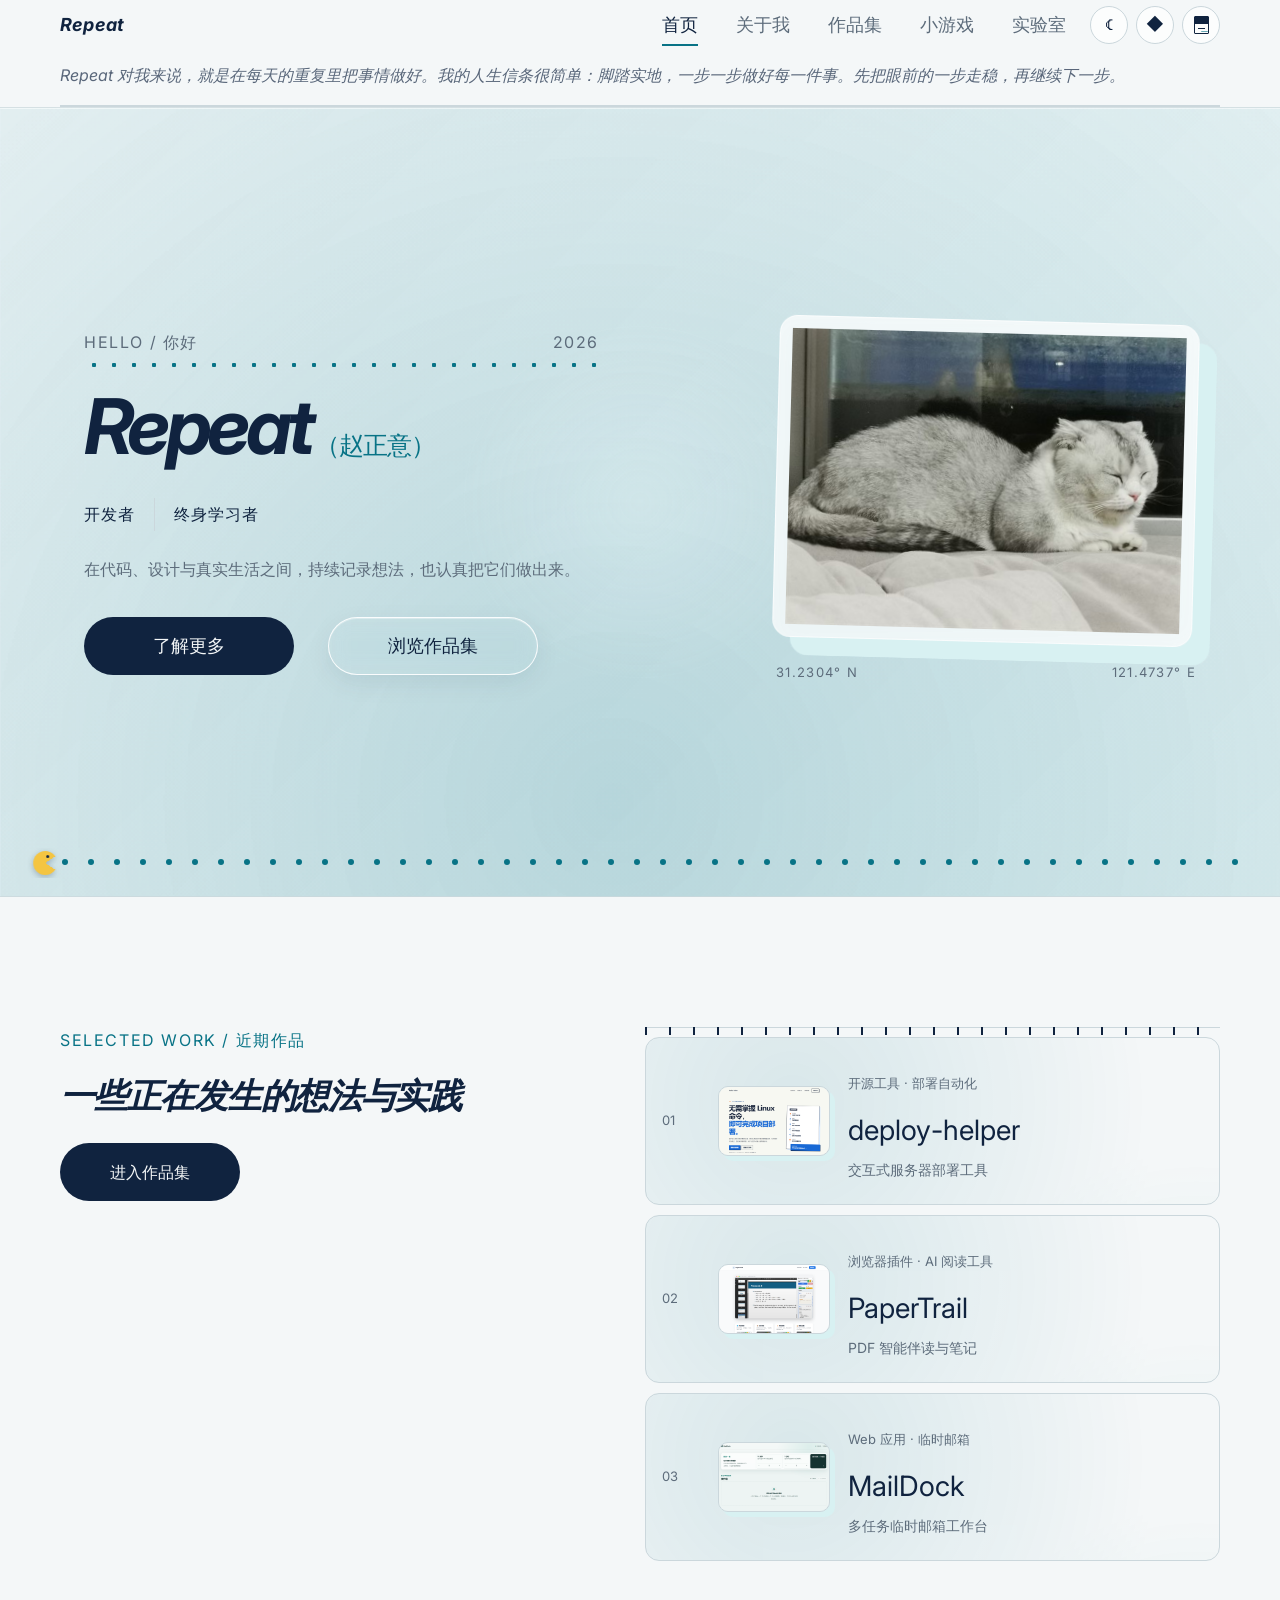
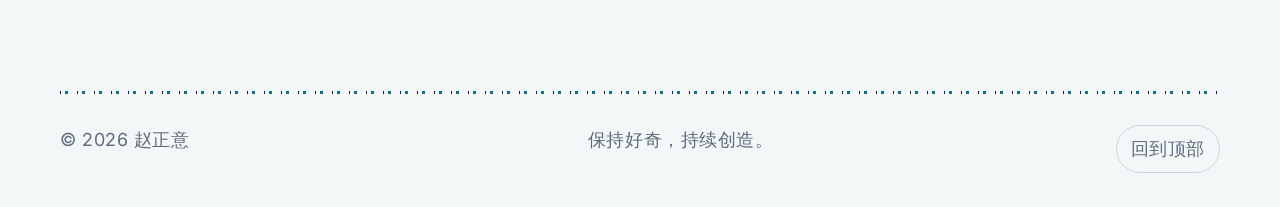
<file: index.html>
<!doctype html>
<html lang="zh-CN">
<head>
  <meta charset="utf-8">
  <meta name="viewport" content="width=device-width, initial-scale=1">
  <meta name="description" content="赵正意的个人网站，记录学习、创作与作品。">
  <title>赵正意｜个人网站</title>
  <script>(()=>{const root=document.documentElement;root.classList.add('js');let theme,abstractStyle,editorialStyle,legacyStyle;try{theme=localStorage.getItem('theme');abstractStyle=localStorage.getItem('abstract-style');editorialStyle=localStorage.getItem('editorial-style');legacyStyle=localStorage.getItem('site-style');}catch(error){}root.dataset.theme=theme||(matchMedia('(prefers-color-scheme: dark)').matches?'dark':'light');root.dataset.abstract=abstractStyle??String(legacyStyle==='abstract');root.dataset.editorial=editorialStyle??String(legacyStyle==='editorial');})();</script>
  <link rel="preconnect" href="https://fonts.googleapis.com">
  <link rel="preconnect" href="https://fonts.gstatic.com" crossorigin>
  <link href="https://fonts.googleapis.com/css2?family=Inter:wght@400;500;600;700&amp;display=swap" rel="stylesheet">
  <link rel="stylesheet" href="assets/css/style.css?v=20260902.2">
  <link rel="icon" href="images/life-avatar-favicon.jpg" type="image/jpeg">
</head>
<body class="home-page">
  <a class="skip-link" href="#main">跳到主要内容</a>
  <header class="site-header">
    <a class="brand" href="index.html" aria-label="返回首页">
      <span class="brand-mark">Repeat</span>
    </a>
    <div class="header-actions">
      <nav id="site-nav" class="site-nav" aria-label="主导航">
        <a class="active" href="index.html" aria-current="page">首页</a>
        <a href="about.html">关于我</a>
        <a href="portfolio.html">作品集</a>
        <a href="game.html">小游戏</a>
        <a href="lab.html">实验室</a>
      </nav>
      <div class="display-controls" role="group" aria-label="显示设置">
        <button class="theme-toggle" type="button" aria-label="切换深色模式" aria-pressed="false"><span aria-hidden="true">☾</span></button>
        <button class="style-toggle" type="button" aria-label="切换抽象派风格" aria-pressed="false" title="切换抽象派风格"><span aria-hidden="true">◆</span></button>
        <button class="editorial-toggle" type="button" aria-label="切换照片编辑风格" aria-pressed="false" title="切换照片编辑风格"><span class="editorial-glyph" aria-hidden="true"></span></button>
      </div>
      <button class="menu-button" type="button" aria-expanded="false" aria-controls="site-nav">菜单</button>
    </div>
    <p class="header-manifesto">Repeat 对我来说，就是在每天的重复里把事情做好。我的人生信条很简单：脚踏实地，一步一步做好每一件事。先把眼前的一步走稳，再继续下一步。</p>
  </header>

  <main id="main">
    <section class="hero section-shell" aria-labelledby="hero-title">
      <div class="hero-copy reveal">
        <p class="eyebrow"><span>HELLO / 你好</span><span>2026</span></p>
        <h1 id="hero-title"><span class="hero-repeat">Repeat</span><span class="hero-name">（赵正意）</span></h1>
        <div class="role-list" aria-label="个人关键词">
          <span>开发者</span><span>终身学习者</span>
        </div>
        <p class="hero-intro">在代码、设计与真实生活之间，持续记录想法，也认真把它们做出来。</p>
        <div class="hero-actions">
          <a class="button button-primary" href="about.html" data-magnetic><span class="magnetic-label">了解更多</span></a>
          <a class="text-link" href="portfolio.html" data-magnetic><span class="magnetic-label">浏览作品集</span></a>
        </div>
      </div>

      <div class="hero-portrait reveal" data-delay="1">
        <div class="portrait-frame">
          <img class="life-photo" src="images/life-avatar-640.jpg" srcset="images/life-avatar-640.jpg 640w, images/life-avatar-1080.jpg 1080w" sizes="(max-width: 568px) calc(100vw - 48px), (max-width: 800px) 520px, 420px" width="640" height="480" alt="赵正意的生活头像" fetchpriority="high">
        </div>
        <div class="coordinate" aria-hidden="true">
          <span>31.2304° N</span><span>121.4737° E</span>
        </div>
      </div>

      <div class="journey-line" aria-hidden="true"><span class="journey-pacman"></span></div>
    </section>

    <section class="home-projects section-shell" aria-labelledby="projects-title">
      <div class="section-heading reveal">
        <p class="section-kicker">SELECTED WORK / 近期作品</p>
        <h2 id="projects-title">一些正在发生的想法与实践</h2>
        <a class="button button-primary project-archive-link" href="portfolio.html" data-magnetic><span class="magnetic-label">进入作品集</span></a>
      </div>

      <div class="project-preview reveal" data-delay="1">
        <a class="preview-card preview-card-main" href="https://deploy-helper-zeta.vercel.app/" target="_blank" rel="noreferrer">
          <span class="preview-index">01</span>
          <img class="preview-thumbnail" src="images/projects/deploy-helper.png" width="1440" height="900" alt="deploy-helper 网站缩略图" loading="lazy" decoding="async">
          <div>
            <p>开源工具 · 部署自动化</p>
            <h3>deploy-helper</h3>
            <span>交互式服务器部署工具</span>
          </div>
        </a>
        <a class="preview-card" href="https://papertrail-virid.vercel.app/" target="_blank" rel="noreferrer">
          <span class="preview-index">02</span>
          <img class="preview-thumbnail" src="images/projects/papertrail.png" width="1440" height="900" alt="PaperTrail 网站缩略图" loading="lazy" decoding="async">
          <div><p>浏览器插件 · AI 阅读工具</p><h3>PaperTrail</h3><span>PDF 智能伴读与笔记</span></div>
        </a>
        <a class="preview-card" href="https://maildock-liard.vercel.app/" target="_blank" rel="noreferrer">
          <span class="preview-index">03</span>
          <img class="preview-thumbnail" src="images/projects/maildock.png" width="1440" height="900" alt="MailDock 网站缩略图" loading="lazy" decoding="async">
          <div><p>Web 应用 · 临时邮箱</p><h3>MailDock</h3><span>多任务临时邮箱工作台</span></div>
        </a>
      </div>
    </section>
  </main>

  <footer class="site-footer section-shell">
    <p>© <span data-year></span> 赵正意</p>
    <p>保持好奇，持续创造。</p>
    <a href="#main">回到顶部</a>
  </footer>
  <script src="assets/js/main.js?v=20260830.1"></script>
</body>
</html>
</file>
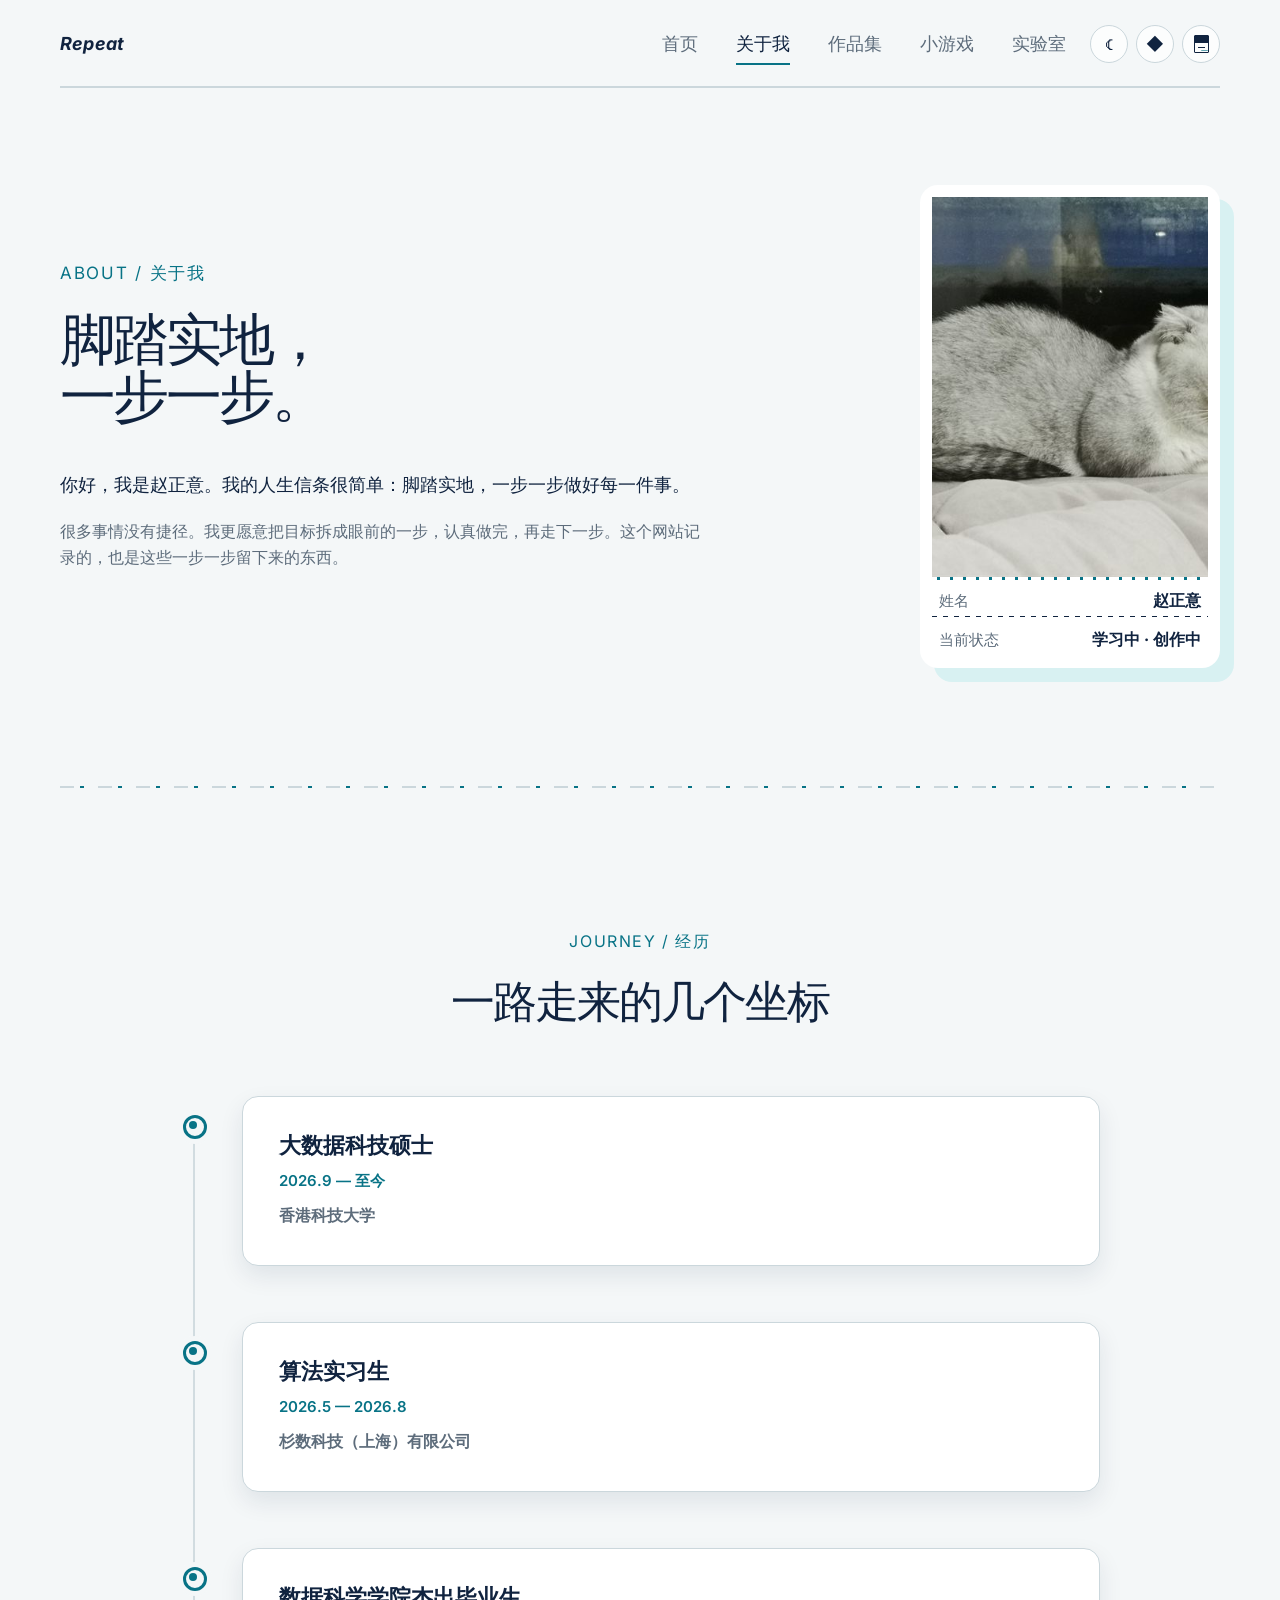
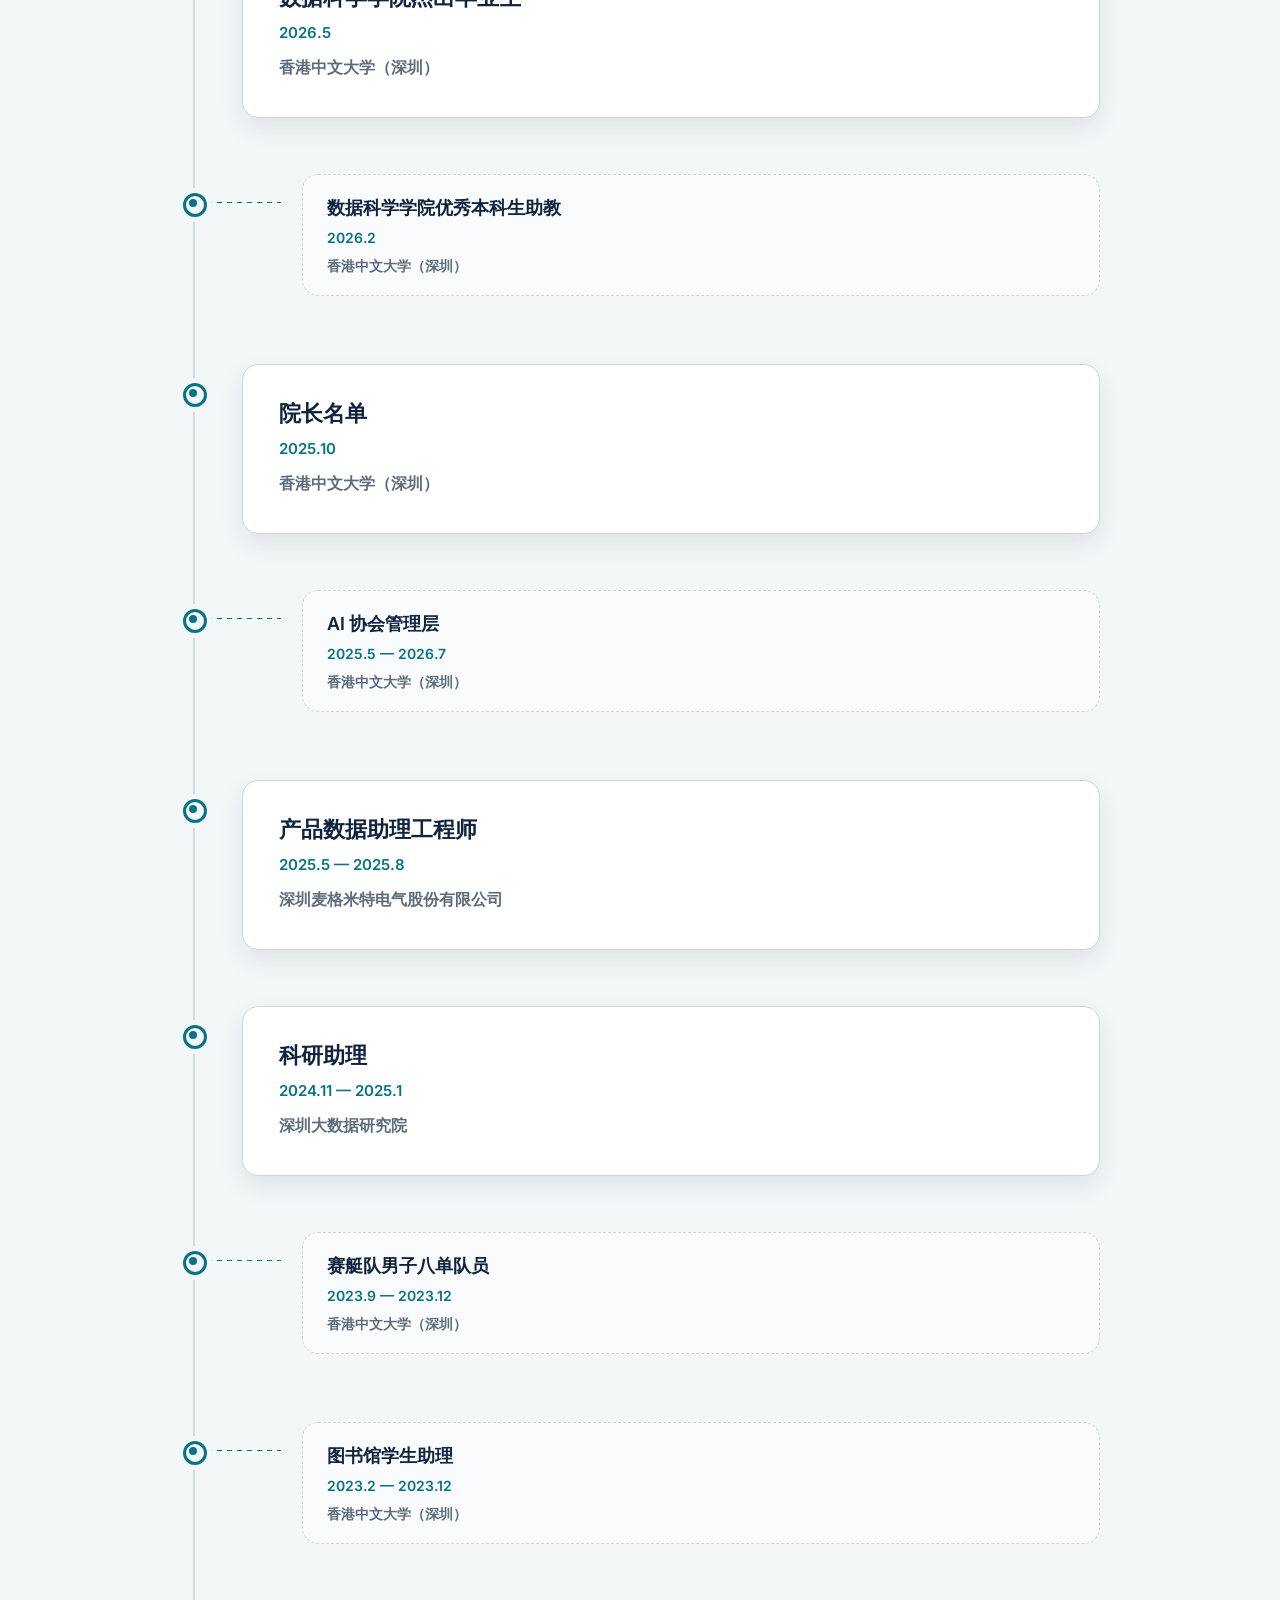
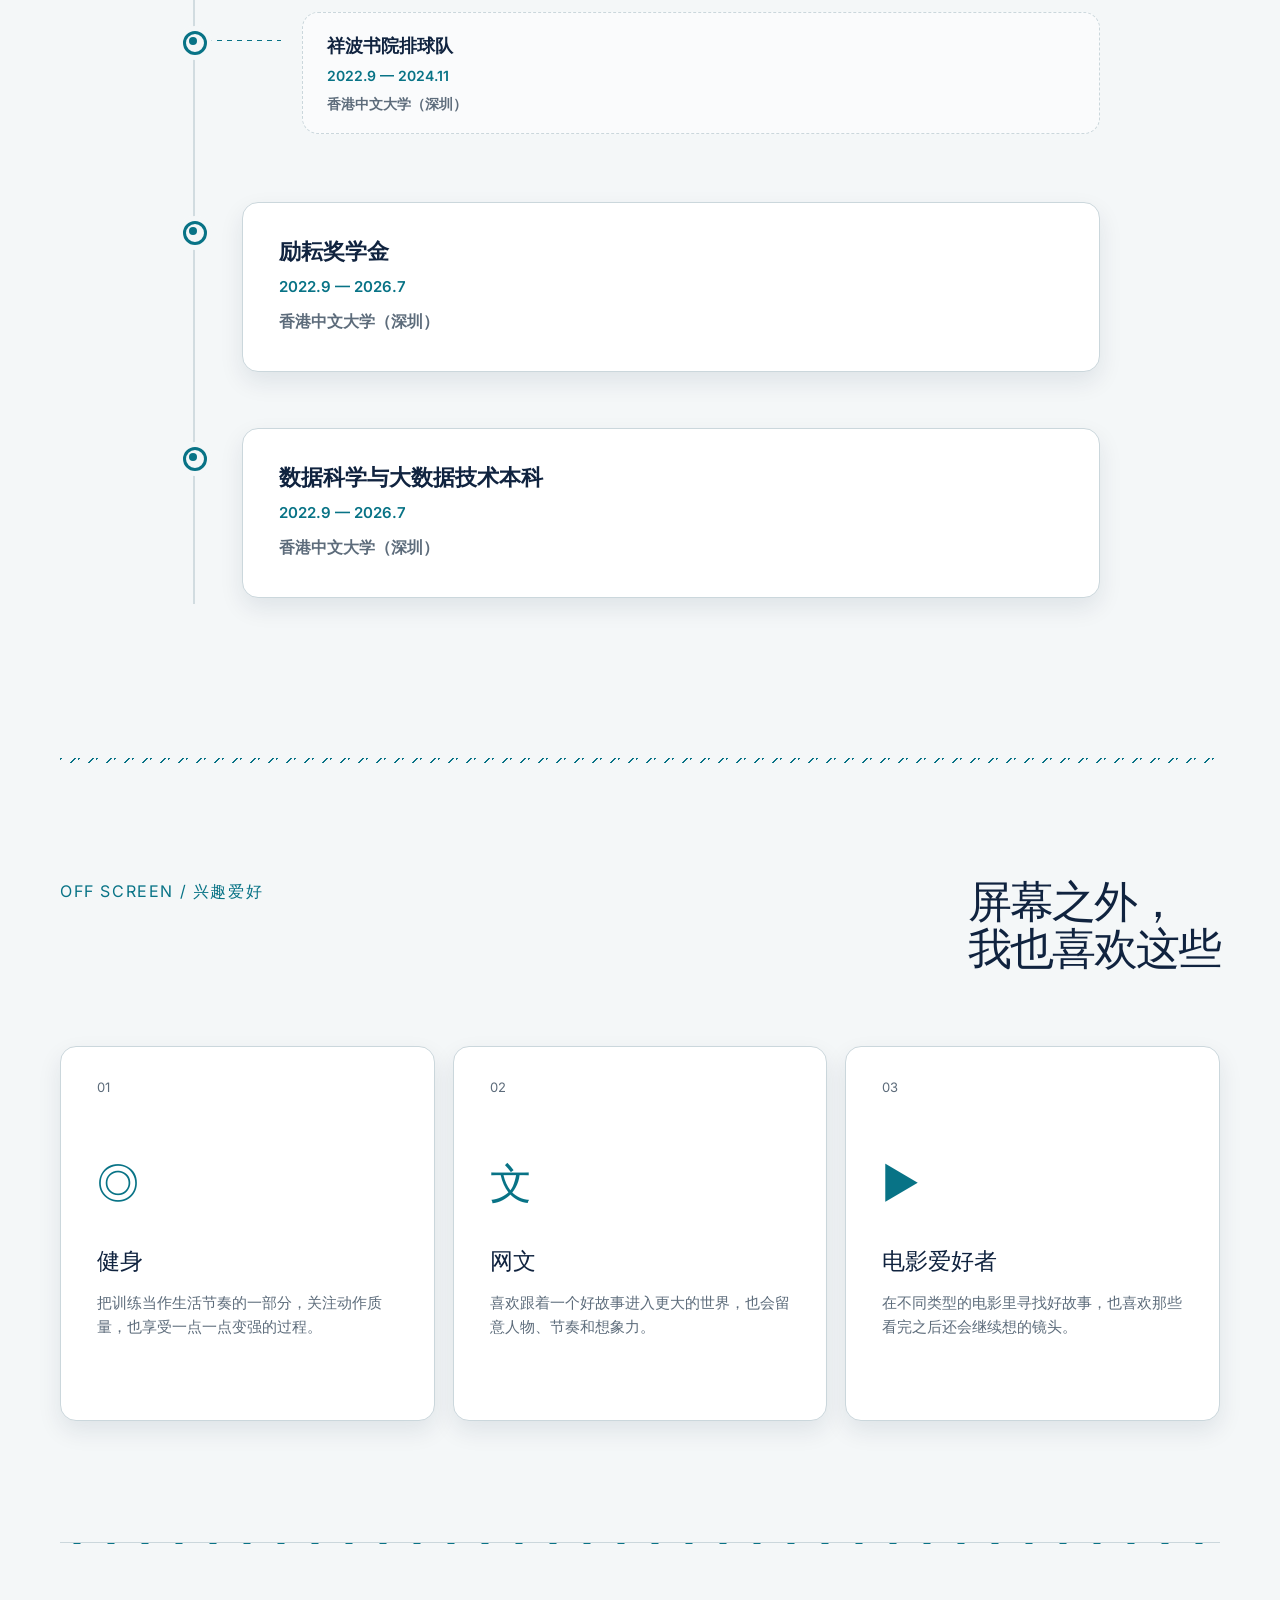
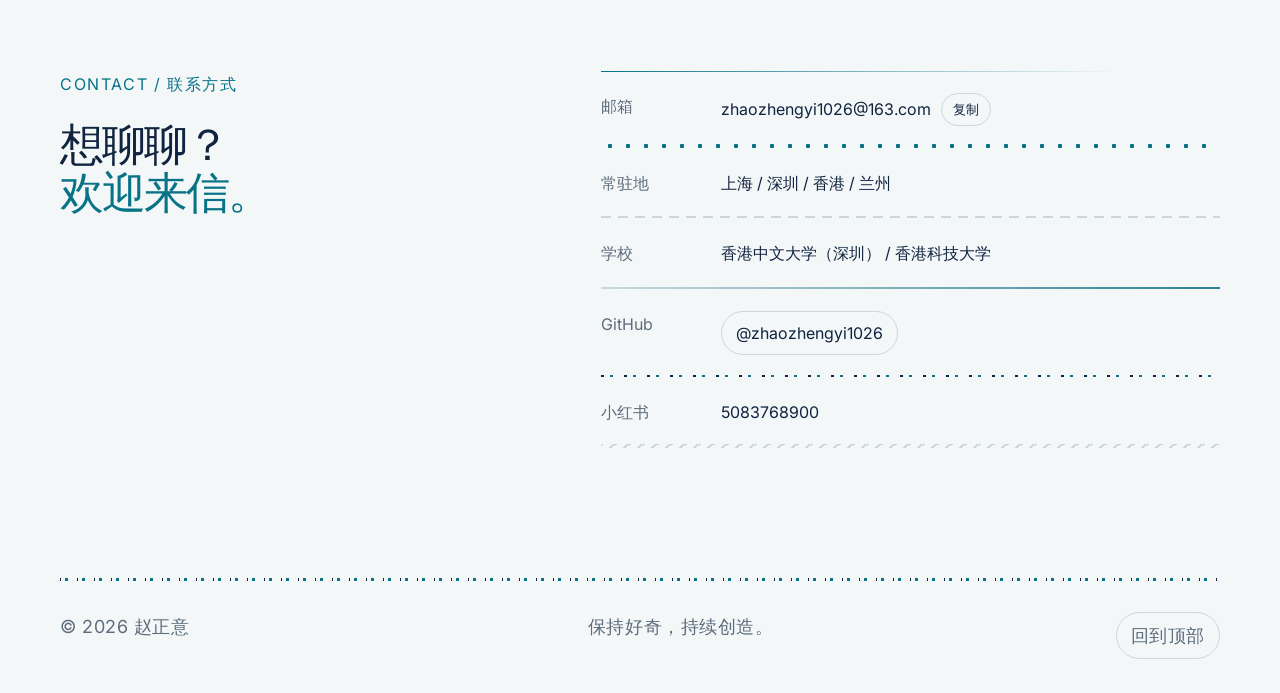
<file: about.html>
<!doctype html>
<html lang="zh-CN">
<head>
  <meta charset="utf-8">
  <meta name="viewport" content="width=device-width, initial-scale=1">
  <meta name="description" content="了解赵正意的简介、经历、兴趣与联系方式。">
  <title>关于我｜赵正意</title>
  <script>(()=>{const root=document.documentElement;root.classList.add('js');let theme,abstractStyle,editorialStyle,legacyStyle;try{theme=localStorage.getItem('theme');abstractStyle=localStorage.getItem('abstract-style');editorialStyle=localStorage.getItem('editorial-style');legacyStyle=localStorage.getItem('site-style');}catch(error){}root.dataset.theme=theme||(matchMedia('(prefers-color-scheme: dark)').matches?'dark':'light');root.dataset.abstract=abstractStyle??String(legacyStyle==='abstract');root.dataset.editorial=editorialStyle??String(legacyStyle==='editorial');})();</script>
  <link rel="preconnect" href="https://fonts.googleapis.com">
  <link rel="preconnect" href="https://fonts.gstatic.com" crossorigin>
  <link href="https://fonts.googleapis.com/css2?family=Inter:wght@400;500;600;700&amp;display=swap" rel="stylesheet">
  <link rel="stylesheet" href="assets/css/style.css?v=20260902.2">
  <link rel="icon" href="images/life-avatar-favicon.jpg" type="image/jpeg">
</head>
<body>
  <a class="skip-link" href="#main">跳到主要内容</a>
  <header class="site-header">
    <a class="brand" href="index.html" aria-label="返回首页"><span class="brand-mark">Repeat</span></a>
    <div class="header-actions">
      <nav id="site-nav" class="site-nav" aria-label="主导航">
        <a href="index.html">首页</a><a class="active" href="about.html" aria-current="page">关于我</a><a href="portfolio.html">作品集</a><a href="game.html">小游戏</a><a href="lab.html">实验室</a>
      </nav>
      <div class="display-controls" role="group" aria-label="显示设置">
        <button class="theme-toggle" type="button" aria-label="切换深色模式" aria-pressed="false"><span aria-hidden="true">☾</span></button>
        <button class="style-toggle" type="button" aria-label="切换抽象派风格" aria-pressed="false" title="切换抽象派风格"><span aria-hidden="true">◆</span></button>
        <button class="editorial-toggle" type="button" aria-label="切换照片编辑风格" aria-pressed="false" title="切换照片编辑风格"><span class="editorial-glyph" aria-hidden="true"></span></button>
      </div>
      <button class="menu-button" type="button" aria-expanded="false" aria-controls="site-nav">菜单</button>
    </div>
  </header>

  <main id="main">
    <section class="about-hero section-shell">
      <div class="about-statement reveal">
        <p class="section-kicker">ABOUT / 关于我</p>
        <h1>脚踏实地，<br>一步一步。</h1>
        <p class="lead">你好，我是赵正意。我的人生信条很简单：脚踏实地，一步一步做好每一件事。</p>
        <p>很多事情没有捷径。我更愿意把目标拆成眼前的一步，认真做完，再走下一步。这个网站记录的，也是这些一步一步留下来的东西。</p>
      </div>
      <aside class="profile-card reveal" data-delay="1">
        <img class="life-photo" src="images/life-avatar-640.jpg" srcset="images/life-avatar-640.jpg 640w, images/life-avatar-1080.jpg 1080w" sizes="(max-width: 568px) 82vw, 300px" width="640" height="480" alt="赵正意的生活照" decoding="async">
        <div><p>姓名</p><strong>赵正意</strong></div>
        <div><p>当前状态</p><strong>学习中 · 创作中</strong></div>
      </aside>
    </section>

    <section class="timeline-section section-shell" aria-labelledby="timeline-title">
      <div class="sticky-heading">
        <p class="section-kicker">JOURNEY / 经历</p>
        <h2 id="timeline-title">一路走来的几个坐标</h2>
      </div>
      <ol class="timeline">
        <li class="timeline-item reveal">
          <article class="timeline-card">
            <h3>大数据科技硕士</h3>
            <time datetime="2026-09">2026.9 — 至今</time>
            <p>香港科技大学</p>
          </article>
        </li>
        <li class="timeline-item reveal">
          <article class="timeline-card">
            <h3>算法实习生</h3>
            <time datetime="2026-05">2026.5 — 2026.8</time>
            <p>杉数科技（上海）有限公司</p>
          </article>
        </li>
        <li class="timeline-item reveal">
          <article class="timeline-card">
            <h3>数据科学学院杰出毕业生</h3>
            <time datetime="2026-05">2026.5</time>
            <p>香港中文大学（深圳）</p>
          </article>
        </li>
        <li class="timeline-item timeline-item-compact reveal">
          <article class="timeline-card">
            <h3>数据科学学院优秀本科生助教</h3>
            <time datetime="2026-02">2026.2</time>
            <p>香港中文大学（深圳）</p>
          </article>
        </li>
        <li class="timeline-item reveal">
          <article class="timeline-card">
            <h3>院长名单</h3>
            <time datetime="2025-10">2025.10</time>
            <p>香港中文大学（深圳）</p>
          </article>
        </li>
        <li class="timeline-item timeline-item-compact reveal">
          <article class="timeline-card">
            <h3>AI 协会管理层</h3>
            <time datetime="2025-05">2025.5 — 2026.7</time>
            <p>香港中文大学（深圳）</p>
          </article>
        </li>
        <li class="timeline-item reveal">
          <article class="timeline-card">
            <h3>产品数据助理工程师</h3>
            <time datetime="2025-05">2025.5 — 2025.8</time>
            <p>深圳麦格米特电气股份有限公司</p>
          </article>
        </li>
        <li class="timeline-item reveal">
          <article class="timeline-card">
            <h3>科研助理</h3>
            <time datetime="2024-11">2024.11 — 2025.1</time>
            <p>深圳大数据研究院</p>
          </article>
        </li>
        <li class="timeline-item timeline-item-compact reveal">
          <article class="timeline-card">
            <h3>赛艇队男子八单队员</h3>
            <time datetime="2023-09">2023.9 — 2023.12</time>
            <p>香港中文大学（深圳）</p>
          </article>
        </li>
        <li class="timeline-item timeline-item-compact reveal">
          <article class="timeline-card">
            <h3>图书馆学生助理</h3>
            <time datetime="2023-02">2023.2 — 2023.12</time>
            <p>香港中文大学（深圳）</p>
          </article>
        </li>
        <li class="timeline-item timeline-item-compact reveal">
          <article class="timeline-card">
            <h3>祥波书院排球队</h3>
            <time datetime="2022-09">2022.9 — 2024.11</time>
            <p>香港中文大学（深圳）</p>
          </article>
        </li>
        <li class="timeline-item reveal">
          <article class="timeline-card">
            <h3>励耘奖学金</h3>
            <time datetime="2022-09">2022.9 — 2026.7</time>
            <p>香港中文大学（深圳）</p>
          </article>
        </li>
        <li class="timeline-item reveal">
          <article class="timeline-card">
            <h3>数据科学与大数据技术本科</h3>
            <time datetime="2022-09">2022.9 — 2026.7</time>
            <p>香港中文大学（深圳）</p>
          </article>
        </li>
      </ol>
    </section>

    <section class="interests section-shell" aria-labelledby="interests-title">
      <div class="section-heading reveal">
        <p class="section-kicker">OFF SCREEN / 兴趣爱好</p>
        <h2 id="interests-title">屏幕之外，<br>我也喜欢这些</h2>
      </div>
      <div class="interest-grid">
        <article class="interest-card reveal">
          <span>01</span><div class="interest-icon" aria-hidden="true">◎</div><h3>健身</h3>
          <p>把训练当作生活节奏的一部分，关注动作质量，也享受一点一点变强的过程。</p>
        </article>
        <article class="interest-card reveal" data-delay="1">
          <span>02</span><div class="interest-icon" aria-hidden="true">文</div><h3>网文</h3>
          <p>喜欢跟着一个好故事进入更大的世界，也会留意人物、节奏和想象力。</p>
        </article>
        <article class="interest-card reveal" data-delay="2">
          <span>03</span><div class="interest-icon" aria-hidden="true">▶</div><h3>电影爱好者</h3>
          <p>在不同类型的电影里寻找好故事，也喜欢那些看完之后还会继续想的镜头。</p>
        </article>
      </div>
    </section>

    <section class="contact section-shell" aria-labelledby="contact-title">
      <div class="contact-title reveal">
        <p class="section-kicker">CONTACT / 联系方式</p>
        <h2 id="contact-title">想聊聊？<br><span>欢迎来信。</span></h2>
      </div>
      <dl class="contact-list reveal" data-delay="1">
        <div><dt>邮箱</dt><dd><a href="mailto:zhaozhengyi1026@163.com">zhaozhengyi1026@163.com</a><button class="copy-button" type="button" data-copy="zhaozhengyi1026@163.com">复制</button></dd></div>
        <div><dt>常驻地</dt><dd>上海 / 深圳 / 香港 / 兰州</dd></div>
        <div><dt>学校</dt><dd>香港中文大学（深圳） / 香港科技大学</dd></div>
        <div><dt>GitHub</dt><dd><a class="contact-jump" href="https://github.com/zhaozhengyi1026" target="_blank" rel="noreferrer">@zhaozhengyi1026</a></dd></div>
        <div><dt>小红书</dt><dd>5083768900</dd></div>
      </dl>
    </section>
  </main>

  <footer class="site-footer section-shell"><p>© <span data-year></span> 赵正意</p><p>保持好奇，持续创造。</p><a href="#main">回到顶部</a></footer>
  <div class="toast" role="status" aria-live="polite"></div>
  <script src="assets/js/main.js?v=20260830.1"></script>
</body>
</html>
</file>
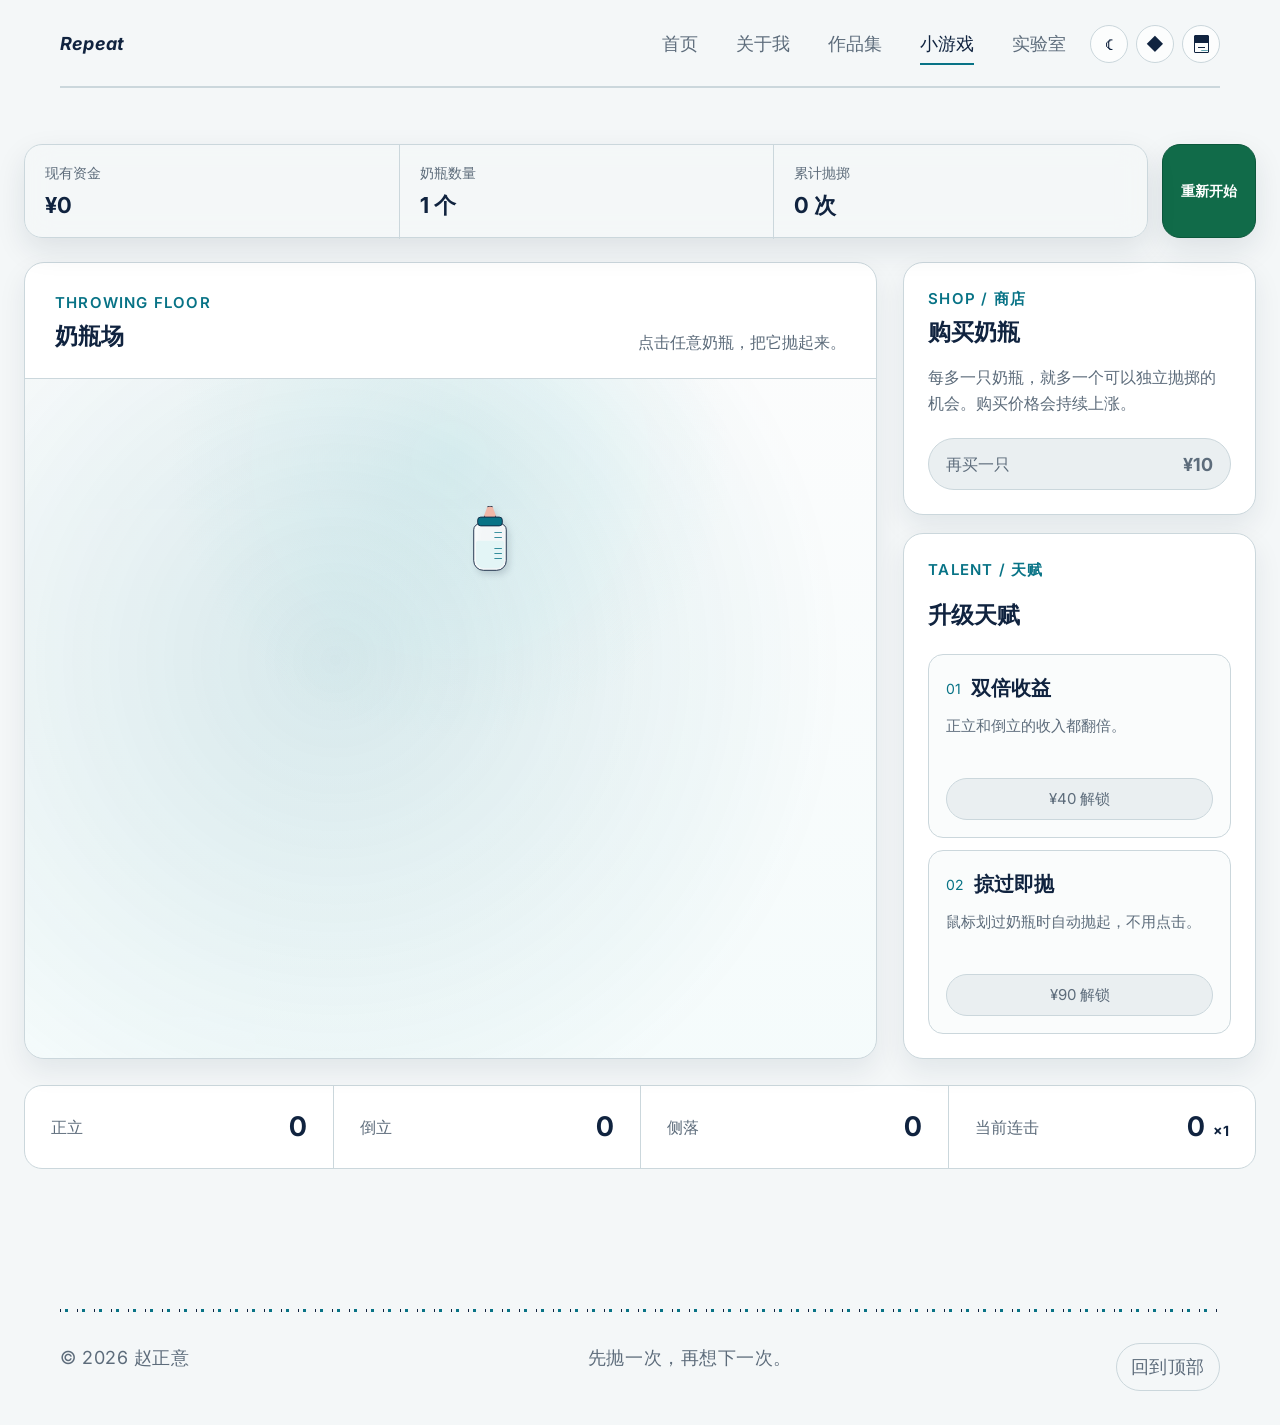
<file: game.html>
<!doctype html>
<html lang="zh-CN">
<head>
  <meta charset="utf-8">
  <meta name="viewport" content="width=device-width, initial-scale=1">
  <meta name="description" content="扔奶瓶小游戏：抛起奶瓶赚取金币，购买更多奶瓶并解锁天赋。">
  <title>扔奶瓶｜赵正意</title>
  <script>(()=>{const root=document.documentElement;root.classList.add('js');let theme,abstractStyle,editorialStyle,legacyStyle;try{theme=localStorage.getItem('theme');abstractStyle=localStorage.getItem('abstract-style');editorialStyle=localStorage.getItem('editorial-style');legacyStyle=localStorage.getItem('site-style');}catch(error){}root.dataset.theme=theme||(matchMedia('(prefers-color-scheme: dark)').matches?'dark':'light');root.dataset.abstract=abstractStyle??String(legacyStyle==='abstract');root.dataset.editorial=editorialStyle??String(legacyStyle==='editorial');})();</script>
  <link rel="preconnect" href="https://fonts.googleapis.com">
  <link rel="preconnect" href="https://fonts.gstatic.com" crossorigin>
  <link href="https://fonts.googleapis.com/css2?family=Inter:wght@400;500;600;700&amp;display=swap" rel="stylesheet">
  <link rel="stylesheet" href="assets/css/style.css?v=20260902.2">
  <link rel="icon" href="images/life-avatar-favicon.jpg" type="image/jpeg">
</head>
<body class="game-page">
  <a class="skip-link" href="#main">跳到主要内容</a>
  <header class="site-header">
    <a class="brand" href="index.html" aria-label="返回首页"><span class="brand-mark">Repeat</span></a>
    <div class="header-actions">
      <nav id="site-nav" class="site-nav" aria-label="主导航"><a href="index.html">首页</a><a href="about.html">关于我</a><a href="portfolio.html">作品集</a><a class="active" href="game.html" aria-current="page">小游戏</a><a href="lab.html">实验室</a></nav>
      <div class="display-controls" role="group" aria-label="显示设置">
        <button class="theme-toggle" type="button" aria-label="切换深色模式" aria-pressed="false"><span aria-hidden="true">☾</span></button>
        <button class="style-toggle" type="button" aria-label="切换抽象派风格" aria-pressed="false" title="切换抽象派风格"><span aria-hidden="true">◆</span></button>
        <button class="editorial-toggle" type="button" aria-label="切换照片编辑风格" aria-pressed="false" title="切换照片编辑风格"><span class="editorial-glyph" aria-hidden="true"></span></button>
      </div>
      <button class="menu-button" type="button" aria-expanded="false" aria-controls="site-nav">菜单</button>
    </div>
  </header>

  <main id="main">
    <section class="game-shell section-shell" aria-label="扔奶瓶游戏区">
      <div class="game-toolbar">
        <div class="game-hud">
          <div><span>现有资金</span><strong>¥<span data-money>0</span></strong></div>
          <div><span>奶瓶数量</span><strong><span data-bottle-count>1</span> 个</strong></div>
          <div><span>累计抛掷</span><strong><span data-toss-count>0</span> 次</strong></div>
        </div>
        <button class="game-reset" type="button" data-reset-game>重新开始</button>
      </div>

      <div class="game-layout">
        <section class="bottle-zone" aria-labelledby="bottle-zone-title">
          <header>
            <div><p class="game-label">THROWING FLOOR</p><h2 id="bottle-zone-title">奶瓶场</h2></div>
            <p data-throw-hint>点击任意奶瓶，把它抛起来。</p>
          </header>
          <div class="bottle-stage" id="bottle-stage" aria-label="可抛掷的奶瓶"></div>
          <p class="game-announcement" id="game-announcement" role="status" aria-live="polite">准备好就抛一次。</p>
        </section>

        <aside class="game-sidebar" aria-label="商店和天赋">
          <section class="game-panel shop-panel">
            <p class="game-label">SHOP / 商店</p>
            <h2>购买奶瓶</h2>
            <p>每多一只奶瓶，就多一个可以独立抛掷的机会。购买价格会持续上涨。</p>
            <button class="game-buy-button" type="button" data-buy-bottle><span>再买一只</span><strong>¥<span data-bottle-price>10</span></strong></button>
          </section>

          <section class="game-panel talent-panel">
            <p class="game-label">TALENT / 天赋</p>
            <h2>升级天赋</h2>
            <article class="talent-card" data-talent-card="double">
              <div><span>01</span><h3>双倍收益</h3></div>
              <p>正立和倒立的收入都翻倍。</p>
              <button type="button" data-buy-talent="double">¥40 解锁</button>
            </article>
            <article class="talent-card" data-talent-card="hover">
              <div><span>02</span><h3>掠过即抛</h3></div>
              <p>鼠标划过奶瓶时自动抛起，不用点击。</p>
              <button type="button" data-buy-talent="hover">¥90 解锁</button>
            </article>
          </section>
        </aside>
      </div>

      <section class="game-stats" aria-label="落地统计">
        <div><span>正立</span><strong data-upright-count>0</strong></div>
        <div><span>倒立</span><strong data-inverted-count>0</strong></div>
        <div><span>侧落</span><strong data-side-count>0</strong></div>
        <div class="combo-stat" data-combo-stat data-tier="0"><span>当前连击</span><strong><span data-combo-count>0</span><small data-combo-multiplier>×1</small></strong></div>
      </section>
    </section>
  </main>

  <footer class="site-footer section-shell"><p>© <span data-year></span> 赵正意</p><p>先抛一次，再想下一次。</p><a href="#main">回到顶部</a></footer>
  <div class="toast game-toast" role="status" aria-live="polite" aria-atomic="true"></div>
  <script src="assets/js/main.js?v=20260830.1"></script>
  <script src="assets/js/game.js?v=20260826.2"></script>
</body>
</html>
</file>
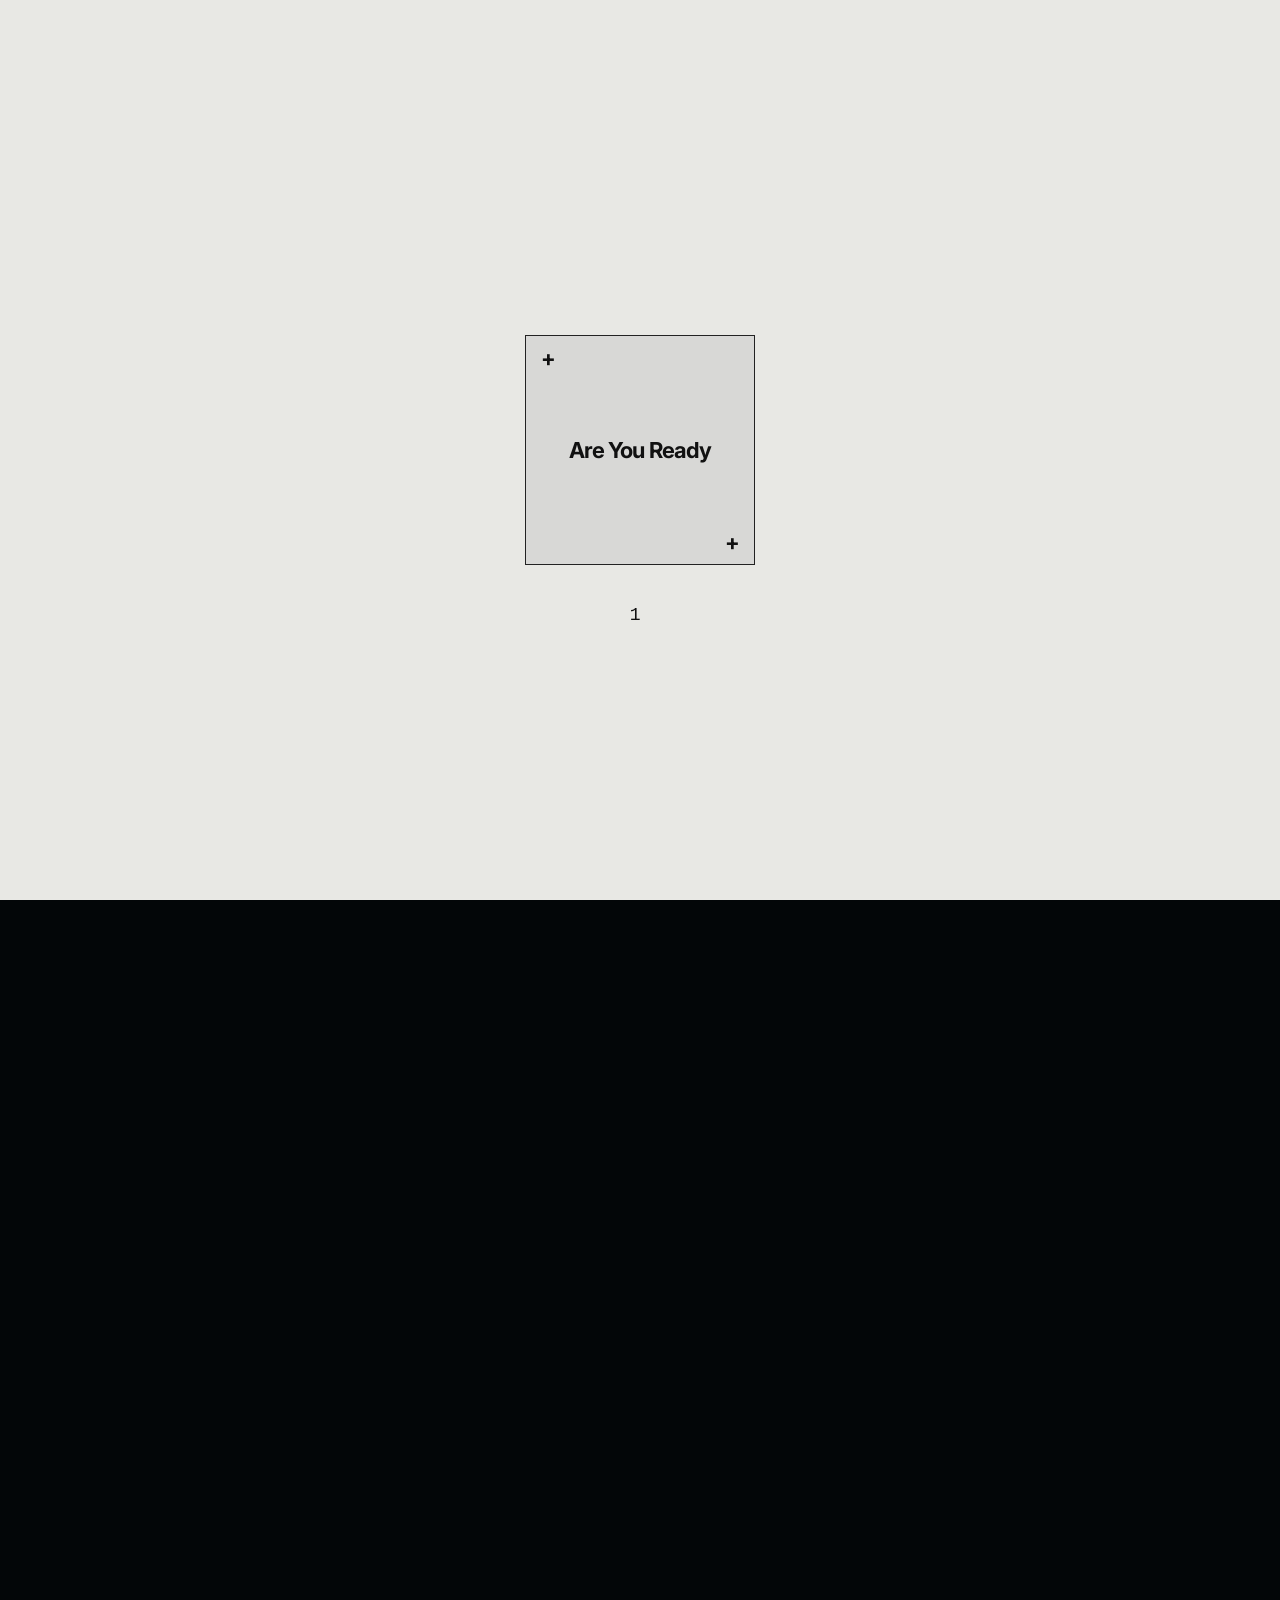
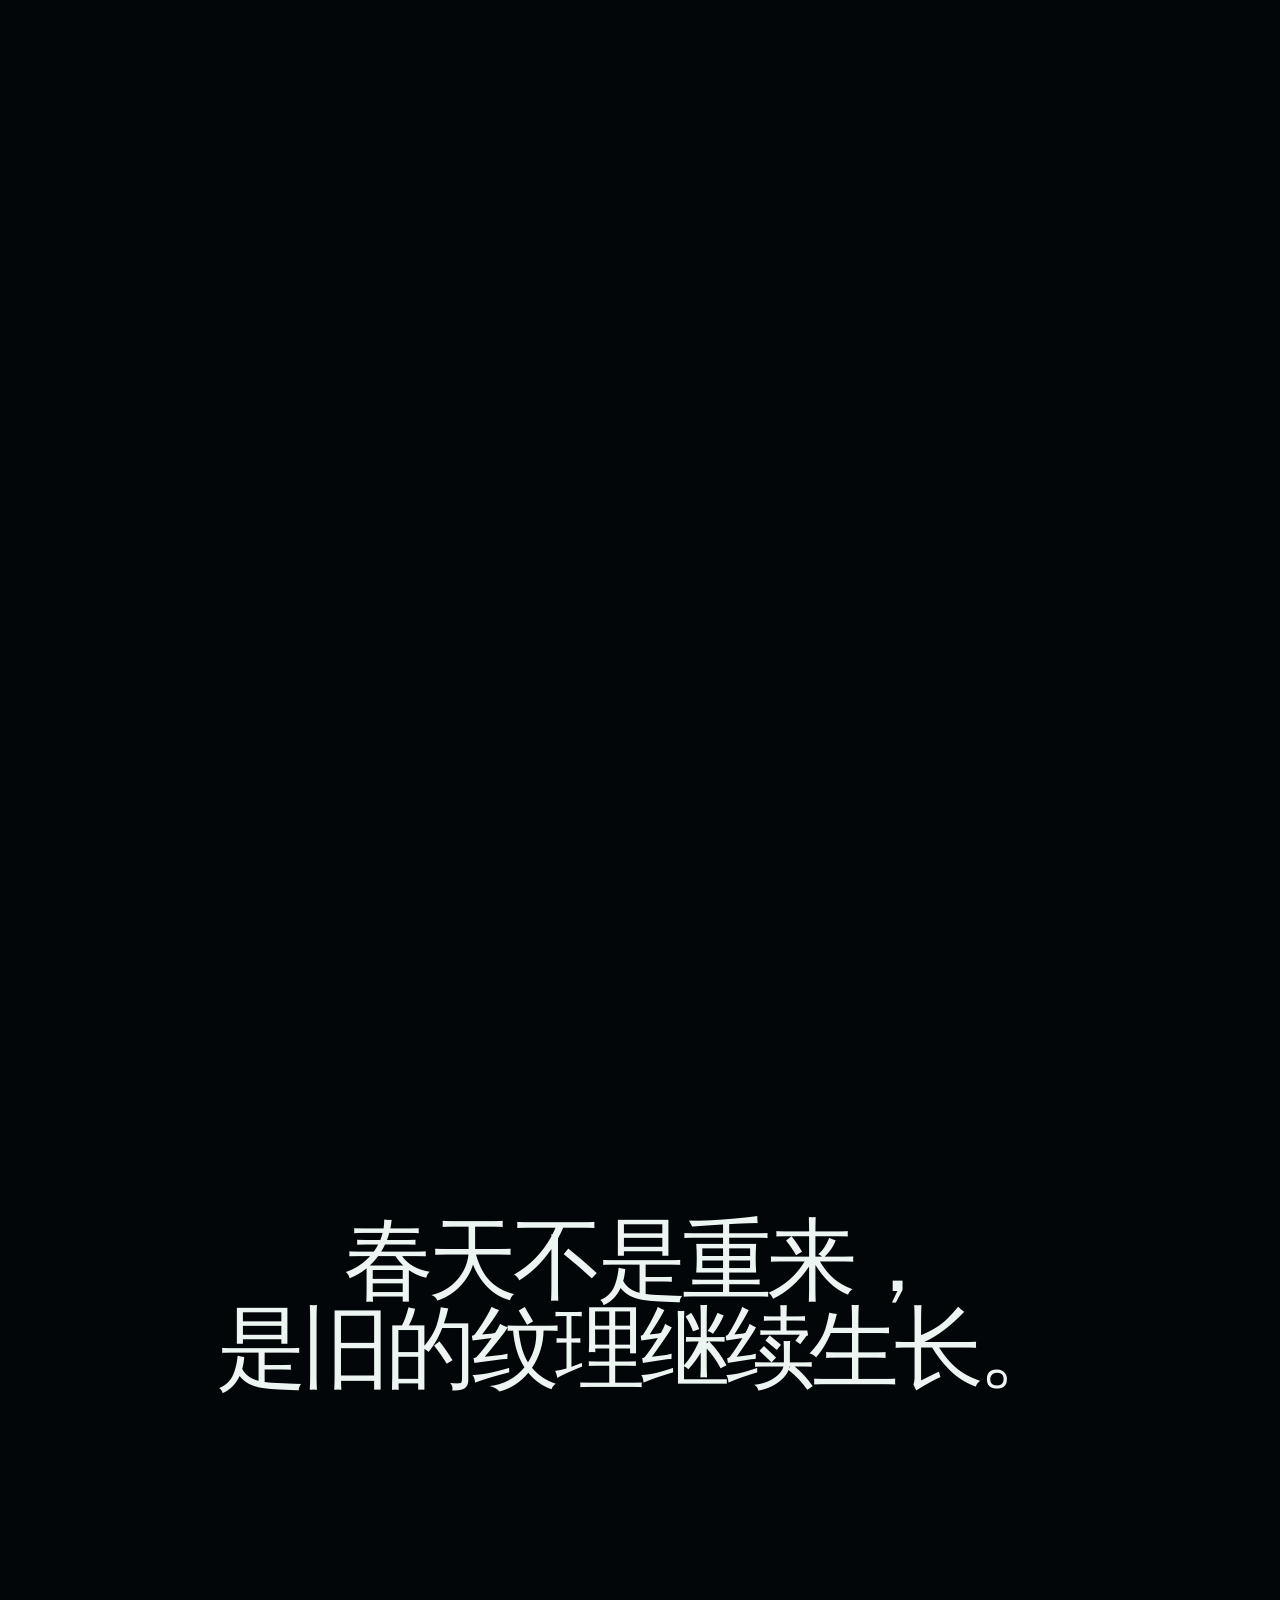
<file: lab-rebirth.html>
<!doctype html>
<html lang="zh-CN">
<head>
  <meta charset="utf-8">
  <meta name="viewport" content="width=device-width, initial-scale=1">
  <meta name="description" content="枯木逢春的沉浸式图像揭示实验。">
  <title>枯木逢春｜实验室</title>
  <link rel="preconnect" href="https://fonts.googleapis.com">
  <link rel="preconnect" href="https://fonts.gstatic.com" crossorigin>
  <link href="https://fonts.googleapis.com/css2?family=Inter:wght@400;500;600;700;800&amp;display=swap" rel="stylesheet">
  <link rel="stylesheet" href="assets/css/immersive-lab.css?v=20260902.5">
  <link rel="icon" href="images/life-avatar-favicon.jpg" type="image/jpeg">
</head>
<body class="experiment-page rebirth-page">
  <div class="experiment-loader" aria-hidden="true"><div class="loader-box"><span class="loader-name">Are You Ready</span></div><span class="loader-count">3</span></div>
  <header class="experiment-nav"><a class="experiment-brand" href="lab.html">Repeat/Lab</a><nav aria-label="实验导航"><a class="experiment-return" href="lab.html">返回实验室</a></nav></header>
  <main>
    <section class="scroll-experiment" data-rebirth-stage>
      <div class="experiment-scene rebirth-scene">
        <img class="rebirth-image rebirth-dry" src="lab-experiments/assets/dry-wood.jpg" alt="尚未生长苔藓的枯木">
        <div class="rebirth-reveal"><img class="rebirth-image rebirth-spring" src="lab-experiments/assets/spring-wood.jpg" alt="长出苔藓与花朵的枯木"></div>
        <div class="growth-glow" aria-hidden="true"></div><div class="rebirth-handle" aria-hidden="true"></div><div class="seed-field" aria-hidden="true"></div><div class="scene-vignette" aria-hidden="true"></div><div class="scene-noise" aria-hidden="true"></div>
        <div class="scene-copy"><p class="scene-kicker">02 / Seasonal reveal study</p><h1 class="scene-title">Again<small>枯木逢春</small></h1><p class="scene-note">滚动让新绿逐步生长，也可以直接在画面上移动指针，拨开季节的边界。</p></div>
        <div class="scroll-meter" aria-hidden="true"><span>EMBER</span><i></i><span>SPRING</span></div>
      </div>
    </section>
    <section class="experiment-outro"><div><p>春天不是重来，<br>是旧的纹理继续生长。</p></div></section>
  </main>
  <script src="assets/js/rebirth-experiment.js?v=20260902.4"></script>
</body>
</html>
</file>
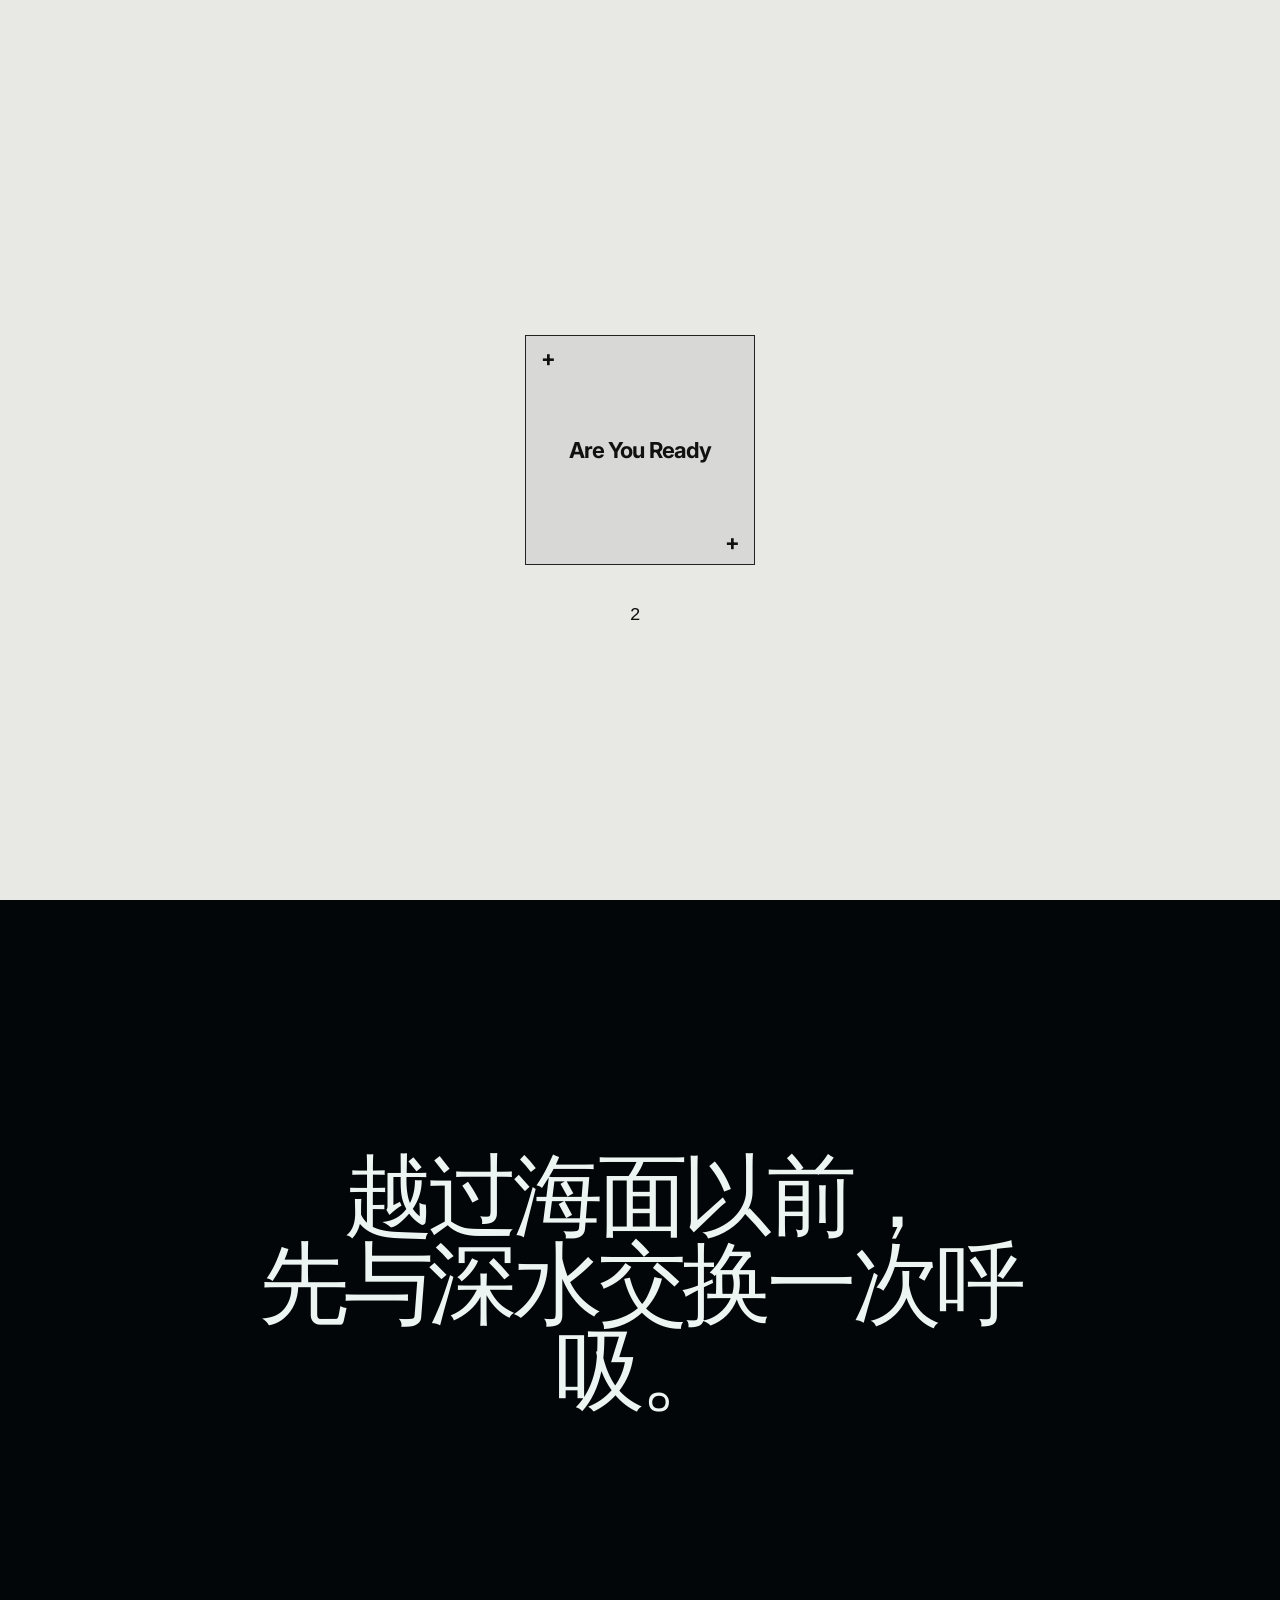
<file: lab-whale.html>
<!doctype html>
<html lang="zh-CN">
<head>
  <meta charset="utf-8">
  <meta name="viewport" content="width=device-width, initial-scale=1">
  <meta name="description" content="鲸鱼跃出水面的沉浸式滚动实验。">
  <title>鲸鱼跃水｜实验室</title>
  <link rel="preconnect" href="https://fonts.googleapis.com">
  <link rel="preconnect" href="https://fonts.gstatic.com" crossorigin>
  <link href="https://fonts.googleapis.com/css2?family=Inter:wght@400;500;600;700;800&amp;display=swap" rel="stylesheet">
  <link rel="stylesheet" href="assets/css/immersive-lab.css?v=20260902.7">
  <link rel="icon" href="images/life-avatar-favicon.jpg" type="image/jpeg">
</head>
<body class="experiment-page whale-page">
  <div class="experiment-loader" aria-hidden="true"><div class="loader-box"><span class="loader-name">Are You Ready</span></div><span class="loader-count">3</span></div>
  <header class="experiment-nav"><a class="experiment-brand" href="lab.html">Repeat/Lab</a><nav aria-label="实验导航"><a class="experiment-return" href="lab.html">返回实验室</a></nav></header>
  <main>
    <section class="scroll-experiment whale-experiment-static" data-whale-stage>
      <div class="experiment-scene whale-scene">
        <div class="whale-frame"><video class="whale-video" src="lab-experiments/assets/whale.mp4" poster="lab-experiments/assets/whale-focus.jpg" muted loop playsinline preload="auto"></video></div>
        <div class="ocean-glow" aria-hidden="true"></div><div class="waterline" aria-hidden="true"></div><div class="bubble-field" aria-hidden="true"></div><div class="scene-vignette" aria-hidden="true"></div><div class="scene-noise" aria-hidden="true"></div>
        <div class="scene-copy"><p class="scene-kicker">01 / Ocean movement study</p><h1 class="scene-title">Breach<small>鲸鱼跃出水面</small></h1><p class="scene-note">移动指针改变视线，点击海面留下一圈波纹。</p></div>
      </div>
    </section>
    <section class="experiment-outro"><div><p>越过海面以前，<br>先与深水交换一次呼吸。</p></div></section>
  </main>
  <script src="assets/js/whale-experiment.js?v=20260902.7"></script>
</body>
</html>
</file>
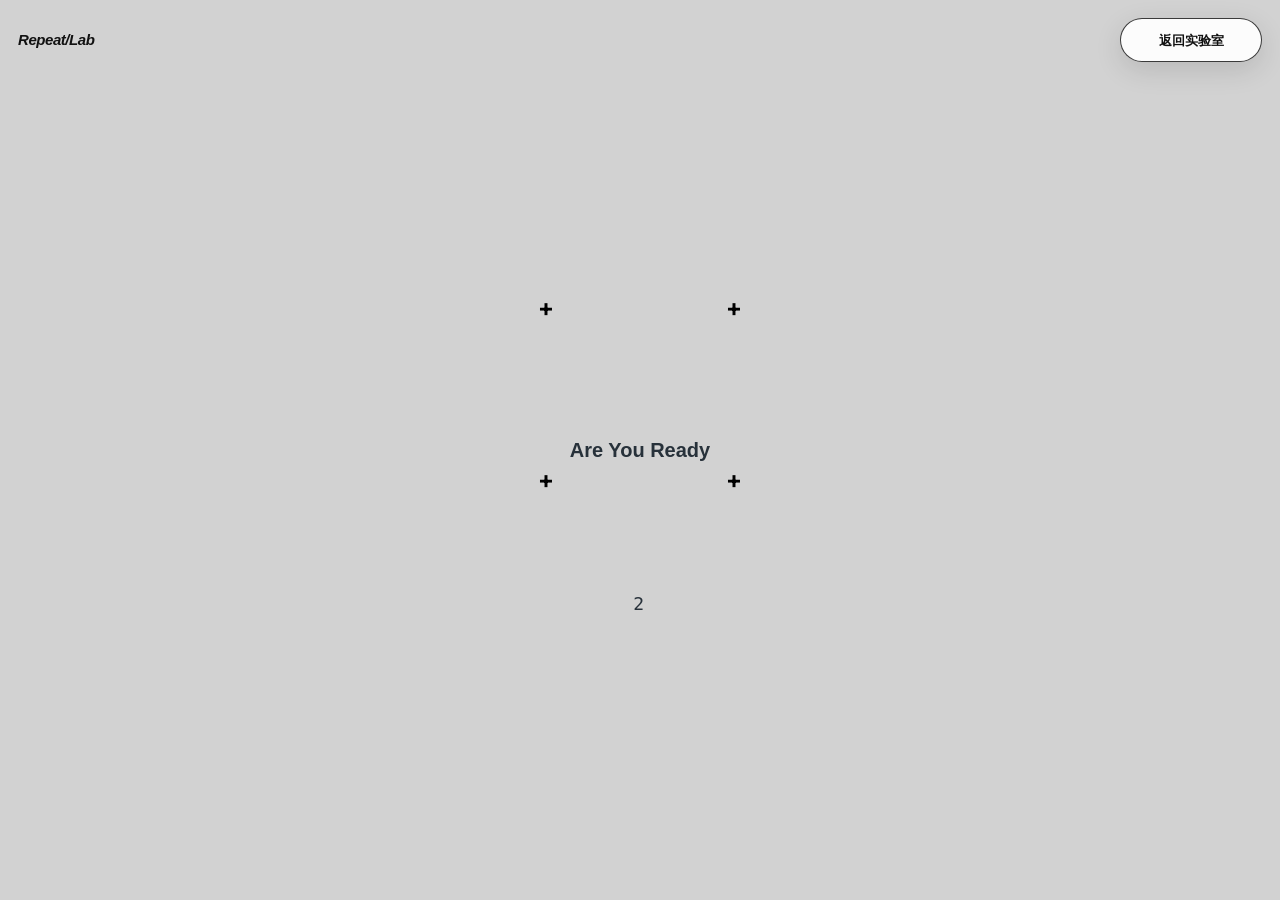
<file: lab-wolf.html>
<!doctype html>
<html lang="zh-CN">
<head>
  <meta charset="utf-8">
  <meta name="viewport" content="width=device-width, initial-scale=1">
  <meta name="description" content="保留完整 WebGL、拖拽与滚动效果的狼头互动实验。">
  <title>狼头｜实验室</title>
  <link rel="icon" href="images/life-avatar-favicon.jpg" type="image/jpeg">
  <style>
    html, body { width: 100%; height: 100%; margin: 0; overflow: hidden; background: #fff; }
    iframe { display: block; width: 100%; height: 100%; border: 0; }
    .wolf-brand { position: fixed; z-index: 40; top: 18px; left: 18px; display: inline-flex; align-items: center; min-height: 42px; color: #111; font: italic 750 15px/1 Arial, sans-serif; letter-spacing: -.03em; white-space: nowrap; pointer-events: none; }
    .wolf-countdown { position: fixed; z-index: 30; top: calc(50% + 145px); left: 50%; color: #27313a; font: 18px/1 ui-monospace, Consolas, monospace; letter-spacing: .16em; transform: translateX(-50%); transition: opacity .3s ease; }
    .wolf-ready { position: fixed; z-index: 30; top: 50%; left: 50%; color: #27313a; font: 700 20px/1 Arial, sans-serif; white-space: nowrap; transform: translate(-50%, -50%); transition: opacity .3s ease; }
    .wolf-countdown.is-done, .wolf-ready.is-done { opacity: 0; }
    .lab-return { position: fixed; z-index: 40; top: 18px; right: 18px; display: inline-flex; align-items: center; justify-content: center; min-width: 104px; height: 42px; padding: 0 18px; border: 1px solid rgba(17,17,17,.82); border-radius: 999px; color: #111; background: rgba(255,255,255,.92); box-shadow: 0 8px 28px rgba(0,0,0,.12); font: 600 13px/1 "Microsoft YaHei", sans-serif; text-decoration: none; white-space: nowrap; -webkit-font-smoothing: antialiased; transition: color .25s ease, background .25s ease, top .35s cubic-bezier(.22,1,.36,1), bottom .35s cubic-bezier(.22,1,.36,1), transform .25s ease; }
    .lab-return.is-at-bottom { top: auto; bottom: 18px; }
    .lab-return:hover { color: #fff; background: #111; transform: translateY(-2px); }
    .lab-return:focus-visible { outline: 2px solid #fff; outline-offset: 3px; }
  </style>
</head>
<body>
  <iframe id="wolf-frame" src="lab-experiments/wolf/index.html" title="狼头互动实验" allow="autoplay; fullscreen"></iframe>
  <span class="wolf-brand" aria-label="Repeat Lab">Repeat/Lab</span>
  <a class="lab-return" href="lab.html">返回实验室</a>
  <span class="wolf-ready" aria-hidden="true">Are You Ready</span>
  <span class="wolf-countdown" aria-hidden="true">3</span>
  <script>
    const frame = document.querySelector('#wolf-frame');
    const wolfReady = document.querySelector('.wolf-ready');
    const wolfCountdown = document.querySelector('.wolf-countdown');
    const labReturn = document.querySelector('.lab-return');

    frame.addEventListener('load', () => {
      const frameDocument = frame.contentDocument;
      const root = frameDocument?.querySelector('#root');
      if (!frameDocument || !root) return;

      const cleanWolfPage = () => {
        frameDocument.querySelectorAll('header, #s1-cta').forEach((element) => {
          element.style.setProperty('display', 'none', 'important');
        });

        const globe = frameDocument.querySelector('svg.w-10.h-6');
        const infoCard = globe?.closest('div.flex.border');
        if (infoCard) infoCard.style.setProperty('display', 'none', 'important');

        frameDocument.querySelectorAll('a[href="/contact"]').forEach((anchor) => {
          anchor.style.setProperty('display', 'none', 'important');
        });

        const walker = frameDocument.createTreeWalker(root, frame.contentWindow.NodeFilter.SHOW_TEXT);
        const textNodes = [];
        while (walker.nextNode()) textNodes.push(walker.currentNode);
        textNodes.forEach((node) => {
          const text = node.nodeValue.trim();
          if (!text) return;
          const parent = node.parentElement;
          if (!parent) return;
          if (/^feylin$/i.test(text)) {
            node.nodeValue = '';
            return;
          }
          const keepLoader = text === '+';
          if (!keepLoader) node.nodeValue = '';
        });
      };

      const updateReturnPosition = () => {
        const scrollingElement = frameDocument.scrollingElement;
        if (!scrollingElement) return;
        const canScroll = scrollingElement.scrollHeight > frame.contentWindow.innerHeight + 120;
        const nearBottom = scrollingElement.scrollTop + frame.contentWindow.innerHeight >= scrollingElement.scrollHeight - 120;
        labReturn.classList.toggle('is-at-bottom', canScroll && nearBottom);
      };

      new MutationObserver(() => {
        cleanWolfPage();
        updateReturnPosition();
      }).observe(root, { childList: true, characterData: true, subtree: true });
      frame.contentWindow.addEventListener('scroll', updateReturnPosition, { passive: true });
      frame.contentWindow.addEventListener('resize', updateReturnPosition);
      cleanWolfPage();
      updateReturnPosition();
    });

    let remaining = 3;
    const countdownTimer = window.setInterval(() => {
      remaining -= 1;
      if (remaining > 0) {
        wolfCountdown.textContent = String(remaining);
        return;
      }
      window.clearInterval(countdownTimer);
      wolfReady.classList.add('is-done');
      wolfCountdown.classList.add('is-done');
    }, 1000);
  </script>
</body>
</html>
</file>
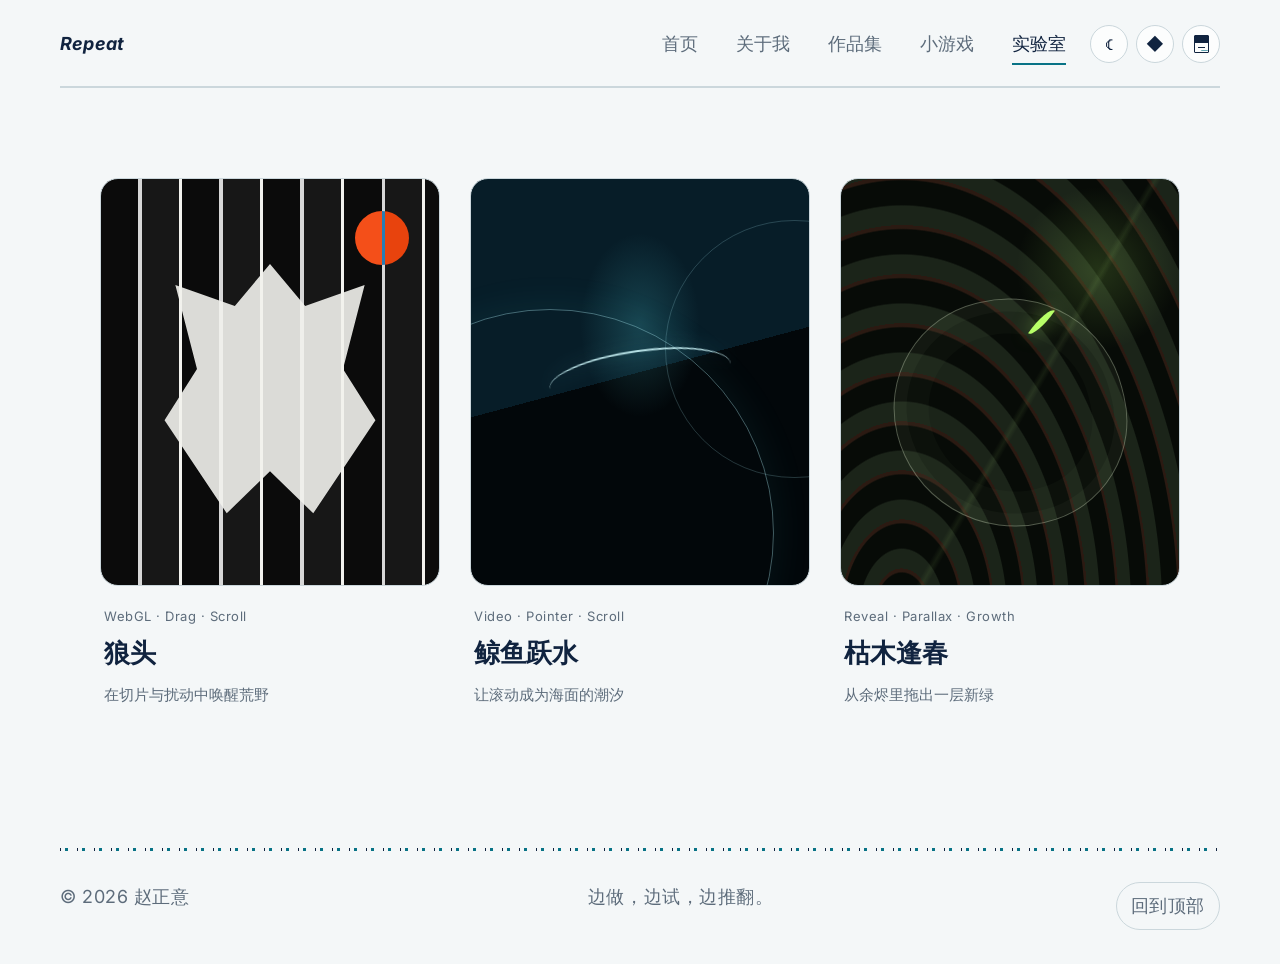
<file: lab.html>
<!doctype html>
<html lang="zh-CN">
<head>
  <meta charset="utf-8">
  <meta name="viewport" content="width=device-width, initial-scale=1">
  <meta name="description" content="赵正意的前端实验室，收录关于图像、运动与交互的页面实验。">
  <title>实验室｜赵正意</title>
  <script>(()=>{const root=document.documentElement;root.classList.add('js');let theme,abstractStyle,editorialStyle,legacyStyle;try{theme=localStorage.getItem('theme');abstractStyle=localStorage.getItem('abstract-style');editorialStyle=localStorage.getItem('editorial-style');legacyStyle=localStorage.getItem('site-style');}catch(error){}root.dataset.theme=theme||(matchMedia('(prefers-color-scheme: dark)').matches?'dark':'light');root.dataset.abstract=abstractStyle??String(legacyStyle==='abstract');root.dataset.editorial=editorialStyle??String(legacyStyle==='editorial');})();</script>
  <link rel="preconnect" href="https://fonts.googleapis.com">
  <link rel="preconnect" href="https://fonts.gstatic.com" crossorigin>
  <link href="https://fonts.googleapis.com/css2?family=Inter:wght@400;500;600;700&amp;display=swap" rel="stylesheet">
  <link rel="stylesheet" href="assets/css/style.css?v=20260902.3">
  <link rel="icon" href="images/life-avatar-favicon.jpg" type="image/jpeg">
</head>
<body class="lab-page">
  <a class="skip-link" href="#main">跳到主要内容</a>
  <header class="site-header">
    <a class="brand" href="index.html" aria-label="返回首页"><span class="brand-mark">Repeat</span></a>
    <div class="header-actions">
      <nav id="site-nav" class="site-nav" aria-label="主导航"><a href="index.html">首页</a><a href="about.html">关于我</a><a href="portfolio.html">作品集</a><a href="game.html">小游戏</a><a class="active" href="lab.html" aria-current="page">实验室</a></nav>
      <div class="display-controls" role="group" aria-label="显示设置">
        <button class="theme-toggle" type="button" aria-label="切换深色模式" aria-pressed="false"><span aria-hidden="true">☾</span></button>
        <button class="style-toggle" type="button" aria-label="切换抽象派风格" aria-pressed="false" title="切换抽象派风格"><span aria-hidden="true">◆</span></button>
        <button class="editorial-toggle" type="button" aria-label="切换照片编辑风格" aria-pressed="false" title="切换照片编辑风格"><span class="editorial-glyph" aria-hidden="true"></span></button>
      </div>
      <button class="menu-button" type="button" aria-expanded="false" aria-controls="site-nav">菜单</button>
    </div>
  </header>

  <main id="main" class="lab-main section-shell">
    <section class="experiment-grid" aria-label="前端实验列表">
      <a class="experiment-card reveal" href="lab-wolf.html">
        <div class="experiment-media wolf-preview" aria-hidden="true"><span class="wolf-moon"></span></div>
        <div class="experiment-meta"><p>WebGL · Drag · Scroll</p><h2>狼头</h2><span>在切片与扰动中唤醒荒野</span></div>
      </a>
      <a class="experiment-card reveal" data-delay="1" href="lab-whale.html">
        <div class="experiment-media whale-preview" aria-hidden="true"><span class="whale-signal"></span></div>
        <div class="experiment-meta"><p>Video · Pointer · Scroll</p><h2>鲸鱼跃水</h2><span>让滚动成为海面的潮汐</span></div>
      </a>
      <a class="experiment-card reveal" data-delay="2" href="lab-rebirth.html">
        <div class="experiment-media rebirth-preview" aria-hidden="true"><span class="rebirth-ring"></span><span class="rebirth-sprout"></span></div>
        <div class="experiment-meta"><p>Reveal · Parallax · Growth</p><h2>枯木逢春</h2><span>从余烬里拖出一层新绿</span></div>
      </a>
    </section>
  </main>

  <footer class="site-footer section-shell"><p>© <span data-year></span> 赵正意</p><p>边做，边试，边推翻。</p><a href="#main">回到顶部</a></footer>
  <script src="assets/js/main.js?v=20260830.1"></script>
</body>
</html>
</file>
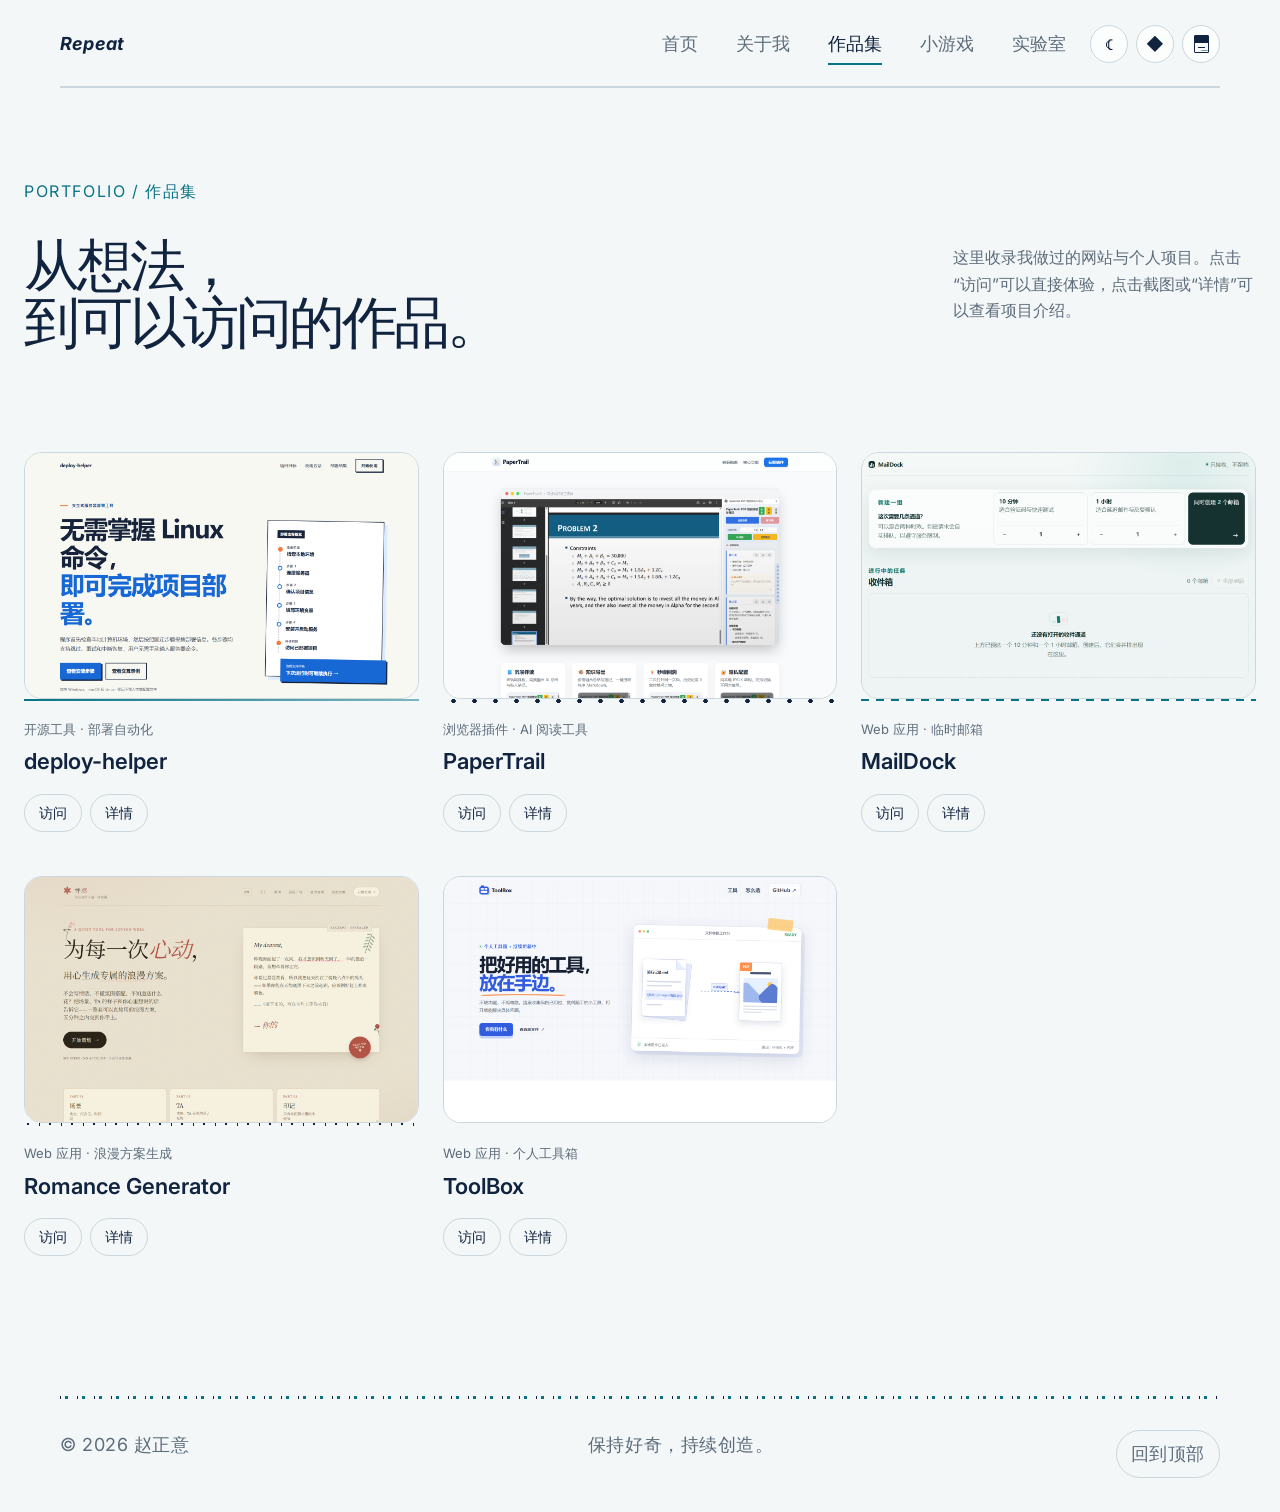
<file: portfolio.html>
<!doctype html>
<html lang="zh-CN">
<head>
  <meta charset="utf-8">
  <meta name="viewport" content="width=device-width, initial-scale=1">
  <meta name="description" content="赵正意的个人网站与项目作品集。">
  <title>作品集｜赵正意</title>
  <script>(()=>{const root=document.documentElement;root.classList.add('js');let theme,abstractStyle,editorialStyle,legacyStyle;try{theme=localStorage.getItem('theme');abstractStyle=localStorage.getItem('abstract-style');editorialStyle=localStorage.getItem('editorial-style');legacyStyle=localStorage.getItem('site-style');}catch(error){}root.dataset.theme=theme||(matchMedia('(prefers-color-scheme: dark)').matches?'dark':'light');root.dataset.abstract=abstractStyle??String(legacyStyle==='abstract');root.dataset.editorial=editorialStyle??String(legacyStyle==='editorial');})();</script>
  <link rel="preconnect" href="https://fonts.googleapis.com">
  <link rel="preconnect" href="https://fonts.gstatic.com" crossorigin>
  <link href="https://fonts.googleapis.com/css2?family=Inter:wght@400;500;600;700&amp;display=swap" rel="stylesheet">
  <link rel="stylesheet" href="assets/css/style.css?v=20260902.2">
  <link rel="icon" href="images/life-avatar-favicon.jpg" type="image/jpeg">
</head>
<body>
  <a class="skip-link" href="#main">跳到主要内容</a>
  <header class="site-header">
    <a class="brand" href="index.html" aria-label="返回首页"><span class="brand-mark">Repeat</span></a>
    <div class="header-actions">
      <nav id="site-nav" class="site-nav" aria-label="主导航"><a href="index.html">首页</a><a href="about.html">关于我</a><a class="active" href="portfolio.html" aria-current="page">作品集</a><a href="game.html">小游戏</a><a href="lab.html">实验室</a></nav>
      <div class="display-controls" role="group" aria-label="显示设置">
        <button class="theme-toggle" type="button" aria-label="切换深色模式" aria-pressed="false"><span aria-hidden="true">☾</span></button>
        <button class="style-toggle" type="button" aria-label="切换抽象派风格" aria-pressed="false" title="切换抽象派风格"><span aria-hidden="true">◆</span></button>
        <button class="editorial-toggle" type="button" aria-label="切换照片编辑风格" aria-pressed="false" title="切换照片编辑风格"><span class="editorial-glyph" aria-hidden="true"></span></button>
      </div>
      <button class="menu-button" type="button" aria-expanded="false" aria-controls="site-nav">菜单</button>
    </div>
  </header>

  <main id="main" class="portfolio-main section-shell">
    <header class="portfolio-header reveal">
      <p class="section-kicker">PORTFOLIO / 作品集</p>
      <h1>从想法，<br>到可以访问的作品。</h1>
      <p>这里收录我做过的网站与个人项目。点击“访问”可以直接体验，点击截图或“详情”可以查看项目介绍。</p>
    </header>

    <section class="portfolio-grid" aria-label="项目列表">
      <article class="work-card reveal" data-project="project-1" data-title="deploy-helper" data-category="开源工具 · 部署自动化" data-description="一款将本地项目部署到 VPS 服务器的中文交互式工具。它按照固定步骤检查本地环境、连接服务器、确认项目信息、填写环境变量并启动服务，让不熟悉 Linux 命令的用户也能完成部署。" data-tags="Python,CLI,自动化部署,VPS" data-link="https://deploy-helper-zeta.vercel.app/">
        <div class="work-carousel" data-carousel>
          <div class="carousel-track">
            <button class="carousel-slide active" type="button" data-open-project="project-1" aria-label="查看 deploy-helper 项目详情"><img class="project-screenshot" src="images/projects/deploy-helper.png" width="1440" height="900" alt="deploy-helper 网站首页截图" loading="lazy" decoding="async"></button>
          </div>
        </div>
        <div class="work-meta"><div><p>开源工具 · 部署自动化</p><h2>deploy-helper</h2></div><div class="work-actions"><a class="work-visit" href="https://deploy-helper-zeta.vercel.app/" target="_blank" rel="noreferrer">访问</a><button class="work-open" type="button" data-open-project="project-1" aria-label="打开 deploy-helper 详情">详情</button></div></div>
      </article>
      <article class="work-card reveal" data-project="project-2" data-title="PaperTrail" data-category="浏览器插件 · AI 阅读工具" data-description="一款面向 PDF 阅读场景的智能伴读与笔记工具。它把 AI 总结、空白笔记、历史记录和 Markdown 导出放进同一个阅读工作流，帮助用户在阅读时留下结构化记录。" data-tags="浏览器插件,PDF,AI,Markdown" data-link="https://papertrail-virid.vercel.app/">
        <div class="work-carousel" data-carousel>
          <div class="carousel-track">
            <button class="carousel-slide active" type="button" data-open-project="project-2" aria-label="查看 PaperTrail 项目详情"><img class="project-screenshot" src="images/projects/papertrail.png" width="1440" height="900" alt="PaperTrail 网站首页截图" loading="lazy" decoding="async"></button>
          </div>
        </div>
        <div class="work-meta"><div><p>浏览器插件 · AI 阅读工具</p><h2>PaperTrail</h2></div><div class="work-actions"><a class="work-visit" href="https://papertrail-virid.vercel.app/" target="_blank" rel="noreferrer">访问</a><button class="work-open" type="button" data-open-project="project-2" aria-label="打开 PaperTrail 详情">详情</button></div></div>
      </article>
      <article class="work-card reveal" data-delay="1" data-project="project-3" data-title="MailDock" data-category="Web 应用 · 临时邮箱" data-description="一个面向多任务场景的临时邮箱工作台。用户可以在同一页面创建并管理多个 10 分钟或 1 小时的临时收件箱，用于接收验证码、快速测试和延迟邮件确认，邮箱到期后不留档。" data-tags="临时邮箱,多任务,Web 应用,隐私" data-link="https://maildock-liard.vercel.app/">
        <div class="work-carousel" data-carousel>
          <div class="carousel-track">
            <button class="carousel-slide active" type="button" data-open-project="project-3" aria-label="查看 MailDock 项目详情"><img class="project-screenshot" src="images/projects/maildock.png" width="1440" height="900" alt="MailDock 网站首页截图" loading="lazy" decoding="async"></button>
          </div>
        </div>
        <div class="work-meta"><div><p>Web 应用 · 临时邮箱</p><h2>MailDock</h2></div><div class="work-actions"><a class="work-visit" href="https://maildock-liard.vercel.app/" target="_blank" rel="noreferrer">访问</a><button class="work-open" type="button" data-open-project="project-3" aria-label="打开 MailDock 详情">详情</button></div></div>
      </article>
      <article class="work-card reveal" data-delay="1" data-project="project-4" data-title="Romance Generator" data-category="Web 应用 · 浪漫方案生成" data-description="一款根据场景、对方偏好与想传达的话，生成专属浪漫方案的轻量工具。它把约会地点、花与礼物、表达方式等细节组织成可以直接执行的策划，让心意更具体，也更容易落地。" data-tags="浪漫策划,内容生成,交互体验,Web 应用" data-link="https://romancegenerator.vercel.app/">
        <div class="work-carousel" data-carousel>
          <div class="carousel-track">
            <button class="carousel-slide active" type="button" data-open-project="project-4" aria-label="查看 Romance Generator 项目详情"><img class="project-screenshot" src="images/projects/romance-generator.png" width="1440" height="900" alt="Romance Generator 网站首页截图" loading="lazy" decoding="async"></button>
          </div>
        </div>
        <div class="work-meta"><div><p>Web 应用 · 浪漫方案生成</p><h2>Romance Generator</h2></div><div class="work-actions"><a class="work-visit" href="https://romancegenerator.vercel.app/" target="_blank" rel="noreferrer">访问</a><button class="work-open" type="button" data-open-project="project-4" aria-label="打开 Romance Generator 详情">详情</button></div></div>
      </article>
      <article class="work-card reveal" data-delay="2" data-project="project-5" data-title="ToolBox" data-category="Web 应用 · 个人工具箱" data-description="一个持续更新的个人工具箱，收录平时真正用得上的轻量小工具。目前可以把包含本地图片的 Markdown 文件转换为 HTML 与 PDF，让常见的文件处理任务更省心。" data-tags="工具箱,文件转换,Markdown,Web 应用" data-link="https://tool-box-ruby.vercel.app/">
        <div class="work-carousel" data-carousel>
          <div class="carousel-track">
            <button class="carousel-slide active" type="button" data-open-project="project-5" aria-label="查看 ToolBox 项目详情"><img class="project-screenshot" src="images/projects/tool-box.png" width="1440" height="900" alt="ToolBox 网站首页截图" loading="lazy" decoding="async"></button>
          </div>
        </div>
        <div class="work-meta"><div><p>Web 应用 · 个人工具箱</p><h2>ToolBox</h2></div><div class="work-actions"><a class="work-visit" href="https://tool-box-ruby.vercel.app/" target="_blank" rel="noreferrer">访问</a><button class="work-open" type="button" data-open-project="project-5" aria-label="打开 ToolBox 详情">详情</button></div></div>
      </article>
    </section>
  </main>

  <dialog class="project-modal" id="project-modal" aria-labelledby="modal-title">
    <div class="modal-shell">
      <button class="modal-close" type="button" aria-label="关闭项目详情">×</button>
      <div class="modal-preview"><span>PROJECT</span><img class="modal-thumbnail" id="modal-thumbnail" alt=""><strong id="modal-number">01</strong></div>
      <div class="modal-content"><p class="modal-category" id="modal-category"></p><h2 id="modal-title"></h2><p id="modal-description"></p><ul class="modal-tags" id="modal-tags" aria-label="项目标签"></ul><div class="modal-actions"><a class="button button-primary modal-link" href="#" target="_blank" rel="noreferrer">访问项目</a><p class="modal-note">该项目暂未提供访问地址。</p></div></div>
    </div>
  </dialog>

  <footer class="site-footer section-shell"><p>© <span data-year></span> 赵正意</p><p>保持好奇，持续创造。</p><a href="#main">回到顶部</a></footer>
  <script src="assets/js/main.js?v=20260830.1"></script>
</body>
</html>
</file>
<file: assets/css/style.css>
:root {
  --paper: #f4f7f8;
  --ink: #10233f;
  --muted: #5d6c7b;
  --line: #cbd7dc;
  --accent: #087386;
  --accent-light: #d8f1f2;
  --white: #fff;
  --display: "Inter", -apple-system, BlinkMacSystemFont, "Segoe UI", "PingFang SC", "Microsoft YaHei", sans-serif;
  --body: "Inter", -apple-system, BlinkMacSystemFont, "Segoe UI", "PingFang SC", "Microsoft YaHei", sans-serif;
  --utility: "Inter", -apple-system, BlinkMacSystemFont, "Segoe UI", "PingFang SC", "Microsoft YaHei", sans-serif;
  --shell: min(1160px, calc(100% - 48px));
  --shadow-soft: 0 12px 30px rgba(16, 35, 63, .1);
}

html[data-theme="dark"] {
  color-scheme: dark;
  --paper: #0f1723;
  --ink: #edf4f7;
  --muted: #a8b5c0;
  --line: #354754;
  --accent: #4fc4d0;
  --accent-light: #173943;
  --white: #172530;
  --shadow-soft: 0 14px 34px rgba(0, 0, 0, .28);
}

html[data-abstract="true"] {
  --paper: #e7dfcc;
  --ink: #151513;
  --muted: #5d584d;
  --line: #151513;
  --accent: #8f2f10;
  --accent-light: #f4c020;
  --white: #fffdf6;
  --display: "Microsoft YaHei", "PingFang SC", "Hiragino Sans GB", "Noto Sans CJK SC", sans-serif;
  --body: "Microsoft YaHei", "PingFang SC", "Hiragino Sans GB", "Noto Sans CJK SC", sans-serif;
  --utility: "Microsoft YaHei", "PingFang SC", "Hiragino Sans GB", "Noto Sans CJK SC", sans-serif;
  --shadow-soft: 6px 6px 0 #151513;
}

html[data-abstract="true"][data-theme="dark"] {
  --paper: #151513;
  --ink: #fffdf6;
  --muted: #c9c0ad;
  --line: #fffdf6;
  --accent: #f4c020;
  --accent-light: #8f351b;
  --white: #252521;
  --shadow-soft: 6px 6px 0 #f4c020;
}

html[data-editorial="true"] {
  --paper: #f3f0e8;
  --ink: #26333d;
  --muted: #697274;
  --line: #aeb5b3;
  --accent: #9b6266;
  --accent-light: #e4d6d1;
  --white: #f8f5ed;
  --display: Georgia, "Times New Roman", "Songti SC", "SimSun", serif;
  --body: "Inter", "Microsoft YaHei", "PingFang SC", sans-serif;
  --utility: "Inter", "Microsoft YaHei", "PingFang SC", sans-serif;
  --shadow-soft: none;
}

html[data-editorial="true"][data-theme="dark"] {
  --paper: #171b1e;
  --ink: #f3f0e8;
  --muted: #c1bbb0;
  --line: #6f7473;
  --accent: #d29a9b;
  --accent-light: #49383a;
  --white: #202528;
  --shadow-soft: none;
}

/* Hybrid layer: abstract geometry with editorial typography and archival colours. */
html[data-abstract="true"][data-editorial="true"] {
  --paper: #eee7d8;
  --ink: #202a30;
  --muted: #635f58;
  --line: #202a30;
  --accent: #9a4d50;
  --accent-light: #e8c86a;
  --white: #faf6ec;
  --display: Georgia, "Times New Roman", "Songti SC", "SimSun", serif;
  --body: "Inter", "Microsoft YaHei", "PingFang SC", sans-serif;
  --utility: "Inter", "Microsoft YaHei", "PingFang SC", sans-serif;
  --shadow-soft: 5px 5px 0 #202a30;
}

html[data-abstract="true"][data-editorial="true"][data-theme="dark"] {
  --paper: #17191a;
  --ink: #f4efe4;
  --muted: #c8bfb1;
  --line: #f4efe4;
  --accent: #e1a4a5;
  --accent-light: #735f2b;
  --white: #242526;
  --shadow-soft: 5px 5px 0 #e1a4a5;
}

* { box-sizing: border-box; }
html { scroll-behavior: smooth; }
body { margin: 0; background: var(--paper); color: var(--ink); font-family: var(--body); font-size: 16px; line-height: 1.65; transition: color .3s ease, background-color .3s ease; }
a { color: inherit; text-decoration: none; }
img { display: block; max-width: 100%; }
button { font: inherit; }
::selection { color: var(--ink); background: var(--accent-light); }
:focus-visible { outline: 3px solid var(--accent); outline-offset: 4px; }
.skip-link { position: fixed; top: 12px; left: 12px; z-index: 99; padding: 8px 14px; background: var(--ink); color: var(--paper); transform: translateY(-150%); }
.skip-link:focus { transform: none; }
.section-shell { width: var(--shell); margin-inline: auto; }

.site-header { position: relative; width: var(--shell); min-height: 88px; margin-inline: auto; display: flex; align-items: center; justify-content: space-between; }
.home-page .site-header { flex-wrap: wrap; }
.brand { display: flex; align-items: center; gap: 14px; font-size: 18px; font-weight: 650; letter-spacing: .05em; }
.brand-mark { color: var(--ink); font-family: var(--utility); font-size: 18px; font-style: italic; font-weight: 700; letter-spacing: .01em; }
.site-nav { display: flex; gap: 38px; font-size: 18px; }
.site-nav a { position: relative; padding-block: 10px; color: var(--muted); }
.site-nav a::after { content: ""; position: absolute; right: 0; bottom: 4px; left: 0; height: 2px; background: var(--accent); transform: scaleX(0); transform-origin: right; transition: transform .25s ease; }
.site-nav a:hover::after, .site-nav a.active::after { transform: scaleX(1); transform-origin: left; }
.site-nav a.active { color: var(--ink); }
.header-actions { display: flex; align-items: center; gap: 24px; }
.display-controls { display: flex; align-items: center; gap: 8px; }
.theme-toggle, .style-toggle, .editorial-toggle { display: inline-grid; place-items: center; width: 38px; height: 38px; flex: 0 0 38px; padding: 0; border: 1px solid var(--line); border-radius: 50%; color: var(--ink); background: color-mix(in srgb, var(--white) 72%, transparent); cursor: pointer; transition: color .25s ease, border-color .25s ease, background .25s ease, box-shadow .25s ease, transform .25s ease; }
.theme-toggle:hover, .style-toggle:hover, .editorial-toggle:hover { border-color: var(--accent); color: var(--accent); transform: translateY(-2px); }
.theme-toggle > span:first-child, .style-toggle > span:first-child { font-size: 17px; line-height: 1; transition: transform .35s ease; }
.theme-toggle:hover > span:first-child { transform: rotate(18deg); }
.style-toggle:hover > span:first-child { transform: rotate(45deg); }
.editorial-glyph { position: relative; display: block; width: 15px; height: 18px; overflow: hidden; border: 1px solid currentColor; border-radius: 1px; transition: transform .3s ease; }
.editorial-glyph::before { content: ""; position: absolute; top: 0; right: 0; left: 0; height: 7px; background: currentColor; }
.editorial-glyph::after { content: ""; position: absolute; bottom: 4px; left: 3px; width: 7px; height: 1px; background: currentColor; box-shadow: 3px 3px 0 -0.2px var(--accent); }
.editorial-toggle:hover .editorial-glyph { transform: translateY(-1px) rotate(-3deg); }
.theme-toggle[aria-pressed="true"],
.style-toggle[aria-pressed="true"],
.editorial-toggle[aria-pressed="true"] { border-color: var(--accent); color: var(--accent); background: var(--accent-light); }
.menu-button { display: none; border: 0; color: var(--ink); background: transparent; cursor: pointer; }

.header-manifesto { flex-basis: 100%; margin: 0; padding: 12px 0 18px; font-size: clamp(14px, 1.35vw, 16px); font-style: italic; line-height: 1.7; opacity: .68; }

.eyebrow, .section-kicker { margin: 0 0 24px; font-family: var(--utility); font-size: 16px; letter-spacing: .1em; }
.eyebrow { display: flex; justify-content: space-between; max-width: 515px; padding-bottom: 12px; color: var(--muted); }
.section-kicker { color: var(--accent); }
.hero { position: relative; min-height: calc(100vh - 88px); display: grid; grid-template-columns: 1.08fr .82fr; gap: 9vw; align-items: center; padding-block: 80px; }
.hero h1 { display: flex; align-items: baseline; margin: 0; font-family: var(--display); font-size: clamp(56px, 6vw, 80px); font-weight: 400; line-height: .95; letter-spacing: -.06em; white-space: nowrap; }
.hero-repeat { color: var(--ink); font-style: italic; font-weight: 700; }
.hero-name { margin-left: .18em; color: var(--accent); font-size: .32em; font-weight: 500; letter-spacing: -.04em; }
.role-list { display: flex; gap: 0; margin: 34px 0 25px; }
.role-list span { padding: 3px 19px; border-left: 1px solid var(--line); font-size: 16px; letter-spacing: .06em; }
.role-list span:first-child { padding-left: 0; border-left: 0; }
.hero-intro { max-width: 500px; color: var(--muted); font-size: 16px; }
.hero-actions { display: flex; align-items: center; gap: 34px; margin-top: 35px; }
.button { display: inline-flex; align-items: center; justify-content: center; min-width: 180px; padding: 16px 24px; border-radius: 999px; transition: transform .25s ease, background .25s ease; }
.hero-actions .button, .hero-actions .text-link { font-size: 18px; }
.hero-actions .button, .hero-actions .text-link { width: 210px; min-width: 210px; height: 58px; padding: 0 24px; }
.hero-actions .text-link { border-color: rgba(255,255,255,.9); color: var(--ink); background: rgba(255,255,255,.08); box-shadow: inset 0 1px 0 rgba(255,255,255,.35), 0 8px 24px rgba(16,35,63,.08); backdrop-filter: blur(10px); }
.hero-actions .text-link:hover { border-color: #fff; color: var(--ink); background: rgba(255,255,255,.2); }
.button:hover { transform: translateY(-3px); }
.button-primary { color: var(--paper); background: var(--ink); }
.button-primary:hover { background: var(--accent); }
.text-link { display: inline-flex; align-items: center; justify-content: center; padding: 11px 18px; border: 1px solid var(--line); border-radius: 999px; font-size: 14px; transition: color .2s ease, border-color .2s ease, background .2s ease, transform .2s ease; }
.text-link:hover { border-color: var(--accent); color: var(--accent); background: var(--accent-light); transform: translateY(-2px); }
.hero-portrait { justify-self: end; width: min(100%, 420px); }
.portrait-frame { position: relative; padding: 12px; border-radius: 18px; background: var(--white); box-shadow: 18px 18px 0 var(--accent-light); transform: rotate(1.5deg); }
.portrait-frame img { width: 100%; height: auto; object-fit: contain; }
.coordinate { display: flex; justify-content: space-between; margin-top: 20px; color: var(--muted); font-family: var(--utility); font-size: 13px; letter-spacing: .1em; }
.journey-line { position: absolute; z-index: 4; bottom: 18px; left: 0; width: 100%; height: 30px; overflow: hidden; pointer-events: none; }
.journey-line::before { content: ""; position: absolute; top: 9px; right: 0; left: 0; height: 10px; background: radial-gradient(circle, var(--accent) 0 3px, transparent 3.5px) left center / 26px 10px repeat-x; animation: eat-dots 100s linear infinite; will-change: clip-path; }
.journey-line.is-scripted::before { display: none; }
.journey-dot { position: absolute; z-index: 1; top: 11px; width: 6px; height: 6px; border-radius: 50%; background: var(--accent); opacity: 1; transform: translateX(-50%) scale(1); transition: opacity .16s ease, transform .16s ease; }
.journey-dot.eaten { opacity: 0; transform: translateX(-50%) scale(.2); }
.journey-pacman { position: absolute; z-index: 4; top: 3px; left: 8px; display: block; width: 24px; height: 24px; opacity: 1; visibility: visible; filter: drop-shadow(0 2px 3px rgba(16,35,63,.28)); animation: pacman-travel 100s linear infinite; }
.journey-line.is-scripted .journey-pacman { left: 8px; animation: none; will-change: transform; }
.journey-pacman::before { content: ""; position: absolute; inset: 0; border-radius: 50%; background: conic-gradient(#f4c542 0 56deg, transparent 56deg 124deg, #f4c542 124deg 360deg); animation: pacman-chomp .5s steps(2, end) infinite; }
.journey-pacman.is-confused::before { animation: pacman-chomp .5s steps(2, end) infinite, pacman-notice .65s ease-in-out; }
.journey-pacman::after { content: ""; position: absolute; top: 4px; right: 8px; width: 3px; height: 3px; border-radius: 50%; background: #10233f; }
@keyframes pacman-travel {
  0% { left: 8px; transform: scaleX(1); }
  48% { left: calc(100% - 32px); transform: scaleX(1); }
  50% { left: calc(100% - 32px); transform: scaleX(-1); }
  98%, 100% { left: 8px; transform: scaleX(-1); }
}
@keyframes eat-dots {
  0% { clip-path: inset(0 0 0 0); }
  48%, 49.9% { clip-path: inset(0 0 0 100%); }
  50%, 50.1% { clip-path: inset(0 0 0 0); }
  98%, 99.9% { clip-path: inset(0 100% 0 0); }
  100% { clip-path: inset(0 0 0 0); }
}
@keyframes pacman-chomp {
  50% { background: conic-gradient(#f4c542 0 78deg, transparent 78deg 102deg, #f4c542 102deg 360deg); }
}
@keyframes pacman-notice { 25% { transform: rotate(-16deg) scale(.92); } 55% { transform: rotate(13deg) scale(1.06); } 82% { transform: rotate(-7deg); } }

.home-projects { display: grid; grid-template-columns: .95fr 1.05fr; gap: 5vw; padding-block: 130px; }
.section-heading h2, .sticky-heading h2, .contact h2 { margin: 0 0 28px; font-family: var(--display); font-size: clamp(32px, 4vw, 44px); font-weight: 400; line-height: 1.08; letter-spacing: -.045em; }
.home-projects .section-heading h2 { font-size: clamp(26px, 2.7vw, 38px); font-style: italic; font-weight: 700; white-space: nowrap; }
.project-archive-link { min-width: 180px; font-size: 16px; }
.preview-card { display: grid; grid-template-columns: 38px minmax(88px, 112px) minmax(0, 1fr); gap: 18px; align-items: center; min-height: 150px; margin-top: 10px; padding: 22px 16px; border: 1px solid var(--line); border-radius: 14px; transition: padding .25s ease, background .25s ease; }
.preview-card:hover { padding-inline: 18px; background: var(--white); }
.preview-card-main { min-height: 150px; }
.preview-index, .preview-card p { color: var(--muted); font-family: var(--utility); font-size: 13px; }
.preview-thumbnail { width: 100%; height: auto; aspect-ratio: 16 / 10; border: 1px solid var(--line); border-radius: 10px; object-fit: cover; box-shadow: 5px 5px 0 var(--accent-light); transition: transform .3s ease, box-shadow .3s ease; }
.preview-card:hover .preview-thumbnail { box-shadow: 7px 7px 0 var(--accent-light); transform: translateY(-2px) scale(1.02); }
.preview-card h3 { margin: 2px 0; font-family: var(--display); font-size: clamp(22px, 2.5vw, 28px); font-weight: 400; }
.preview-card div > span { color: var(--muted); font-size: 14px; }

.about-hero { display: grid; grid-template-columns: 1.3fr .7fr; gap: 11vw; align-items: center; min-height: 700px; padding-block: 90px 120px; }
.about-statement h1, .portfolio-header h1 { margin: 0 0 45px; max-width: 880px; font-family: var(--display); font-weight: 400; line-height: 1.02; letter-spacing: -.055em; }
.about-statement h1, .portfolio-header h1 { font-size: clamp(40px, 4.8vw, 56px); }
.about-statement .section-kicker { font-size: 17px; }
.about-statement > p:not(.section-kicker) { max-width: 650px; color: var(--muted); }
.about-statement .lead { color: var(--ink) !important; font-size: 18px; }
.profile-card { align-self: end; justify-self: end; width: min(100%, 300px); max-width: 300px; overflow: hidden; padding: 12px; border-radius: 18px; background: var(--white); box-shadow: 14px 14px 0 var(--accent-light); transform: rotate(1deg); transition: transform .25s ease, box-shadow .25s ease; }
.profile-card:hover { box-shadow: 10px 12px 0 var(--accent-light), var(--shadow-soft); transform: rotate(.35deg) translateY(-3px); }
.profile-card img { width: 100%; height: 380px; aspect-ratio: auto; object-fit: cover; }
.profile-card .id-photo { object-position: center 22%; }
.profile-card div { display: flex; justify-content: space-between; align-items: baseline; padding: 10px 7px 3px; }
.profile-card p { margin: 0; color: var(--muted); font-size: 15px; }.profile-card strong { font-size: 16px; }

.timeline-section { padding-block: 140px; }
.sticky-heading { margin-bottom: 70px; text-align: center; }
.sticky-heading h2 { margin-inline: auto; font-size: clamp(32px, 4vw, 44px); white-space: nowrap; }
.timeline { position: relative; width: min(920px, 100%); margin: 0 auto; padding: 0; list-style: none; }
.timeline::before { content: ""; position: absolute; top: 14px; bottom: 14px; left: 13px; width: 2px; background: linear-gradient(180deg, var(--line) 0 38%, var(--accent) 48% 52%, var(--line) 62% 100%); background-size: 2px 300%; opacity: .85; animation: divider-flow-vertical 100s linear infinite; }
.timeline li { position: relative; min-height: 190px; padding: 0 0 56px 62px; }
.timeline li:last-child { padding-bottom: 0; }
.timeline li::before { content: ""; position: absolute; z-index: 1; top: 19px; left: 3px; width: 18px; height: 18px; border: 3px solid var(--accent); border-radius: 50%; background: var(--paper); box-shadow: 0 0 0 5px var(--paper); }
.timeline li::after { content: ""; position: absolute; z-index: 2; top: 25px; left: 9px; width: 8px; height: 8px; border-radius: 50%; background: var(--accent); }
.timeline-card { min-height: 170px; padding: 30px 36px; border: 1px solid var(--line); border-radius: 16px; background: var(--white); box-shadow: 0 10px 24px rgba(16, 35, 63, .09); transition: transform .25s ease, border-color .25s ease, box-shadow .25s ease; }
.timeline-card:hover { border-color: color-mix(in srgb, var(--accent) 55%, var(--line)); box-shadow: var(--shadow-soft); transform: translateY(-3px); }
.timeline time { display: block; margin: 6px 0 8px; color: var(--accent); font-family: var(--utility); font-size: 15px; font-weight: 600; }
.timeline h3 { margin: 0; font-family: var(--display); font-size: 22px; font-weight: 700; }
.timeline p { max-width: 700px; margin: 0; color: var(--muted); font-weight: 700; }
.timeline-item-compact { padding-left: 104px !important; }
.timeline-item-compact .timeline-card { min-height: 0; margin-left: 18px; padding: 18px 24px; border-style: dashed; background: rgba(255,255,255,.5); box-shadow: none; }
.timeline-item-compact .timeline-card::before { content: ""; position: absolute; top: 28px; left: 27px; width: 74px; height: 1px; background: repeating-linear-gradient(90deg, var(--accent) 0 5px, transparent 5px 10px); background-size: 20px 1px; animation: compact-connector 100s linear infinite; }
.timeline-item-compact h3 { font-size: 18px; font-weight: 600; }
.timeline-item-compact time { margin-block: 3px 5px; font-size: 14px; }
.timeline-item-compact p { font-size: 14px; }
@keyframes compact-connector { to { background-position: 400px 0; } }

.interests { padding-block: 120px; }
.interests .section-heading { display: flex; justify-content: space-between; align-items: start; }
.interest-grid { display: grid; grid-template-columns: repeat(3, 1fr); gap: 18px; margin-top: 45px; }
.interest-card { display: flex; flex-direction: column; width: 100%; min-height: 0; aspect-ratio: 1; padding: 30px 36px; border: 1px solid var(--line); border-radius: 16px; background: var(--white); box-shadow: 0 10px 24px rgba(16, 35, 63, .09); font-family: var(--body); transition: transform .25s ease, border-color .25s ease, box-shadow .25s ease; }
.interest-card:hover { border-color: color-mix(in srgb, var(--accent) 55%, var(--line)); }
.interest-card > span { color: var(--muted); font-family: var(--utility); font-size: 13px; }
.interest-icon { margin: 50px 0 25px; color: var(--accent); font-family: var(--display); font-size: 42px; }
.interest-card h3 { margin: 0 0 10px; font-family: var(--display); font-size: 23px; font-weight: 400; }
.interest-card p { margin: 0; color: var(--muted); font-size: 15px; }

.contact { display: grid; grid-template-columns: .8fr 1.2fr; gap: 10vw; padding-block: 130px; }
.contact h2 span { color: var(--accent); }
.contact-list { margin: 0; }
.contact-list div { display: grid; grid-template-columns: 120px 1fr; padding: 22px 0; }
.contact-list dt { color: var(--muted); font-size: 16px; }.contact-list dd { display: flex; flex-wrap: wrap; align-items: center; gap: 10px; margin: 0; font-size: 16px; }
.contact-list a:hover { color: var(--accent); }
.copy-button { padding: 5px 11px; border: 1px solid var(--line); border-radius: 999px; color: var(--ink); background: transparent; font-size: 13px; cursor: pointer; transition: color .2s ease, border-color .2s ease, transform .2s ease; }
.copy-button:hover { border-color: var(--accent); color: var(--accent); transform: translateY(-2px); }
.toast { position: fixed; z-index: 100; right: 24px; bottom: 24px; max-width: min(360px, calc(100% - 48px)); padding: 12px 18px; border: 1px solid var(--line); border-radius: 999px; color: var(--paper); background: var(--ink); box-shadow: var(--shadow-soft); opacity: 0; pointer-events: none; transform: translateY(14px); transition: opacity .25s ease, transform .25s ease; }
.toast.show { opacity: 1; transform: none; }

.portfolio-main { width: min(100% - 48px, 1440px); padding-block: 90px 140px; }
.lab-main { min-height: calc(100svh - 88px - 105px); padding-block: 90px 140px; }
.lab-header { display: grid; grid-template-columns: 1fr .55fr; column-gap: 7vw; align-items: end; margin-bottom: 88px; }
.lab-header .section-kicker { grid-column: 1 / -1; }
.lab-header h1 { margin: 0; font-family: var(--display); font-size: clamp(48px, 6vw, 76px); font-weight: 450; line-height: .96; letter-spacing: -.06em; }
.lab-header > p:last-child { max-width: 440px; margin: 0 0 8px; color: var(--muted); }
.experiment-grid { display: grid; grid-template-columns: repeat(3, minmax(0, 1fr)); gap: 30px; width: min(100%, 1080px); margin-inline: auto; }
.experiment-card { min-width: 0; color: var(--ink); transition: transform .35s ease, filter .35s ease; }
.experiment-card:hover { z-index: 2; filter: drop-shadow(0 18px 24px rgba(16,35,63,.14)); transform: translateY(-8px) scale(1.015); }
.experiment-media { position: relative; aspect-ratio: 5 / 6; overflow: hidden; border: 1px solid var(--line); border-radius: 18px; background: var(--white); }
.experiment-meta { padding: 20px 4px 0; }
.experiment-meta p { margin: 0 0 5px; color: var(--muted); font-family: var(--utility); font-size: 13px; letter-spacing: .04em; }
.experiment-meta h2 { margin: 0 0 6px; font-family: var(--display); font-size: 26px; font-weight: 650; }
.experiment-meta span { color: var(--muted); font-size: 15px; }
.wolf-preview { background: repeating-linear-gradient(90deg, #0b0b0b 0 11%, #d7d7d7 11% 12%, #171717 12% 23%, #f2f2ee 23% 24%); }
.wolf-preview::before { content: ""; position: absolute; inset: 15% 10% 11%; background: #f2f2ee; clip-path: polygon(50% 8%, 63% 22%, 85% 15%, 77% 43%, 89% 60%, 66% 91%, 50% 77%, 34% 91%, 11% 60%, 23% 43%, 15% 15%, 37% 22%); opacity: .9; transition: clip-path .55s cubic-bezier(.2,.7,.2,1), transform .55s ease; }
.experiment-card:hover .wolf-preview::before { clip-path: polygon(50% 2%, 68% 29%, 96% 7%, 81% 46%, 96% 65%, 63% 98%, 50% 74%, 37% 98%, 4% 65%, 19% 46%, 4% 7%, 32% 29%); transform: scale(1.04); }
.wolf-moon { position: absolute; z-index: 2; top: 8%; right: 9%; width: 54px; height: 54px; border-radius: 50%; background: #ff5a24; mix-blend-mode: difference; }
.whale-preview { isolation: isolate; background: radial-gradient(ellipse at 50% 36%, rgba(86,219,232,.2), transparent 25%), linear-gradient(165deg, #071d28 0 48%, #02070a 48% 100%); }
.whale-preview::before, .whale-preview::after { content: ""; position: absolute; border: 1px solid rgba(176,241,248,.36); border-radius: 50%; transition: transform .8s cubic-bezier(.2,.7,.2,1), opacity .5s ease; }
.whale-preview::before { width: 132%; aspect-ratio: 1; left: -43%; top: 32%; box-shadow: 0 0 42px rgba(75,215,232,.08); }
.whale-preview::after { width: 76%; aspect-ratio: 1; right: -34%; top: 10%; opacity: .55; }
.whale-signal { position: absolute; z-index: 2; left: 50%; top: 42%; width: 54%; height: 13%; border-top: 2px solid rgba(210,252,255,.86); border-radius: 50%; filter: drop-shadow(0 0 8px rgba(103,229,238,.45)); transform: translateX(-50%) rotate(-8deg); transition: transform .8s cubic-bezier(.2,.7,.2,1); }
.experiment-card:hover .whale-preview::before { transform: translate(7%, -5%) scale(1.05); }
.experiment-card:hover .whale-preview::after { opacity: .8; transform: translate(-6%, 8%); }
.experiment-card:hover .whale-signal { transform: translateX(-50%) translateY(-12px) rotate(-2deg); }
.rebirth-preview { isolation: isolate; background: radial-gradient(circle at 76% 22%, rgba(181,255,104,.16), transparent 20%), repeating-radial-gradient(ellipse at 18% 108%, #1b2419 0 12px, #070b07 13px 28px, #2b1a12 29px 31px); }
.rebirth-preview::before { content: ""; position: absolute; inset: 0; background: linear-gradient(120deg, transparent 0 54%, rgba(195,255,129,.1) 55%, transparent 56%); opacity: .7; transition: transform .7s ease; }
.rebirth-ring { position: absolute; left: 16%; bottom: 14%; width: 68%; aspect-ratio: 1; border: 1px solid rgba(225,239,205,.34); border-radius: 48% 52% 46% 54%; box-shadow: inset 0 0 0 12px rgba(205,228,180,.03), inset 0 0 0 34px rgba(205,228,180,.025); transform: rotate(-14deg); transition: transform .7s cubic-bezier(.2,.7,.2,1); }
.rebirth-sprout { position: absolute; z-index: 2; top: 31%; left: 58%; width: 9px; height: 34px; border-radius: 100% 0 100% 0; background: #b7ff68; box-shadow: 0 0 18px rgba(183,255,104,.52); transform: rotate(35deg); transition: transform .65s cubic-bezier(.2,.7,.2,1), box-shadow .65s ease; }
.experiment-card:hover .rebirth-preview::before { transform: translateX(4%); }
.experiment-card:hover .rebirth-ring { transform: rotate(-5deg) scale(1.06); }
.experiment-card:hover .rebirth-sprout { box-shadow: 0 0 28px rgba(183,255,104,.8); transform: translateY(-10px) rotate(24deg) scale(1.12); }
.portfolio-header { display: grid; grid-template-columns: 1fr .35fr; column-gap: 5vw; align-items: end; margin-bottom: 100px; }
.portfolio-header .section-kicker { grid-column: 1 / -1; }
.portfolio-header h1 { margin-bottom: 0; }
.portfolio-header > p:last-child { padding-bottom: 12px; color: var(--muted); font-size: 16px; }
.portfolio-grid { display: grid; grid-template-columns: repeat(3, minmax(0, 1fr)); gap: 44px 24px; }
.work-card { min-width: 0; transition: transform .25s ease, filter .25s ease; }
.work-card:hover { transform: translateY(-4px); filter: drop-shadow(0 14px 18px rgba(16, 35, 63, .09)); }
.work-card:nth-child(2):hover { transform: translateY(-4px) rotate(.2deg); }
.work-card:nth-child(3):hover { transform: translateY(-4px) rotate(-.2deg); }
.work-card:nth-child(4):hover { transform: translateY(-4px) rotate(.15deg); }
.work-carousel { position: relative; overflow: hidden; border: 1px solid var(--line); border-radius: 18px; background: var(--white); }
.carousel-track { position: relative; aspect-ratio: 16 / 10; }
.carousel-slide { position: absolute; inset: 0; width: 100%; padding: 0; border: 0; background: transparent; opacity: 0; pointer-events: none; cursor: zoom-in; transform: translateX(14px); transition: opacity .35s ease, transform .35s ease; }
.carousel-slide.active { opacity: 1; pointer-events: auto; transform: none; }
.carousel-slide .image-placeholder { width: 100%; height: 100%; }
.project-screenshot { width: 100%; height: 100%; object-fit: cover; transition: transform .5s ease; }
.carousel-slide:hover .project-screenshot { transform: scale(1.015); }
.carousel-slide:hover .image-placeholder { transform: scale(1.015); }
.carousel-control { position: absolute; z-index: 3; top: 50%; display: grid; place-items: center; width: 36px; height: 36px; padding: 0; border: 1px solid rgba(255,255,255,.82); border-radius: 50%; color: #fff; background: rgba(16,35,63,.72); cursor: pointer; transform: translateY(-50%); transition: background .2s ease, transform .2s ease; }
.carousel-control:hover { color: var(--paper); background: var(--accent); transform: translateY(-50%) scale(1.05); }
.carousel-prev { left: 12px; }.carousel-next { right: 12px; }
.carousel-dots { position: absolute; z-index: 3; right: 0; bottom: 12px; left: 0; display: flex; justify-content: center; gap: 7px; }
.carousel-dots button { width: 8px; height: 8px; padding: 0; border: 0; border-radius: 50%; background: rgba(255,255,255,.66); box-shadow: 0 0 0 1px rgba(16,35,63,.25); cursor: pointer; transition: width .2s ease, background .2s ease; }
.carousel-dots button.active { width: 22px; border-radius: 999px; background: var(--accent); }
.work-image { display: block; overflow: hidden; border-radius: 18px; background: var(--white); }
.image-placeholder { position: relative; display: grid; place-items: center; aspect-ratio: 16 / 10; overflow: hidden; color: var(--ink); background: repeating-linear-gradient(135deg, #d9eef0 0, #d9eef0 2px, #eaf6f6 2px, #eaf6f6 20px); transition: transform .5s ease; }
.work-image:hover .image-placeholder { transform: scale(1.015); }
.image-placeholder::before { content: ""; position: absolute; width: 33%; aspect-ratio: 1; border: 1px solid var(--accent); border-radius: 50%; }
.image-placeholder span, .image-placeholder small { position: absolute; font-family: var(--utility); font-size: 12px; letter-spacing: .08em; }.image-placeholder span { top: 25px; left: 25px; }.image-placeholder small { right: 25px; bottom: 25px; }
.image-placeholder strong { font-family: var(--display); font-size: clamp(56px, 8vw, 96px); font-weight: 400; }
.image-placeholder.alternate { background: #dce5ef; }.image-placeholder.warm { background: #ece8de; }
.image-placeholder.detail { background-image: radial-gradient(circle at 25% 30%, color-mix(in srgb, var(--accent) 34%, transparent), transparent 30%), repeating-linear-gradient(45deg, color-mix(in srgb, var(--line) 55%, transparent) 0 1px, transparent 1px 18px); }
.work-meta { display: flex; flex-direction: column; align-items: flex-start; gap: 14px; padding-top: 20px; }
.work-meta > div:first-child { min-width: 0; }
.work-meta p { margin: 0; color: var(--muted); font-family: var(--utility); font-size: 13px; }.work-meta h2 { margin: 3px 0 0; font-family: var(--display); font-size: 22px; font-weight: 600; }
.work-actions { display: flex; align-items: center; gap: 8px; }
.work-open, .work-visit { display: grid; place-items: center; min-width: 58px; height: 38px; padding: 0 12px; border: 1px solid var(--line); border-radius: 999px; color: var(--ink); background: transparent; font-size: 14px; cursor: pointer; transition: color .2s ease, background .2s ease, transform .2s ease; }
.work-open:hover, .work-visit:hover { color: var(--accent); background: var(--accent-light); transform: translate(2px, -2px); }

.project-modal { width: min(860px, calc(100% - 32px)); max-height: calc(100vh - 48px); padding: 0; border: 1px solid var(--line); border-radius: 20px; color: var(--ink); background: var(--paper); box-shadow: 0 26px 80px rgba(0,0,0,.3); }
.project-modal::backdrop { background: rgba(5, 14, 25, .68); backdrop-filter: blur(5px); }
.project-modal[open] { animation: modal-in .25s ease both; }
.modal-shell { position: relative; display: grid; grid-template-columns: .85fr 1.15fr; min-height: 420px; }
.modal-close { position: absolute; z-index: 2; top: 16px; right: 16px; display: grid; place-items: center; width: 40px; height: 40px; padding: 0; border: 1px solid var(--line); border-radius: 50%; color: var(--ink); background: var(--paper); font-size: 25px; line-height: 1; cursor: pointer; transition: color .2s ease, border-color .2s ease, transform .2s ease; }
.modal-close:hover { border-color: var(--accent); color: var(--accent); transform: rotate(8deg); }
.modal-preview { display: grid; align-content: space-between; padding: 34px; color: var(--ink); background: repeating-linear-gradient(135deg, var(--accent-light) 0 2px, var(--paper) 2px 22px); }
.modal-preview span { font-size: 13px; letter-spacing: .1em; }.modal-preview strong { align-self: center; font-size: clamp(64px, 10vw, 112px); font-style: italic; line-height: 1; }
.modal-thumbnail { width: 100%; aspect-ratio: 16 / 10; margin-block: 24px; border: 1px solid var(--line); border-radius: 12px; background: var(--white); object-fit: cover; box-shadow: 8px 8px 0 color-mix(in srgb, var(--accent) 28%, transparent); }
.modal-content { align-self: center; padding: 60px 54px; }
.modal-category { margin: 0 0 8px; color: var(--accent); font-size: 14px; }
.modal-content h2 { margin: 0 0 22px; font-size: clamp(28px, 4vw, 42px); line-height: 1.15; }
.modal-content > p:not(.modal-category, .modal-note) { color: var(--muted); }
.modal-tags { display: flex; flex-wrap: wrap; gap: 8px; margin: 26px 0; padding: 0; list-style: none; }
.modal-tags li { padding: 6px 12px; border: 1px solid var(--line); border-radius: 999px; font-size: 13px; }
.modal-actions { display: flex; flex-wrap: wrap; align-items: center; gap: 16px; margin-top: 28px; }
.modal-link { min-width: 150px; }
.modal-note { margin: 0; color: var(--muted); font-size: 13px; }
@keyframes modal-in { from { opacity: 0; transform: translateY(16px) scale(.985); } }

.site-footer { display: grid; grid-template-columns: 1fr 1fr auto; gap: 20px; padding-block: 34px; color: var(--muted); font-family: var(--utility); font-size: 18px; letter-spacing: .03em; }
.site-header {
  background-image: linear-gradient(90deg, var(--line) 0 34%, var(--accent) 48% 52%, var(--line) 66% 100%);
  background-position: 0 100%; background-repeat: no-repeat; background-size: 300% 2px;
  animation: divider-scan-bottom 100s linear infinite;
}
.eyebrow {
  background-image: radial-gradient(circle, var(--accent) 0 2px, transparent 2.5px);
  background-position: 0 100%; background-repeat: repeat-x; background-size: 20px 4px;
  animation: divider-march-bottom 100s linear infinite;
}
.project-preview {
  background-image: repeating-linear-gradient(90deg, var(--ink) 0 2px, transparent 2px 24px), linear-gradient(var(--line), var(--line));
  background-position: 0 0, 0 0; background-repeat: repeat-x, no-repeat; background-size: 24px 8px, 100% 1px;
  animation: divider-ruler 100s linear infinite;
}
.about-hero {
  background-image: repeating-linear-gradient(90deg, var(--line) 0 14px, transparent 14px 20px, var(--accent) 20px 24px, transparent 24px 38px);
  background-position: 0 100%; background-repeat: repeat-x; background-size: auto 2px;
  animation: divider-morse-bottom 100s linear infinite;
}
.profile-card div:nth-of-type(1) {
  background-image: radial-gradient(circle, var(--accent) 0 1.5px, transparent 2px);
  background-position: 0 0; background-repeat: repeat-x; background-size: 13px 3px;
  animation: divider-profile-dots 100s linear infinite;
}
.profile-card div:nth-of-type(2) {
  background-image: repeating-linear-gradient(90deg, var(--ink) 0 5px, transparent 5px 11px);
  background-position: 0 0; background-repeat: repeat-x; background-size: auto 1px;
  animation: divider-profile-dashes 100s linear infinite reverse;
}
.interests {
  background-image: repeating-linear-gradient(135deg, var(--accent) 0 2px, transparent 2px 10px);
  background-position: 0 0; background-repeat: repeat-x; background-size: 18px 5px;
  animation: divider-zigzag 100s linear infinite;
}
.contact {
  background-image: radial-gradient(ellipse, var(--accent) 0 3px, transparent 4px), linear-gradient(var(--line), var(--line));
  background-position: 0 0, 0 1px; background-repeat: repeat-x, no-repeat; background-size: 34px 5px, 100% 1px;
  animation: divider-beads 100s linear infinite;
}
.contact-list {
  background-image: linear-gradient(90deg, var(--accent), transparent 42%), linear-gradient(90deg, transparent 58%, var(--ink));
  background-position: 0 0, 0 4px; background-repeat: no-repeat; background-size: 200% 1px, 200% 1px;
  animation: divider-dual-rail 100s linear infinite;
}
.contact-list div:nth-child(1) { background-image: radial-gradient(circle, var(--accent) 0 2px, transparent 2.5px); background-size: 18px 4px; }
.contact-list div:nth-child(2) { background-image: repeating-linear-gradient(90deg, var(--line) 0 10px, transparent 10px 17px); background-size: auto 2px; }
.contact-list div:nth-child(3) { background-image: linear-gradient(90deg, var(--line), var(--accent), var(--line)); background-size: 240% 2px; }
.contact-list div:nth-child(4) { background-image: repeating-linear-gradient(90deg, var(--ink) 0 3px, transparent 3px 9px, var(--accent) 9px 12px, transparent 12px 23px); background-size: auto 2px; }
.contact-list div:nth-child(5) { background-image: repeating-linear-gradient(135deg, var(--line) 0 2px, transparent 2px 8px); background-size: 14px 4px; }
.contact-list div {
  background-position: 0 100%; background-repeat: repeat-x;
  animation: divider-contact-row 100s linear infinite;
}
.work-card:nth-child(1) .work-meta { background-image: linear-gradient(90deg, var(--accent), transparent); background-size: 200% 2px; }
.work-card:nth-child(2) .work-meta { background-image: radial-gradient(circle, var(--ink) 0 2px, transparent 2.5px); background-size: 21px 4px; }
.work-card:nth-child(3) .work-meta { background-image: repeating-linear-gradient(90deg, var(--accent) 0 8px, transparent 8px 15px); background-size: auto 2px; }
.work-card:nth-child(4) .work-meta { background-image: repeating-radial-gradient(circle at 4px 1px, var(--ink) 0 1px, transparent 1.5px 11px); background-size: 22px 3px; }
.work-meta {
  background-position: 0 0; background-repeat: repeat-x;
  animation: divider-work 100s linear infinite;
}
.site-footer {
  background-image: repeating-linear-gradient(90deg, var(--ink) 0 1px, transparent 1px 5px, var(--accent) 5px 8px, transparent 8px 17px);
  background-position: 0 0; background-repeat: repeat-x; background-size: auto 3px;
  animation: divider-barcode 100s linear infinite;
}
@keyframes divider-scan-bottom { to { background-position: 100% 100%; } }
@keyframes divider-march-bottom { to { background-position: 600px 100%; } }
@keyframes divider-ruler { to { background-position: 480px 0, 0 0; } }
@keyframes divider-morse-bottom { to { background-position: 760px 100%; } }
@keyframes divider-profile-dots { to { background-position: 390px 0; } }
@keyframes divider-profile-dashes { to { background-position: 440px 0; } }
@keyframes divider-zigzag { to { background-position: 540px 0; } }
@keyframes divider-beads { to { background-position: 680px 0, 0 1px; } }
@keyframes divider-dual-rail { to { background-position: 100% 0, -100% 4px; } }
@keyframes divider-contact-row { to { background-position: 700px 100%; } }
@keyframes divider-work { to { background-position: 500px 0; } }
@keyframes divider-barcode { to { background-position: 850px 0; } }
@keyframes divider-flow-vertical { to { background-position: 0 100%; } }
.site-footer p { margin: 0; }
.site-footer a, .contact-jump { display: inline-flex; align-items: center; justify-content: center; padding: 8px 14px; border: 1px solid var(--line); border-radius: 999px; }
.site-footer a:hover { color: var(--accent); }
.reveal-ready .reveal { opacity: 0; transform: translateY(20px); transition: opacity .65s ease, transform .65s ease; }
.reveal-ready .reveal[data-delay="1"] { transition-delay: .12s; }.reveal-ready .reveal[data-delay="2"] { transition-delay: .24s; }
.reveal-ready .reveal.visible { opacity: 1; transform: none; }
.interest-card.reveal.visible:hover { z-index: 2; box-shadow: var(--shadow-soft); transform: translateY(-4px) scale(1.025); }

/* Home signature: layered light, cursor depth and restrained parallax. */
.home-page .hero {
  --pointer-x: 50%;
  --pointer-y: 50%;
  isolation: isolate;
  width: 100%;
  min-height: calc(100svh - 110px);
  margin-inline: 0;
  overflow: hidden;
  padding-inline: max(24px, calc((100vw - 1160px) / 2 + 24px));
  border-block: 1px solid color-mix(in srgb, var(--line) 72%, transparent);
  border-inline: 0;
  border-radius: 0;
  background-image:
    radial-gradient(circle at 12% 22%, color-mix(in srgb, var(--accent) 28%, transparent) 0, transparent 30%),
    radial-gradient(circle at 84% 18%, rgba(132, 109, 224, .18) 0, transparent 31%),
    radial-gradient(circle at 62% 88%, rgba(65, 176, 151, .18) 0, transparent 33%),
    linear-gradient(135deg, color-mix(in srgb, var(--white) 84%, transparent), color-mix(in srgb, var(--accent-light) 58%, transparent));
  background-size: 400% 400%;
  box-shadow: inset 0 1px 0 rgba(255,255,255,.42);
  animation: hero-gradient 8s ease-in-out infinite;
  transition: border-color .3s ease, box-shadow .3s ease;
}
.home-page .hero::before,
.home-page .hero::after { content: ""; position: absolute; inset: -18%; pointer-events: none; }
.home-page .hero::before {
  z-index: 0;
  background:
    radial-gradient(circle at 72% 28%, rgba(242, 184, 75, .15), transparent 25%),
    radial-gradient(circle at 28% 70%, color-mix(in srgb, var(--accent) 22%, transparent), transparent 28%);
  background-size: 280% 280%;
  animation: hero-gradient-reverse 6s ease-in-out infinite reverse;
}
.home-page .hero::after {
  z-index: 1;
  background: radial-gradient(circle 250px at var(--pointer-x) var(--pointer-y), rgba(255,255,255,.48), transparent 72%);
  mix-blend-mode: soft-light;
  opacity: .9;
}
.home-page .hero > * { z-index: 2; }
.home-page .hero-portrait { will-change: transform; }
.home-page .hero-copy.visible,
.home-page .hero-portrait.visible { transition: opacity .65s ease, transform .18s ease-out; }
.portrait-frame {
  overflow: hidden;
  border: 1px solid rgba(255,255,255,.68);
  background: color-mix(in srgb, var(--white) 72%, transparent);
  backdrop-filter: blur(14px);
  transition: transform .35s ease, box-shadow .35s ease;
}
.portrait-frame::after { content: ""; position: absolute; inset: 0; border-radius: inherit; box-shadow: inset 0 0 34px rgba(255,255,255,.18); pointer-events: none; }
.portrait-frame img { transition: transform .45s cubic-bezier(.2,.8,.2,1); }
.portrait-frame:hover { box-shadow: 14px 16px 0 var(--accent-light), 0 22px 48px rgba(16,35,63,.16); transform: rotate(.5deg) translateY(-3px); }
.portrait-frame:hover img { transform: scale(1.05); }
.magnetic-label { display: inline-flex; align-items: center; gap: 9px; transition: transform .16s ease-out; }
.button .magnetic-label { justify-content: center; }
[data-magnetic] { will-change: transform; transition: transform .16s ease-out, color .25s ease, background .25s ease; }
.preview-card { position: relative; isolation: isolate; overflow: hidden; }
.preview-card::before { content: ""; position: absolute; z-index: -1; inset: -55%; background: radial-gradient(circle at 24% 28%, color-mix(in srgb, var(--accent) 24%, transparent), transparent 24%), radial-gradient(circle at 74% 62%, rgba(132,109,224,.14), transparent 27%), radial-gradient(circle at 45% 82%, rgba(65,176,151,.14), transparent 22%); background-size: 160% 160%; opacity: .48; animation: project-mesh 8s ease-in-out infinite; transition: opacity .3s ease; }
.preview-card:nth-child(2)::before { animation-duration: 10s; animation-direction: reverse; }
.preview-card:hover::before { opacity: .82; }
.preview-card > * { position: relative; z-index: 1; }
@keyframes hero-gradient { 0%, 100% { background-position: 0% 45%; } 50% { background-position: 100% 55%; } }
@keyframes hero-gradient-reverse { 0%, 100% { background-position: 15% 20%; transform: translate3d(-1%, 1%, 0); } 50% { background-position: 90% 75%; transform: translate3d(2%, -1%, 0); } }
@keyframes project-mesh { 0%, 100% { transform: translate3d(-4%, -2%, 0) rotate(0); } 50% { transform: translate3d(5%, 3%, 0) rotate(4deg); } }

html[data-theme="dark"] .button-primary { color: #0f1723; }
html[data-theme="dark"] .timeline-item-compact .timeline-card { background: rgba(23, 37, 48, .66); }
html[data-theme="dark"] .image-placeholder { background: repeating-linear-gradient(135deg, #173943 0, #173943 2px, #1a2d39 2px, #1a2d39 20px); }
html[data-theme="dark"] .image-placeholder.alternate { background: #263848; }
html[data-theme="dark"] .image-placeholder.warm { background: #38342d; }
html[data-theme="dark"] .image-placeholder.detail { background-image: radial-gradient(circle at 25% 30%, rgba(79,196,208,.24), transparent 30%), repeating-linear-gradient(45deg, rgba(168,181,192,.2) 0 1px, transparent 1px 18px); }
html[data-theme="dark"] .home-page .hero::after { background: radial-gradient(circle 250px at var(--pointer-x) var(--pointer-y), rgba(113,222,226,.26), transparent 72%); }

/* Bottle flip game */
.game-page, .game-page button { font-family: var(--body); }
.game-page main { overflow: clip; }
.game-shell { width: min(100% - 48px, 1280px); padding-block: 56px 140px; }
.game-toolbar { --game-status-size: 94px; position: sticky; z-index: 8; top: 8px; display: grid; grid-template-columns: minmax(0, 1fr) var(--game-status-size); align-items: stretch; gap: 14px; margin-bottom: 24px; }
.game-hud { display: grid; grid-template-columns: repeat(3, minmax(0, 1fr)); min-width: 0; height: var(--game-status-size); border: 1px solid var(--line); border-radius: 18px; background: color-mix(in srgb, var(--paper) 88%, transparent); box-shadow: var(--shadow-soft); backdrop-filter: blur(14px); }
.game-hud div { min-width: 0; padding: 16px 20px; border-left: 1px solid var(--line); }.game-hud div:first-child { border-left: 0; }
.game-hud span { display: block; color: var(--muted); font-size: 14px; }.game-hud strong { display: block; overflow: hidden; margin-top: 3px; font-size: 22px; text-overflow: ellipsis; white-space: nowrap; }.game-hud strong span { display: inline; color: inherit; font-size: inherit; }
.game-layout { display: grid; grid-template-columns: minmax(0, 1.5fr) minmax(300px, .62fr); gap: 26px; align-items: stretch; }
.bottle-zone, .game-sidebar, .game-panel { min-width: 0; }
.bottle-zone, .game-panel { border: 1px solid var(--line); border-radius: 20px; background: var(--white); box-shadow: 0 12px 28px rgba(16,35,63,.08); }
.bottle-zone { position: relative; display: grid; grid-template-rows: auto minmax(0, 1fr); overflow: hidden; }
.bottle-zone > header { display: flex; justify-content: space-between; gap: 30px; align-items: end; padding: 28px 30px 22px; border-bottom: 1px solid var(--line); }
.bottle-zone h2, .game-panel h2 { margin: 2px 0 0; font-family: var(--display); font-size: 23px; }.bottle-zone header > p { max-width: 340px; margin: 0; color: var(--muted); font-size: 16px; text-align: right; }
.game-label { margin: 0; color: var(--accent); font-family: var(--utility); font-size: 15px; font-weight: 600; letter-spacing: .08em; }
.bottle-stage { position: relative; isolation: isolate; min-height: 540px; overflow: hidden; background: radial-gradient(circle at 50% 12%, color-mix(in srgb, var(--accent-light) 58%, transparent), transparent 38%), linear-gradient(180deg, color-mix(in srgb, var(--paper) 35%, transparent), color-mix(in srgb, var(--accent-light) 26%, transparent)); }
.bottle-stage::before { content: ""; position: absolute; z-index: 0; inset: -24%; background: radial-gradient(circle at 24% 26%, color-mix(in srgb, var(--accent) 22%, transparent), transparent 25%), radial-gradient(circle at 76% 38%, rgba(132,109,224,.16), transparent 27%), radial-gradient(circle at 48% 82%, rgba(65,176,151,.18), transparent 24%); background-size: 170% 170%; opacity: .64; pointer-events: none; animation: game-stage-glow 22s ease-in-out infinite alternate; }
.bottle-button { position: absolute; z-index: 1; width: 58px; height: 102px; padding: 0; border: 0; color: var(--ink); background: transparent; cursor: grab; translate: -50% 0; -webkit-tap-highlight-color: transparent; }
.bottle-stage.is-reflowing .bottle-button { transition: left .24s ease, top .24s ease; }
.bottle-button.is-tossing { z-index: 6; }
.bottle-button:active { cursor: grabbing; }.bottle-button:focus-visible { outline-offset: -4px; }
.bottle-object { position: absolute; z-index: 2; bottom: -20px; left: calc(50% - 41px); display: block; width: 82px; height: 148px; scale: .44; filter: drop-shadow(6px 9px 7px rgba(16,35,63,.16)); transform-origin: 50% 78%; }
.bottle-button:hover .bottle-object { filter: drop-shadow(8px 12px 9px rgba(16,35,63,.22)); }
.bottle-nipple { position: absolute; z-index: 3; top: 0; left: 25px; width: 32px; height: 29px; border: 2px solid var(--ink); border-radius: 50% 50% 35% 35%; background: #f1b8a8; clip-path: polygon(34% 0, 66% 0, 100% 100%, 0 100%); }
.bottle-ring { position: absolute; z-index: 4; top: 25px; left: 12px; width: 58px; height: 22px; border: 2px solid var(--ink); border-radius: 8px; background: var(--accent); }
.bottle-body { position: absolute; z-index: 2; right: 3px; bottom: 0; left: 3px; height: 108px; overflow: hidden; border: 2px solid var(--ink); border-radius: 15px 15px 23px 23px; background: color-mix(in srgb, var(--white) 82%, transparent); box-shadow: inset 8px 0 0 rgba(255,255,255,.18); }
.bottle-milk { position: absolute; right: 4px; bottom: 4px; left: 4px; height: 60%; border-radius: 6px 6px 17px 17px; background: color-mix(in srgb, var(--accent-light) 72%, #fff); }
.bottle-marks { position: absolute; z-index: 2; top: 18px; right: 9px; width: 17px; height: 66px; background: repeating-linear-gradient(180deg, var(--accent) 0 2px, transparent 2px 12px); opacity: .8; }
.bottle-earning { position: absolute; z-index: 5; top: -8px; left: 50%; min-width: 62px; padding: 6px 10px; border: 1px solid var(--line); border-radius: 999px; background: var(--white); box-shadow: var(--shadow-soft); font-size: 15px; font-weight: 700; opacity: 0; pointer-events: none; transform: translate(-50%, 14px); }
.bottle-earning.show { animation: bottle-earning 1.1s ease both; }.bottle-earning[data-outcome="inverted"] { color: var(--accent); }.bottle-earning[data-outcome="side"] { color: var(--muted); }
.game-announcement { position: absolute; width: 1px; height: 1px; overflow: hidden; margin: -1px; padding: 0; border: 0; clip: rect(0 0 0 0); clip-path: inset(50%); white-space: nowrap; }
.game-sidebar { display: grid; gap: 18px; }
.game-panel { padding: 24px; }
.game-panel > p:not(.game-label) { margin: 12px 0 22px; color: var(--muted); font-size: 16px; }
.game-buy-button { display: flex; justify-content: space-between; align-items: center; width: 100%; min-height: 52px; padding: 0 17px; border: 1px solid var(--ink); border-radius: 999px; color: var(--paper); background: var(--ink); font-size: 16px; cursor: pointer; transition: color .2s ease, background .2s ease, transform .2s ease; }.game-buy-button:hover:not(:disabled) { color: var(--paper); background: var(--accent); transform: translateY(-2px); }.game-buy-button strong { font-size: 18px; }.game-buy-button strong span { color: inherit; }
.talent-panel { display: grid; gap: 12px; }.talent-panel > h2 { margin-bottom: 7px; }
.talent-card { position: relative; overflow: hidden; padding: 17px; border: 1px solid var(--line); border-radius: 15px; background: color-mix(in srgb, var(--paper) 42%, transparent); transition: border-color .2s ease, transform .2s ease; }.talent-card:hover { border-color: var(--accent); transform: translateY(-2px); }
.talent-card::before { content: ""; position: absolute; top: 0; right: 0; left: 0; height: 4px; background: linear-gradient(90deg, #1f9d68, var(--accent), #75c98d, #1f9d68); background-size: 220% 100%; opacity: 0; transform: scaleX(0); transform-origin: left; transition: opacity .25s ease, transform .65s ease; }
.talent-card.unlocked::before { opacity: 1; transform: scaleX(1); animation: talent-stripe-flow 8s linear infinite; }
.talent-card::after { content: ""; position: absolute; top: 0; left: 0; width: 32%; height: 4px; background: rgba(255,255,255,.9); opacity: 0; transform: translateX(-150%); pointer-events: none; }
.talent-card.just-unlocked::after { animation: talent-unlock-shine 1s ease-out both; }
.talent-card > div { display: flex; align-items: center; gap: 10px; }.talent-card > div > span { color: var(--accent); font-size: 14px; }.talent-card h3 { margin: 0; font-family: var(--display); font-size: 20px; }.talent-card p { min-height: 50px; margin: 9px 0 14px; color: var(--muted); font-size: 15px; }
.talent-card button { width: 100%; min-height: 42px; border: 1px solid var(--line); border-radius: 999px; color: var(--ink); background: var(--white); font-size: 15px; cursor: pointer; }.talent-card button:hover:not(:disabled) { border-color: var(--accent); color: var(--accent); }
.talent-card.unlocked { border-color: var(--accent); background: var(--accent-light); }.talent-card.unlocked button { border-color: transparent; color: var(--accent); background: transparent; }
.game-buy-button:disabled, .talent-card button:disabled { border-color: var(--line); color: var(--muted); background: color-mix(in srgb, var(--line) 24%, var(--paper)); cursor: not-allowed; box-shadow: none; }
.game-reset { width: var(--game-status-size); height: var(--game-status-size); padding: 0 12px; border: 1px solid #0c573b; border-radius: 18px; color: #fff; background: #116b49; box-shadow: var(--shadow-soft); font-size: 14px; font-weight: 600; line-height: 1.35; cursor: pointer; }.game-reset:hover { border-color: #08452f; color: #fff; background: #0c573b; transform: translateY(-2px); }
.game-stats { display: grid; grid-template-columns: repeat(4, 1fr); margin-top: 26px; overflow: hidden; border: 1px solid var(--line); border-radius: 18px; background: var(--white); }
.game-stats div { display: flex; justify-content: space-between; align-items: center; min-height: 82px; padding: 18px 26px; border-left: 1px solid var(--line); }.game-stats div:first-child { border-left: 0; }.game-stats span { color: var(--muted); font-size: 16px; }.game-stats strong { font-size: 27px; }
.combo-stat { transition: color .3s ease, background .3s ease; }.combo-stat strong { display: flex; align-items: baseline; gap: 8px; }.combo-stat strong span { color: inherit; font-size: inherit; }.combo-stat small { color: inherit; font-size: 14px; font-weight: 700; }
.combo-stat[data-tier="1"] { color: var(--ink); background: var(--accent-light); }.combo-stat[data-tier="1"] > span { color: inherit; }
.combo-stat[data-tier="2"] { color: #fff; background: #116b49; }.combo-stat[data-tier="2"] > span { color: inherit; }
.combo-stat[data-tier="3"] { color: #151513; background: #f4c020; }.combo-stat[data-tier="3"] > span { color: inherit; }
@keyframes bottle-earning { 0% { opacity: 0; transform: translate(-50%, 14px); } 25%, 70% { opacity: 1; transform: translate(-50%, 0); } 100% { opacity: 0; transform: translate(-50%, -18px); } }
@keyframes game-stage-glow { 0% { background-position: 0% 20%; transform: translate3d(-2%, -1%, 0) scale(1); } 50% { background-position: 80% 60%; transform: translate3d(2%, 1%, 0) scale(1.04); } 100% { background-position: 25% 90%; transform: translate3d(-1%, 2%, 0) scale(1.02); } }
@keyframes talent-stripe-flow { to { background-position: 220% 0; } }
@keyframes talent-unlock-shine { 0% { opacity: 0; transform: translateX(-150%); } 22% { opacity: 1; } 100% { opacity: 0; transform: translateX(420%); } }

html[data-theme="dark"] .bottle-body { box-shadow: inset 8px 0 0 rgba(255,255,255,.08); }
html[data-theme="dark"] .bottle-milk { background: color-mix(in srgb, var(--accent-light) 74%, #dceff0); }

/* Abstract industrial style: solid geometry, hard edges and offset shadows. */
html[data-abstract="true"] body { position: relative; overflow-x: hidden; }
html[data-abstract="true"] body::before,
html[data-abstract="true"] body::after { content: ""; position: fixed; z-index: 0; pointer-events: none; }
html[data-abstract="true"] body::before { top: 18vh; left: -78px; width: 220px; height: 220px; border: 3px solid var(--ink); background: #f4c020; clip-path: polygon(50% 0, 100% 24%, 82% 100%, 12% 82%, 0 22%); transform: rotate(16deg); }
html[data-abstract="true"] body::after { right: -70px; bottom: 8vh; width: 190px; height: 190px; border: 28px solid #17a6bd; border-radius: 50%; background: transparent; }
html[data-abstract="true"] .site-header,
html[data-abstract="true"] main,
html[data-abstract="true"] .site-footer { position: relative; z-index: 1; }
html[data-abstract="true"] .site-header { border-bottom: 3px solid var(--ink); background-image: none; animation: none; }
html[data-abstract="true"] .theme-toggle,
html[data-abstract="true"] .style-toggle,
html[data-abstract="true"] .editorial-toggle { border: 2px solid var(--ink); background: var(--white); box-shadow: 3px 3px 0 var(--ink); }
html[data-abstract="true"] .theme-toggle:hover,
html[data-abstract="true"] .style-toggle:hover,
html[data-abstract="true"] .editorial-toggle:hover { border-color: var(--ink); color: #151513; background: #f4c020; box-shadow: 5px 5px 0 var(--ink); transform: translate(-2px, -2px); }
html[data-abstract="true"] .brand-mark { padding: 3px 9px; border: 2px solid var(--ink); color: #151513; background: #f4c020; box-shadow: 3px 3px 0 var(--ink); }
html[data-abstract="true"] .site-nav a::after { height: 4px; background: #f0531c; }
html[data-abstract="true"] .section-kicker { display: inline-block; padding: 4px 9px; border: 2px solid var(--ink); color: #151513; background: #f4c020; box-shadow: 3px 3px 0 var(--ink); }
html[data-abstract="true"] .eyebrow { border-bottom: 2px dashed var(--ink); background-image: none; animation: none; }
html[data-abstract="true"] .home-page .hero { border-block: 3px solid var(--ink); background: var(--white); background-image: none; box-shadow: none; animation: none; }
html[data-abstract="true"] .home-page .hero::before { inset: auto auto 8% 48%; width: 230px; height: 230px; border: 3px solid var(--ink); background: #f0531c; clip-path: polygon(50% 0, 100% 34%, 81% 100%, 13% 78%, 0 22%); opacity: .9; animation: abstract-shape 12s steps(4, end) infinite; }
html[data-abstract="true"] .home-page .hero::after { inset: 12% 8% auto auto; width: 130px; height: 130px; border: 22px solid #17a6bd; border-radius: 50%; background: transparent; mix-blend-mode: normal; opacity: .9; }
html[data-abstract="true"] .portrait-frame,
html[data-abstract="true"] .profile-card { border: 3px solid var(--ink); border-radius: 6px; background: var(--white); box-shadow: 10px 10px 0 var(--ink); backdrop-filter: none; }
html[data-abstract="true"] .portrait-frame:hover,
html[data-abstract="true"] .profile-card:hover { box-shadow: 13px 13px 0 #f0531c; }
html[data-abstract="true"] .button,
html[data-abstract="true"] .text-link,
html[data-abstract="true"] .site-footer a,
html[data-abstract="true"] .contact-jump,
html[data-abstract="true"] .copy-button,
html[data-abstract="true"] .work-open,
html[data-abstract="true"] .work-visit { border: 2px solid var(--ink); color: var(--ink); background: var(--white); box-shadow: 3px 3px 0 var(--ink); }
html[data-abstract="true"] .button-primary { color: #151513; background: #f4c020; }
html[data-abstract="true"] .button:hover,
html[data-abstract="true"] .text-link:hover,
html[data-abstract="true"] .site-footer a:hover,
html[data-abstract="true"] .contact-jump:hover,
html[data-abstract="true"] .copy-button:hover,
html[data-abstract="true"] .work-open:hover,
html[data-abstract="true"] .work-visit:hover { border-color: var(--ink); color: #151513; background: #17a6bd; box-shadow: 6px 6px 0 var(--ink); transform: translate(-2px, -2px); }
html[data-abstract="true"] .journey-line::before { top: 12px; height: 3px; background: var(--ink); animation: none; clip-path: none; }
html[data-abstract="true"] .journey-dot { border: 1px solid #151513; border-radius: 2px; }
html[data-abstract="true"] .journey-pacman::before { border: 2px solid #151513; border-radius: 50%; background: conic-gradient(#f4c020 0 56deg, transparent 56deg 124deg, #f4c020 124deg 360deg); clip-path: none; animation: pacman-chomp .5s steps(2, end) infinite; }
html[data-abstract="true"] .journey-pacman.is-confused::before { animation: pacman-chomp .5s steps(2, end) infinite, pacman-notice .65s ease-in-out; }
html[data-abstract="true"] .journey-pacman::after { display: block; background: #151513; }
html[data-abstract="true"] .preview-card,
html[data-abstract="true"] .timeline-card,
html[data-abstract="true"] .interest-card,
html[data-abstract="true"] .work-carousel,
html[data-abstract="true"] .project-modal { border: 3px solid var(--ink); border-radius: 6px; background: var(--white); box-shadow: 6px 6px 0 var(--ink); }
html[data-abstract="true"] .preview-card::before { display: none; }
html[data-abstract="true"] .preview-thumbnail,
html[data-abstract="true"] .modal-thumbnail { border: 3px solid var(--ink); border-radius: 4px; box-shadow: 6px 6px 0 var(--ink); }
html[data-abstract="true"] .preview-card:hover,
html[data-abstract="true"] .timeline-card:hover,
html[data-abstract="true"] .interest-card.reveal.visible:hover,
html[data-abstract="true"] .work-card:hover { border-color: var(--ink); box-shadow: 10px 10px 0 #f0531c; filter: none; transform: translate(-3px, -3px); }
html[data-abstract="true"] .timeline::before { background: var(--ink); animation: none; }
html[data-abstract="true"] .timeline li::before { border-color: var(--ink); border-radius: 0; background: #f4c020; box-shadow: 0 0 0 4px var(--paper); transform: rotate(45deg); }
html[data-abstract="true"] .timeline li::after { border-radius: 0; background: #f0531c; transform: rotate(45deg); }
html[data-abstract="true"] .timeline-item-compact .timeline-card { border-style: solid; background: var(--white); box-shadow: 3px 3px 0 var(--ink); }
html[data-abstract="true"] .timeline-item-compact .timeline-card::before { background: var(--ink); animation: none; }
html[data-abstract="true"] .image-placeholder,
html[data-abstract="true"][data-theme="dark"] .image-placeholder { color: #151513; background: #f4c020; background-image: none; }
html[data-abstract="true"] .image-placeholder.alternate,
html[data-abstract="true"][data-theme="dark"] .image-placeholder.alternate { background: #17a6bd; }
html[data-abstract="true"] .image-placeholder.warm,
html[data-abstract="true"][data-theme="dark"] .image-placeholder.warm { background: #f0531c; }
html[data-abstract="true"] .image-placeholder::before { border: 3px solid #151513; border-radius: 0; transform: rotate(45deg); }
html[data-abstract="true"] .carousel-control { border: 2px solid #151513; color: #151513; background: #fffdf6; box-shadow: 3px 3px 0 #151513; }
html[data-abstract="true"] .carousel-dots button { border: 1px solid #151513; border-radius: 0; background: #fffdf6; box-shadow: none; }
html[data-abstract="true"] .carousel-dots button.active { background: #f0531c; }
html[data-abstract="true"] .about-hero,
html[data-abstract="true"] .project-preview,
html[data-abstract="true"] .interests,
html[data-abstract="true"] .contact,
html[data-abstract="true"] .contact-list,
html[data-abstract="true"] .contact-list div,
html[data-abstract="true"] .work-meta,
html[data-abstract="true"] .site-footer,
html[data-abstract="true"] .profile-card div { background-image: none; animation: none; }
html[data-abstract="true"] .about-hero,
html[data-abstract="true"] .interests,
html[data-abstract="true"] .contact,
html[data-abstract="true"] .site-footer { border-top: 3px solid var(--ink); }
html[data-abstract="true"] .contact-list div { border-bottom: 2px solid var(--ink); }
html[data-abstract="true"] .modal-preview { color: #151513; background: #17a6bd; }
html[data-abstract="true"] .game-hud,
html[data-abstract="true"] .bottle-zone,
html[data-abstract="true"] .game-panel,
html[data-abstract="true"] .game-stats { border: 3px solid var(--ink); border-radius: 6px; background: var(--white); box-shadow: 6px 6px 0 var(--ink); backdrop-filter: none; }
html[data-abstract="true"] .bottle-zone > header,
html[data-abstract="true"] .game-announcement,
html[data-abstract="true"] .game-hud div,
html[data-abstract="true"] .game-stats div { border-color: var(--ink); }
html[data-abstract="true"] .bottle-stage { background: #e7dfcc; background-image: none; }
html[data-abstract="true"] .bottle-stage::before { display: none; }
html[data-abstract="true"] .bottle-body,
html[data-abstract="true"] .bottle-nipple,
html[data-abstract="true"] .bottle-ring { border-width: 3px; border-color: #151513; border-radius: 4px; box-shadow: 4px 4px 0 #151513; }
html[data-abstract="true"] .bottle-body { background: #fffdf6; }
html[data-abstract="true"] .bottle-ring { background: #17a6bd; }
html[data-abstract="true"] .bottle-milk { border-radius: 0; background: #f4c020; }
html[data-abstract="true"] .bottle-marks { width: 14px; border-right: 3px dashed #151513; background: none; }
html[data-abstract="true"] .bottle-earning { border: 2px solid var(--ink); border-radius: 4px; color: #151513; background: #fffdf6; box-shadow: 4px 4px 0 var(--ink); }
html[data-abstract="true"] .talent-card { border: 2px solid var(--ink); border-radius: 4px; background: var(--white); box-shadow: 3px 3px 0 var(--ink); }
html[data-abstract="true"] .talent-card.unlocked { color: #151513; background: #f4c020; }
html[data-abstract="true"][data-theme="dark"] .talent-card:not(.unlocked) p { color: #fffdf6; }
html[data-abstract="true"] .talent-card.unlocked p { color: #3f392c; }
html[data-abstract="true"] .game-buy-button,
html[data-abstract="true"] .talent-card button,
html[data-abstract="true"] .game-reset { border: 2px solid var(--ink); color: #151513; background: #fffdf6; box-shadow: 3px 3px 0 var(--ink); }
html[data-abstract="true"] .game-buy-button { background: #f4c020; }
html[data-abstract="true"] .game-buy-button:hover:not(:disabled),
html[data-abstract="true"] .talent-card button:hover:not(:disabled),
html[data-abstract="true"] .game-reset:hover { border-color: var(--ink); color: #151513; background: #17a6bd; box-shadow: 6px 6px 0 var(--ink); transform: translate(-2px, -2px); }
html[data-abstract="true"] .game-buy-button:disabled,
html[data-abstract="true"] .talent-card button:disabled { border-color: #3f3b34; color: #3f3b34; background: #c9c1ae; box-shadow: none; }
html[data-abstract="true"] .game-reset { border-color: var(--ink); color: #fff; background: #116b49; }
html[data-abstract="true"] .game-reset:hover { border-color: var(--ink); color: #fff; background: #0c573b; }

/* Photo-abstract editorial: faithful images, flat ivory panels and sparse photo-derived marks. */
html[data-editorial="true"] body { background: var(--paper); }
html[data-editorial="true"] .site-header { border-bottom: 1px solid var(--line); }
html[data-editorial="true"] .brand-mark { font-family: var(--display); font-weight: 700; letter-spacing: .02em; }
html[data-editorial="true"] .site-nav a::after { height: 1px; background: var(--accent); }
html[data-editorial="true"] .header-manifesto { font-family: var(--display); opacity: .72; }
html[data-editorial="true"] .theme-toggle,
html[data-editorial="true"] .style-toggle,
html[data-editorial="true"] .editorial-toggle { border-color: var(--line); background: transparent; box-shadow: none; }
html[data-editorial="true"] .theme-toggle:hover,
html[data-editorial="true"] .style-toggle:hover,
html[data-editorial="true"] .editorial-toggle:hover,
html[data-editorial="true"] .editorial-toggle[aria-pressed="true"] { border-color: var(--accent); color: var(--accent); background: var(--accent-light); box-shadow: none; }
html[data-editorial="true"] .editorial-glyph { border-radius: 0; }
html[data-editorial="true"] .eyebrow,
html[data-editorial="true"] .section-kicker { position: relative; color: var(--accent); font-family: var(--display); font-style: italic; letter-spacing: .06em; }
html[data-editorial="true"] .eyebrow { border-bottom: 1px solid var(--line); }
html[data-editorial="true"] .section-kicker::after { content: ""; display: inline-block; width: 34px; height: 1px; margin-left: 12px; vertical-align: middle; background: var(--accent); }
html[data-editorial="true"] .hero h1,
html[data-editorial="true"] .section-heading h2,
html[data-editorial="true"] .sticky-heading h2,
html[data-editorial="true"] .contact h2,
html[data-editorial="true"] .about-statement h1,
html[data-editorial="true"] .portfolio-header h1 { font-family: var(--display); font-weight: 400; letter-spacing: -.035em; }
html[data-editorial="true"] .home-page .hero { border-color: var(--line); background: var(--paper); background-image: none; box-shadow: none; animation: none; }
html[data-editorial="true"] .home-page .hero::before { inset: auto 8% 10% auto; width: 176px; height: 42px; border-top: 2px solid var(--ink); border-bottom: 1px solid var(--accent); background: transparent; opacity: .2; animation: none; transform: none; }
html[data-editorial="true"] .home-page .hero::after { inset: auto 13% 12% auto; width: 62px; height: 18px; border: 0; border-radius: 46% 54% 43% 57%; background: var(--muted); mix-blend-mode: normal; opacity: .18; }
html[data-editorial="true"] .hero-repeat { font-family: var(--display); font-weight: 700; }
html[data-editorial="true"] .hero-name { color: var(--accent); }
html[data-editorial="true"] .role-list span { border-color: var(--line); }
html[data-editorial="true"] .portrait-frame,
html[data-editorial="true"] .profile-card { padding: 0; border: 1px solid var(--line); border-radius: 0; background: transparent; box-shadow: none; transform: none; backdrop-filter: none; }
html[data-editorial="true"] .portrait-frame::after { display: none; }
html[data-editorial="true"] .portrait-frame:hover,
html[data-editorial="true"] .profile-card:hover { box-shadow: none; transform: translateY(-2px); }
html[data-editorial="true"] .portrait-frame:hover img { transform: none; }
html[data-editorial="true"] .coordinate { margin-top: 0; padding: 12px 2px 0; border-top: 1px solid var(--line); }
html[data-editorial="true"] .profile-card div { padding-inline: 14px; }
html[data-editorial="true"] .button,
html[data-editorial="true"] .text-link,
html[data-editorial="true"] .site-footer a,
html[data-editorial="true"] .contact-jump,
html[data-editorial="true"] .copy-button,
html[data-editorial="true"] .work-open,
html[data-editorial="true"] .work-visit { border: 1px solid var(--line); color: var(--ink); background: transparent; box-shadow: none; backdrop-filter: none; }
html[data-editorial="true"] .button-primary { border-color: var(--ink); color: var(--paper); background: var(--ink); }
html[data-editorial="true"] .button:hover,
html[data-editorial="true"] .text-link:hover,
html[data-editorial="true"] .site-footer a:hover,
html[data-editorial="true"] .contact-jump:hover,
html[data-editorial="true"] .copy-button:hover,
html[data-editorial="true"] .work-open:hover,
html[data-editorial="true"] .work-visit:hover { border-color: var(--accent); color: var(--accent); background: var(--accent-light); box-shadow: none; }
html[data-editorial="true"] .journey-line::before { height: 1px; background: var(--line); animation: none; }
html[data-editorial="true"] .journey-dot { width: 2px; height: 7px; border-radius: 0; background: var(--muted); }
html[data-editorial="true"] .journey-pacman { filter: none; }
html[data-editorial="true"] .journey-pacman::before { inset: 4px 2px; border-radius: 1px; background: var(--accent); animation: none; }
html[data-editorial="true"] .journey-pacman::after { display: none; }
html[data-editorial="true"] .preview-card,
html[data-editorial="true"] .timeline-card,
html[data-editorial="true"] .interest-card,
html[data-editorial="true"] .work-carousel,
html[data-editorial="true"] .project-modal,
html[data-editorial="true"] .game-hud,
html[data-editorial="true"] .bottle-zone,
html[data-editorial="true"] .game-panel,
html[data-editorial="true"] .game-stats,
html[data-editorial="true"] .talent-card { border: 1px solid var(--line); border-radius: 10px; background: var(--white); box-shadow: none; }
html[data-editorial="true"] .preview-card::before,
html[data-editorial="true"] .bottle-stage::before { display: none; }
html[data-editorial="true"] .preview-card:hover,
html[data-editorial="true"] .timeline-card:hover,
html[data-editorial="true"] .interest-card.reveal.visible:hover,
html[data-editorial="true"] .work-card:hover,
html[data-editorial="true"] .talent-card:hover { border-color: var(--accent); box-shadow: none; filter: none; transform: translateY(-2px); }
html[data-editorial="true"] .preview-thumbnail,
html[data-editorial="true"] .project-screenshot,
html[data-editorial="true"] .modal-thumbnail { border-radius: 0; box-shadow: none; }
html[data-editorial="true"] .about-hero,
html[data-editorial="true"] .project-preview,
html[data-editorial="true"] .interests,
html[data-editorial="true"] .contact,
html[data-editorial="true"] .contact-list,
html[data-editorial="true"] .contact-list div,
html[data-editorial="true"] .work-meta,
html[data-editorial="true"] .site-footer,
html[data-editorial="true"] .profile-card div { background-image: none; animation: none; }
html[data-editorial="true"] .about-hero,
html[data-editorial="true"] .interests,
html[data-editorial="true"] .contact,
html[data-editorial="true"] .site-footer { border-top: 1px solid var(--line); }
html[data-editorial="true"] .timeline::before { width: 1px; background: var(--line); animation: none; }
html[data-editorial="true"] .timeline li::before { border-color: var(--accent); background: var(--paper); box-shadow: 0 0 0 5px var(--paper); }
html[data-editorial="true"] .timeline li::after { background: var(--accent); }
html[data-editorial="true"] .timeline-item-compact .timeline-card { border-style: solid; background: transparent; }
html[data-editorial="true"] .timeline-item-compact .timeline-card::before { height: 1px; background: var(--accent); animation: none; }
html[data-editorial="true"] .image-placeholder,
html[data-editorial="true"][data-theme="dark"] .image-placeholder,
html[data-editorial="true"] .bottle-stage,
html[data-editorial="true"] .modal-preview { color: var(--ink); background: var(--paper); background-image: none; }
html[data-editorial="true"] .game-buy-button,
html[data-editorial="true"] .talent-card button { border-color: var(--line); color: var(--ink); background: transparent; }
html[data-editorial="true"] .game-buy-button:hover:not(:disabled),
html[data-editorial="true"] .talent-card button:hover:not(:disabled) { border-color: var(--accent); color: var(--accent); background: var(--accent-light); }
html[data-editorial="true"] .talent-card.unlocked { border-color: var(--accent); color: var(--ink); background: var(--accent-light); }
html[data-editorial="true"] .talent-card.unlocked p { color: var(--muted); }
html[data-editorial="true"] .game-reset { border-color: var(--ink); color: var(--paper); background: var(--ink); box-shadow: none; }

/* The two visual layers can be active together instead of competing for one slot. */
html[data-abstract="true"][data-editorial="true"] .site-header { border-bottom: 2px solid var(--ink); }
html[data-abstract="true"][data-editorial="true"] .theme-toggle,
html[data-abstract="true"][data-editorial="true"] .style-toggle,
html[data-abstract="true"][data-editorial="true"] .editorial-toggle { border: 1px solid var(--ink); background: var(--white); box-shadow: 3px 3px 0 var(--ink); }
html[data-abstract="true"][data-editorial="true"] .theme-toggle[aria-pressed="true"],
html[data-abstract="true"][data-editorial="true"] .style-toggle[aria-pressed="true"],
html[data-abstract="true"][data-editorial="true"] .editorial-toggle[aria-pressed="true"] { color: var(--ink); background: var(--accent-light); }
html[data-abstract="true"][data-editorial="true"] .home-page .hero { border-block: 2px solid var(--ink); background: var(--white); }
html[data-abstract="true"][data-editorial="true"] .home-page .hero::before { inset: auto auto 8% 48%; width: 210px; height: 210px; border: 2px solid var(--ink); border-radius: 0; background: var(--accent); clip-path: polygon(50% 0, 100% 34%, 81% 100%, 13% 78%, 0 22%); opacity: .32; animation: abstract-shape 18s steps(4, end) infinite; }
html[data-abstract="true"][data-editorial="true"] .home-page .hero::after { inset: 12% 8% auto auto; width: 116px; height: 116px; border: 16px solid var(--accent-light); border-radius: 50%; background: transparent; opacity: .72; }
html[data-abstract="true"][data-editorial="true"] .portrait-frame,
html[data-abstract="true"][data-editorial="true"] .profile-card { border: 2px solid var(--ink); border-radius: 0; background: var(--white); box-shadow: 7px 7px 0 var(--accent); }
html[data-abstract="true"][data-editorial="true"] .preview-card,
html[data-abstract="true"][data-editorial="true"] .timeline-card,
html[data-abstract="true"][data-editorial="true"] .interest-card,
html[data-abstract="true"][data-editorial="true"] .work-carousel,
html[data-abstract="true"][data-editorial="true"] .project-modal,
html[data-abstract="true"][data-editorial="true"] .game-hud,
html[data-abstract="true"][data-editorial="true"] .bottle-zone,
html[data-abstract="true"][data-editorial="true"] .game-panel,
html[data-abstract="true"][data-editorial="true"] .game-stats,
html[data-abstract="true"][data-editorial="true"] .talent-card { border: 2px solid var(--ink); border-radius: 4px; box-shadow: 5px 5px 0 var(--ink); }
html[data-abstract="true"][data-editorial="true"] .button,
html[data-abstract="true"][data-editorial="true"] .text-link,
html[data-abstract="true"][data-editorial="true"] .contact-jump,
html[data-abstract="true"][data-editorial="true"] .copy-button,
html[data-abstract="true"][data-editorial="true"] .work-open,
html[data-abstract="true"][data-editorial="true"] .work-visit { border: 1px solid var(--ink); background: var(--white); box-shadow: 3px 3px 0 var(--ink); }
html[data-abstract="true"][data-editorial="true"] .button-primary { border-color: var(--ink); color: var(--paper); background: var(--ink); }
html[data-abstract="true"][data-editorial="true"] .journey-line::before { height: 2px; background: var(--ink); }
html[data-abstract="true"][data-editorial="true"] .journey-dot { width: 7px; height: 7px; border: 1px solid var(--ink); border-radius: 50%; background: var(--accent-light); }
html[data-abstract="true"][data-editorial="true"] .journey-pacman::before { inset: 2px; border: 1px solid var(--ink); border-radius: 50%; background: conic-gradient(var(--accent-light) 0 56deg, transparent 56deg 124deg, var(--accent-light) 124deg 360deg); animation: pacman-chomp .5s steps(2, end) infinite; }
html[data-abstract="true"][data-editorial="true"] .journey-pacman::after { display: block; background: var(--ink); }
html[data-abstract="true"][data-editorial="true"] .bottle-stage { color: var(--ink); background: var(--paper); }
html[data-abstract="true"][data-editorial="true"] .talent-card.unlocked { color: var(--ink); background: var(--accent-light); }
@keyframes abstract-shape { 0%, 100% { transform: rotate(0deg); } 50% { transform: rotate(12deg) translate(8px, -5px); } }

@media (max-width: 1000px) {
  .game-layout { grid-template-columns: 1fr; }
  .game-sidebar { grid-template-columns: repeat(2, minmax(0, 1fr)); }
}

@media (max-width: 960px) {
  .site-header { min-height: 72px; }
  .header-actions { gap: 10px; }
  .menu-button { display: block; }
  .site-nav { position: absolute; z-index: 10; top: 72px; right: 16px; left: 16px; display: none; flex-direction: column; gap: 0; padding: 14px 22px; background: var(--ink); box-shadow: 0 12px 30px rgba(16,35,63,.18); }
  .site-nav.open { display: flex; }
  .site-nav a { padding: 12px 0; color: var(--paper); }
  .site-nav a.active { color: var(--accent-light); }
}

@media (max-width: 800px) {
  :root { --shell: min(100% - 32px, 620px); }
  .site-header { min-height: 72px; }
  .header-actions { gap: 10px; }
  .menu-button { display: block; }
  .site-nav { position: absolute; z-index: 10; top: 72px; right: 16px; left: 16px; display: none; flex-direction: column; gap: 0; padding: 14px 22px; background: var(--ink); box-shadow: 0 12px 30px rgba(16,35,63,.18); }
  .site-nav.open { display: flex; }.site-nav a { padding: 12px 0; color: var(--paper); }.site-nav a.active { color: var(--accent-light); }
  .hero { grid-template-columns: 1fr; gap: 60px; min-height: auto; padding-block: 70px 100px; }
  .home-page .hero { width: 100%; min-height: calc(100svh - 110px); padding-inline: 24px; border-radius: 0; }
  .hero h1 { font-size: clamp(54px, 17vw, 82px); }.hero-portrait { justify-self: center; width: min(100%, 520px); }
  .journey-line { bottom: 25px; }.role-list { flex-wrap: wrap; }.hero-actions { align-items: flex-start; flex-direction: column; gap: 20px; }
  .home-projects, .timeline-section, .contact { grid-template-columns: 1fr; gap: 55px; padding-block: 90px; }
  .sticky-heading { margin-bottom: 50px; }
  .about-hero { grid-template-columns: 1fr; min-height: auto; padding-block: 75px 100px; }.profile-card { width: min(82%, 360px); justify-self: center; }
  .about-statement h1 { font-size: clamp(42px, 12vw, 62px); }
  .portfolio-header h1 { font-size: clamp(40px, 11vw, 60px); }
  .interests { padding-block: 90px; }.interests .section-heading { display: block; }.interest-grid { grid-template-columns: 1fr; }.interest-card { justify-self: center; width: min(100%, 360px); min-height: 0; }.interest-icon { margin-top: 30px; }
  .portfolio-header { grid-template-columns: 1fr; margin-bottom: 70px; }.portfolio-header > p:last-child { max-width: 450px; margin-top: 30px; }
  .portfolio-grid { grid-template-columns: 1fr; gap: 70px; }
  .lab-main { padding-block: 75px 100px; }
  .lab-header { grid-template-columns: 1fr; gap: 28px; margin-bottom: 60px; }
  .lab-header .section-kicker { grid-column: auto; margin-bottom: 0; }
  .experiment-grid { grid-template-columns: 1fr; gap: 58px; }
  .experiment-card { justify-self: center; width: min(100%, 360px); }
  .modal-shell { grid-template-columns: 1fr; }
  .modal-preview { min-height: 230px; }
  .modal-content { padding: 38px 28px; }
  .game-layout { grid-template-columns: 1fr; }
  .game-toolbar { --game-status-size: 88px; gap: 12px; }
  .game-hud { grid-template-columns: repeat(3, 1fr); }
  .game-hud div { padding: 13px 16px; }
  .game-sidebar { grid-template-columns: repeat(2, minmax(0, 1fr)); }
  .bottle-stage { min-height: 480px; }
}

@media (max-width: 480px) {
  .brand { gap: 10px; }
  .brand, .brand-mark { font-size: 16px; }
  .hero h1 { font-size: 46px; }.eyebrow span:last-child { display: inline; }
  .preview-card { grid-template-columns: 36px 92px minmax(0, 1fr); gap: 12px; }.preview-card h3 { font-size: 18px; }
  .role-list span { padding-inline: 10px; font-size: 15px; }
  .timeline::before { left: 10px; }
  .timeline li { min-height: 0; padding: 0 0 38px 42px; }.timeline li::before { top: 17px; left: 0; }.timeline li::after { top: 23px; left: 6px; }
  .timeline-card { min-height: 0; padding: 24px 20px; }.timeline h3 { font-size: 21px; }
  .timeline-item-compact { padding-left: 62px !important; }
  .timeline-item-compact .timeline-card { margin-left: 0; padding: 16px 18px; }
  .timeline-item-compact .timeline-card::before { left: 27px; width: 32px; }
  .contact-list div { grid-template-columns: 85px 1fr; }.contact-list dd { font-size: 16px; overflow-wrap: anywhere; }
  .carousel-control { width: 32px; height: 32px; }
  .modal-preview { min-height: 190px; padding: 26px; }
  .game-toolbar { --game-status-size: 76px; gap: 8px; }
  .game-hud div { padding: 8px 6px; }.game-hud span { white-space: nowrap; }.game-hud strong { font-size: 19px; }
  .game-reset { padding-inline: 8px; border-radius: 16px; font-size: 14px; }
  .bottle-zone > header { display: block; padding: 22px; }.bottle-zone header > p { margin-top: 10px; text-align: left; }
  .bottle-stage { min-height: 430px; }
  .bottle-button { width: 50px; height: 88px; }.bottle-object { bottom: -24px; scale: .38; transform-origin: 50% 78%; }
  .game-sidebar { grid-template-columns: 1fr; }
  .game-stats { grid-template-columns: repeat(2, 1fr); }.game-stats div { min-height: 68px; padding: 13px; }.game-stats div:nth-child(3) { border-top: 1px solid var(--line); border-left: 0; }.game-stats div:nth-child(4) { border-top: 1px solid var(--line); }.game-stats strong { font-size: 22px; }
  .site-footer { grid-template-columns: 1fr auto; }.site-footer p:nth-child(2) { display: none; }
}

@media (min-width: 481px) and (max-width: 640px) {
  .game-sidebar { grid-template-columns: 1fr; }
  .bottle-zone > header { display: block; padding: 22px; }
  .bottle-zone header > p { margin-top: 10px; text-align: left; }
}

@media (prefers-reduced-motion: reduce) {
  html { scroll-behavior: auto; }
  *, *::before, *::after { animation-duration: .01ms !important; animation-iteration-count: 1 !important; transition-duration: .01ms !important; }
  .reveal-ready .reveal { opacity: 1; transform: none; }
  .journey-pacman { left: 8px; transform: none; }
}
</file>
<file: assets/css/immersive-lab.css>
:root {
  color-scheme: dark;
  --lab-black: #030608;
  --lab-white: #edf5f3;
  --lab-muted: rgba(237, 245, 243, .62);
  --lab-line: rgba(237, 245, 243, .25);
  --lab-accent: #67dce7;
  font-family: "Inter", "Microsoft YaHei", "PingFang SC", sans-serif;
}

* { box-sizing: border-box; }
html { background: var(--lab-black); scroll-behavior: smooth; }
body { margin: 0; color: var(--lab-white); background: var(--lab-black); overflow-x: hidden; }
a { color: inherit; text-decoration: none; }
button { font: inherit; }

.experiment-loader { position: fixed; z-index: 100; inset: 0; display: grid; place-items: center; color: #111; background: #e8e8e4; transition: clip-path .9s cubic-bezier(.76,0,.24,1), visibility .9s; clip-path: inset(0); }
.experiment-loader.is-done { visibility: hidden; clip-path: inset(0 0 100%); }
.loader-box { display: grid; width: min(230px, 60vw); aspect-ratio: 1; place-items: center; border: 1px solid #222; background: #d8d8d6; }
.loader-box::before, .loader-box::after { content: "+"; position: absolute; font-size: 22px; font-weight: 700; }
.loader-box::before { transform: translate(-92px, -92px); }
.loader-box::after { transform: translate(92px, 92px); }
.loader-name { font-size: 22px; font-weight: 700; letter-spacing: -.04em; white-space: nowrap; }
.loader-count { position: absolute; margin-top: 330px; font-family: ui-monospace, "SFMono-Regular", Consolas, monospace; font-size: 18px; letter-spacing: .55em; }

.experiment-nav { position: fixed; z-index: 30; top: 0; right: 0; left: 0; display: flex; align-items: center; justify-content: space-between; padding: 22px clamp(20px, 3vw, 48px); color: var(--lab-white); mix-blend-mode: difference; }
.experiment-brand { position: relative; display: inline-flex; align-items: center; min-height: 34px; padding: 0 2px; font-weight: 750; font-style: italic; letter-spacing: -.03em; white-space: nowrap; }
.whale-page .experiment-brand { color: #d8fbff; text-shadow: 0 0 18px rgba(103,220,231,.48); }
.whale-page .experiment-brand::after { content: ""; position: absolute; right: 0; bottom: 0; left: 0; height: 2px; background: linear-gradient(90deg, transparent, #67dce7 18% 82%, transparent); box-shadow: 0 0 12px #67dce7; }
.rebirth-page .experiment-brand { color: #efffd6; text-shadow: 0 0 16px rgba(170,255,93,.3); }
.rebirth-page .experiment-brand::before { content: ""; width: 9px; height: 9px; margin-right: 9px; border-radius: 100% 0 100% 0; background: #b6ff68; box-shadow: 0 0 12px rgba(182,255,104,.8); transform: rotate(-18deg); }
.experiment-nav nav { display: flex; gap: 8px; }
.experiment-nav nav a { display: inline-flex; align-items: center; justify-content: center; min-width: 82px; height: 38px; padding: 0 16px; border: 1px solid currentColor; border-radius: 999px; font-size: 14px; transition: color .25s ease, background .25s ease, transform .25s ease; }
.experiment-nav nav a:hover { color: var(--lab-black); background: var(--lab-white); transform: translateY(-2px); }
.experiment-nav .experiment-return { position: fixed; top: 22px; right: clamp(20px, 3vw, 48px); transition: color .25s ease, background .25s ease, transform .25s ease, top .35s cubic-bezier(.22,1,.36,1), bottom .35s cubic-bezier(.22,1,.36,1); }
.experiment-nav .experiment-return.is-at-bottom { top: auto; bottom: 22px; }

.scroll-experiment { position: relative; height: 280svh; }
.whale-experiment-static { height: 100svh; }
.experiment-scene { --px: 0; --py: 0; --progress: 0; position: sticky; top: 0; width: 100%; height: 100svh; overflow: hidden; isolation: isolate; background: var(--lab-black); }
.scene-media { position: absolute; inset: -3%; width: 106%; height: 106%; object-fit: cover; transform: translate3d(calc(var(--px) * 18px), calc(var(--py) * 14px), 0) scale(1.03); transition: transform .18s ease-out; }
.scene-noise { position: absolute; z-index: 4; inset: 0; opacity: .18; pointer-events: none; background-image: url("data:image/svg+xml,%3Csvg viewBox='0 0 180 180' xmlns='http://www.w3.org/2000/svg'%3E%3Cfilter id='n'%3E%3CfeTurbulence type='fractalNoise' baseFrequency='.9' numOctaves='3' stitchTiles='stitch'/%3E%3C/filter%3E%3Crect width='100%25' height='100%25' filter='url(%23n)' opacity='.35'/%3E%3C/svg%3E"); mix-blend-mode: soft-light; }
.scene-vignette { position: absolute; z-index: 3; inset: 0; pointer-events: none; background: radial-gradient(circle at calc(50% + var(--px) * 12%) calc(50% + var(--py) * 12%), transparent 12%, rgba(0,0,0,.12) 48%, rgba(0,0,0,.76) 100%); }
.scene-copy { position: absolute; z-index: 6; inset: 0; display: flex; flex-direction: column; justify-content: center; padding: clamp(24px, 6vw, 96px); pointer-events: none; }
.scene-kicker { margin: 0 0 18px; font-family: ui-monospace, "SFMono-Regular", Consolas, monospace; font-size: 13px; letter-spacing: .18em; text-transform: uppercase; }
.scene-title { margin: 0; font-size: clamp(76px, 16vw, 240px); font-weight: 800; line-height: .72; letter-spacing: -.09em; text-transform: uppercase; mix-blend-mode: difference; }
.scene-title small { display: block; margin: .25em 0 0 .08em; font-size: .16em; font-weight: 500; letter-spacing: .15em; }
.scene-note { position: absolute; right: clamp(24px, 5vw, 72px); bottom: 68px; max-width: 260px; margin: 0; color: var(--lab-muted); font-size: 14px; line-height: 1.7; }
.scroll-meter { position: absolute; z-index: 8; right: clamp(20px, 3vw, 48px); bottom: 28px; left: clamp(20px, 3vw, 48px); display: flex; align-items: center; gap: 14px; font-family: ui-monospace, "SFMono-Regular", Consolas, monospace; font-size: 11px; letter-spacing: .12em; }
.scroll-meter i { position: relative; flex: 1; height: 1px; overflow: hidden; background: var(--lab-line); }
.scroll-meter i::after { content: ""; position: absolute; inset: 0; background: var(--lab-white); transform: scaleX(var(--progress)); transform-origin: left; }
.experiment-outro { min-height: 85svh; display: grid; place-items: center; padding: 12vw 7vw; text-align: center; }
.experiment-outro p { max-width: 900px; margin: 0; font-size: clamp(38px, 7vw, 104px); font-weight: 500; line-height: .98; letter-spacing: -.06em; }

.whale-scene { --lab-accent: #6fe5ee; background: radial-gradient(ellipse 72% 66% at 46% 51%, #08232c 0%, #031117 42%, #000 78%); }
.whale-frame { position: absolute; z-index: 1; top: 50%; left: 48%; width: 108vw; height: 108vh; overflow: hidden; background: transparent; -webkit-mask-image: radial-gradient(ellipse 50% 54% at 47% 50%, #000 0 34%, rgba(0,0,0,.92) 46%, rgba(0,0,0,.55) 59%, rgba(0,0,0,.12) 70%, transparent 79%); mask-image: radial-gradient(ellipse 50% 54% at 47% 50%, #000 0 34%, rgba(0,0,0,.92) 46%, rgba(0,0,0,.55) 59%, rgba(0,0,0,.12) 70%, transparent 79%); transform: translate3d(calc(-50% + var(--px) * 12px), calc(-50% + var(--py) * 9px), 0); transition: transform .18s ease-out; }
.whale-frame::after { content: ""; position: absolute; inset: 0; pointer-events: none; background: radial-gradient(ellipse 44% 48% at 46% 50%, transparent 24%, rgba(0,5,8,.1) 48%, rgba(0,0,0,.74) 76%, #000 100%); }
.whale-video { width: 100%; height: 100%; object-fit: cover; object-position: 43% 50%; filter: saturate(.82) contrast(1.13) brightness(.78); transform: scale(1.02); }
.ocean-glow { position: absolute; z-index: 2; inset: 0; pointer-events: none; background: radial-gradient(ellipse 38% 36% at calc(46% + var(--px) * 2%) calc(50% + var(--py) * 2%), rgba(82,205,220,.1), transparent 70%), radial-gradient(ellipse 62% 58% at 46% 51%, transparent 28%, rgba(0,0,0,.5) 68%, #000 100%); }
.waterline { display: none; }
.whale-scene .scene-copy { justify-content: flex-end; padding-bottom: clamp(112px, 14vh, 160px); }
.whale-scene .scene-title { max-width: 720px; font-size: clamp(58px, 9vw, 128px); line-height: .78; opacity: .88; }
.whale-scene .scene-title small { font-size: .22em; }
.bubble-field { position: absolute; z-index: 5; inset: 0; overflow: hidden; pointer-events: none; }
.bubble { position: absolute; bottom: -20px; width: var(--size); height: var(--size); border: 1px solid rgba(206,250,255,.45); border-radius: 50%; opacity: 0; animation: bubble-rise var(--duration) linear var(--delay) infinite; }
@keyframes bubble-rise { 15% { opacity: .7; } 100% { bottom: 105%; opacity: 0; transform: translateX(var(--drift)); } }
.water-ripple { position: fixed; z-index: 20; width: 18px; height: 18px; border: 1px solid rgba(190,249,255,.9); border-radius: 50%; pointer-events: none; animation: ripple-out 1.2s ease-out forwards; transform: translate(-50%, -50%); }
@keyframes ripple-out { to { width: 240px; height: 240px; border-color: transparent; opacity: 0; } }

.rebirth-scene { --reveal: 0%; background: #020302; cursor: ew-resize; }
.rebirth-image { position: absolute; inset: -3%; width: 106%; height: 106%; object-fit: cover; transform: translate3d(calc(var(--px) * 14px), calc(var(--py) * 10px), 0) scale(1.03); }
.rebirth-reveal { position: absolute; z-index: 2; inset: 0; overflow: hidden; clip-path: inset(0 calc(100% - var(--reveal)) 0 0); will-change: clip-path; }
.rebirth-spring { z-index: 1; }
.rebirth-handle { position: absolute; z-index: 7; top: 0; bottom: 0; left: var(--reveal); width: 1px; background: rgba(239,255,216,.9); box-shadow: 0 0 25px rgba(159,255,81,.7); pointer-events: none; }
.rebirth-handle::before { content: "↔"; position: absolute; top: 50%; left: 50%; display: grid; width: 44px; height: 44px; place-items: center; border: 1px solid rgba(239,255,216,.85); border-radius: 50%; color: #f0ffe2; background: rgba(0,0,0,.42); transform: translate(-50%, -50%); }
.rebirth-scene .scene-title { color: #f4ffd9; }
.growth-glow { position: absolute; z-index: 3; inset: 0; pointer-events: none; background: radial-gradient(circle at var(--reveal) 58%, rgba(173,255,75,.2), transparent 20%); mix-blend-mode: screen; }
.seed-field { position: absolute; z-index: 8; inset: 0; overflow: hidden; pointer-events: none; }
.seed { position: absolute; left: var(--left); bottom: -4%; width: 5px; height: 10px; border-radius: 100% 0 100% 0; background: #d9ff88; opacity: calc(var(--progress) * .8); animation: seed-float var(--duration) ease-in-out var(--delay) infinite; }
@keyframes seed-float { 50% { transform: translate(var(--drift), -55vh) rotate(180deg); } 100% { transform: translate(calc(var(--drift) * -.5), -108vh) rotate(360deg); opacity: 0; } }

@media (max-width: 700px) {
  .experiment-nav { padding: 16px; }
  .experiment-nav nav a { min-width: 0; height: 34px; padding-inline: 12px; }
  .experiment-nav .experiment-return { top: 16px; right: 16px; }
  .experiment-nav .experiment-return.is-at-bottom { top: auto; bottom: 16px; }
  .scene-copy { justify-content: flex-end; padding: 24px 20px 130px; }
  .scene-title { font-size: clamp(66px, 25vw, 110px); }
  .whale-frame { left: 50%; width: 132vw; height: 108vh; }
  .scene-note { right: 20px; bottom: 74px; left: 20px; max-width: none; }
  .loader-count { margin-top: 290px; }
}

@media (prefers-reduced-motion: reduce) {
  html { scroll-behavior: auto; }
  .experiment-loader { display: none; }
  .scene-media, .rebirth-image { transform: scale(1.03); transition: none; }
  .bubble, .seed { animation: none; }
}
</file>
